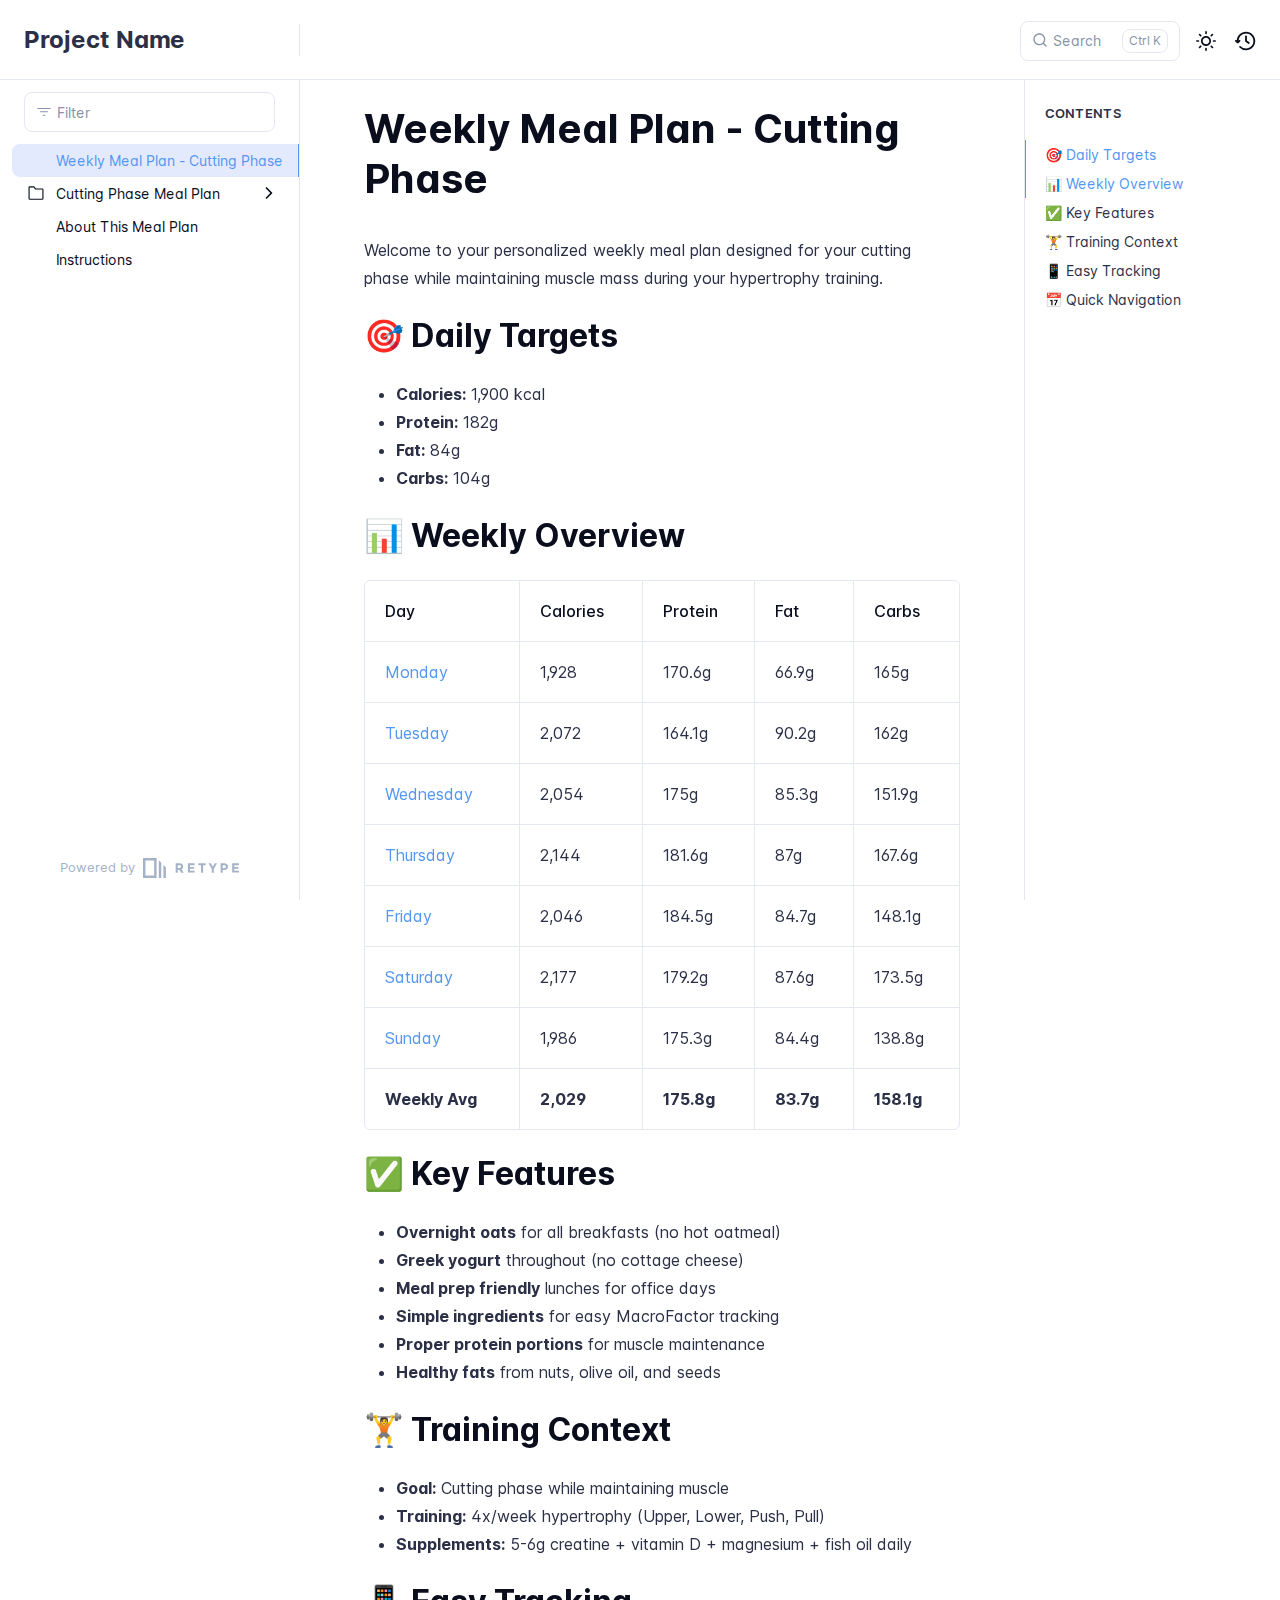
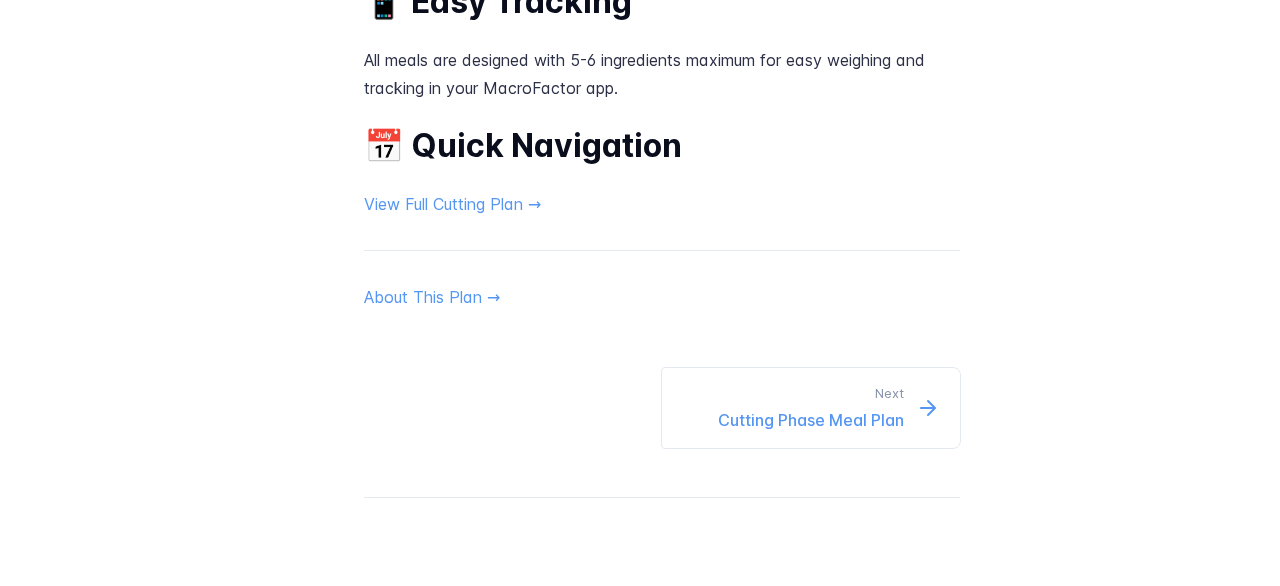
<file: index.html>
<!DOCTYPE html>
<html lang="en" class="h-full">
<head>
    <meta charset="UTF-8">
    <meta name="viewport" content="width=device-width,initial-scale=1">
    <meta name="turbo-cache-control" content="no-cache" data-turbo-track="reload" data-track-token="3.11.0.805043494006">

    <!-- See retype.com -->
    <meta name="generator" content="Retype 3.11.0">

    <!-- Primary Meta Tags -->
    <title>Weekly Meal Plan - Cutting Phase</title>
    <meta name="title" content="Weekly Meal Plan - Cutting Phase">
    <meta name="description" content="Welcome to your personalized weekly meal plan designed for your cutting phase while maintaining muscle mass during your hypertrophy training.">

    <!-- Canonical -->
    <link rel="canonical" href="/">

    <!-- Open Graph / Facebook -->
    <meta property="og:type" content="website">
    <meta property="og:url" content="/">
    <meta property="og:title" content="Weekly Meal Plan - Cutting Phase">
    <meta property="og:description" content="Welcome to your personalized weekly meal plan designed for your cutting phase while maintaining muscle mass during your hypertrophy training.">

    <!-- Twitter -->
    <meta property="twitter:card" content="summary_large_image">
    <meta property="twitter:url" content="/">
    <meta property="twitter:title" content="Weekly Meal Plan - Cutting Phase">
    <meta property="twitter:description" content="Welcome to your personalized weekly meal plan designed for your cutting phase while maintaining muscle mass during your hypertrophy training.">

    <script data-cfasync="false">(function(){var cl=document.documentElement.classList,ls=localStorage.getItem("retype_scheme"),hd=cl.contains("dark"),hl=cl.contains("light"),wm=window.matchMedia&&window.matchMedia("(prefers-color-scheme: dark)").matches;if(ls==="dark"||(!ls&&wm&&!hd&&!hl)){cl.remove("light");cl.add("dark")}else if(ls==="light"||(!ls&&!wm&&!hd&&!hl)){cl.remove("dark");cl.add("light")}})();</script>

    <link href="resources/css/retype.css?v=3.11.0.805043494006" rel="stylesheet">

    <script data-cfasync="false" src="resources/js/config.js?v=3.11.0.805043494006" data-turbo-eval="false" defer></script>
    <script data-cfasync="false" src="resources/js/retype.js?v=3.11.0" data-turbo-eval="false" defer></script>
    <script id="lunr-js" data-cfasync="false" src="resources/js/lunr.js?v=3.11.0.805043494006" data-turbo-eval="false" defer></script>
</head>
<body>
    <div id="retype-app" class="relative text-base antialiased text-base-text bg-base-bg font-body">
        <div class="absolute bottom-0 left-0" style="top: 5rem; right: 50%"></div>
    
        <header id="retype-header" class="sticky top-0 z-30 flex w-full h-16 bg-header-bg border-b border-header-border md:h-20">
            <div class="container relative flex items-center justify-between pr-6 grow md:justify-start">
                <!-- Mobile menu button skeleton -->
                <button v-cloak class="skeleton retype-mobile-menu-button flex items-center justify-center shrink-0 overflow-hidden dark:text-white focus:outline-none rounded-full w-10 h-10 ml-3.5 md:hidden"><svg xmlns="http://www.w3.org/2000/svg" class="mb-px shrink-0" width="24" height="24" viewBox="0 0 24 24" role="presentation" style="margin-bottom: 0px;"><g fill="currentColor"><path d="M2 4h20v2H2zM2 11h20v2H2zM2 18h20v2H2z"></path></g></svg></button>
                <div v-cloak id="retype-sidebar-left-toggle-button"></div>
        
                <!-- Logo -->
                <div class="flex items-center justify-between h-full py-2 md:w-75">
                    <div class="flex items-center px-2 md:px-6">
                        <a id="retype-branding-logo" href="" class="flex items-center leading-snug text-2xl">
                            <span class="dark:text-white font-bold line-clamp-1 md:line-clamp-2">Project Name</span>
                        </a>
                    </div>
        
                    <span class="hidden h-8 border-r md:inline-block border-base-border"></span>
                </div>
        
                <div class="flex justify-between md:grow">
                    <!-- Top Nav -->
                    <nav id="retype-header-nav" class="hidden md:flex">
                        <ul class="flex flex-col mb-4 md:pl-16 md:mb-0 md:flex-row md:items-center">
                            
                        </ul>
                    </nav>
        
                    <!-- Header Right Skeleton -->
                    <div v-cloak class="flex justify-end grow skeleton">
        
                        <!-- Search input mock -->
                        <div class="relative hidden w-40 lg:block lg:max-w-sm lg:ml-auto">
                            <div class="absolute flex items-center justify-center h-full pl-3 dark:text-dark-300">
                                <svg xmlns="http://www.w3.org/2000/svg" class="icon-base" width="16" height="16" viewBox="0 0 24 24" aria-labelledby="icon" role="presentation" style="margin-bottom: 1px;"><g fill="currentColor" ><path d="M21.71 20.29l-3.68-3.68A8.963 8.963 0 0020 11c0-4.96-4.04-9-9-9s-9 4.04-9 9 4.04 9 9 9c2.12 0 4.07-.74 5.61-1.97l3.68 3.68c.2.19.45.29.71.29s.51-.1.71-.29c.39-.39.39-1.03 0-1.42zM4 11c0-3.86 3.14-7 7-7s7 3.14 7 7c0 1.92-.78 3.66-2.04 4.93-.01.01-.02.01-.02.01-.01.01-.01.01-.01.02A6.98 6.98 0 0111 18c-3.86 0-7-3.14-7-7z" ></path></g></svg>
                            </div>
                            <input class="w-full h-10 placeholder-search-placeholder transition-colors duration-200 ease-in bg-search-bg border border-transparent rounded md:text-sm hover:border-search-border-hover focus:outline-none focus:border-search-border-focus" style="padding: 0.625rem 0.75rem 0.625rem 2rem" type="text" placeholder="Search">
                        </div>
        
                        <!-- Mobile search button -->
                        <div class="flex items-center justify-center w-10 h-10 lg:hidden">
                            <svg xmlns="http://www.w3.org/2000/svg" class="shrink-0 icon-base" width="20" height="20" viewBox="0 0 24 24" aria-labelledby="icon" role="presentation" style="margin-bottom: 0px;"><g fill="currentColor" ><path d="M21.71 20.29l-3.68-3.68A8.963 8.963 0 0020 11c0-4.96-4.04-9-9-9s-9 4.04-9 9 4.04 9 9 9c2.12 0 4.07-.74 5.61-1.97l3.68 3.68c.2.19.45.29.71.29s.51-.1.71-.29c.39-.39.39-1.03 0-1.42zM4 11c0-3.86 3.14-7 7-7s7 3.14 7 7c0 1.92-.78 3.66-2.04 4.93-.01.01-.02.01-.02.01-.01.01-.01.01-.01.02A6.98 6.98 0 0111 18c-3.86 0-7-3.14-7-7z" ></path></g></svg>
                        </div>
        
                        <!-- Dark mode switch placeholder -->
                        <div class="w-10 h-10 lg:ml-2"></div>
        
                        <!-- History button -->
                        <div class="flex items-center justify-center w-10 h-10" style="margin-right: -0.625rem;">
                            <svg xmlns="http://www.w3.org/2000/svg" class="shrink-0 icon-base" width="22" height="22" viewBox="0 0 24 24" aria-labelledby="icon" role="presentation" style="margin-bottom: 0px;"><g fill="currentColor" ><g ><path d="M12.01 6.01c-.55 0-1 .45-1 1V12a1 1 0 00.4.8l3 2.22a.985.985 0 001.39-.2.996.996 0 00-.21-1.4l-2.6-1.92V7.01c.02-.55-.43-1-.98-1z"></path><path d="M12.01 1.91c-5.33 0-9.69 4.16-10.05 9.4l-.29-.26a.997.997 0 10-1.34 1.48l1.97 1.79c.19.17.43.26.67.26s.48-.09.67-.26l1.97-1.79a.997.997 0 10-1.34-1.48l-.31.28c.34-4.14 3.82-7.41 8.05-7.41 4.46 0 8.08 3.63 8.08 8.09s-3.63 8.08-8.08 8.08c-2.18 0-4.22-.85-5.75-2.4a.996.996 0 10-1.42 1.4 10.02 10.02 0 007.17 2.99c5.56 0 10.08-4.52 10.08-10.08.01-5.56-4.52-10.09-10.08-10.09z"></path></g></g></svg>
                        </div>
                    </div>
        
                    <div v-cloak class="flex justify-end grow">
                        <div id="retype-mobile-search-button"></div>
                        <doc-search-desktop></doc-search-desktop>
        
                        <doc-theme-switch class="lg:ml-2"></doc-theme-switch>
                        <doc-history></doc-history>
                    </div>
                </div>
            </div>
        </header>
    
    
        <div id="retype-container" class="container relative flex bg-white">
            <!-- Sidebar Skeleton -->
            <div v-cloak class="fixed flex flex-col shrink-0 duration-300 ease-in-out bg-sidebar-left-bg border-sidebar-left-border sidebar top-20 w-75 border-r h-screen md:sticky transition-transform skeleton">
            
                <div class="flex items-center h-16 px-6">
                    <input class="w-full h-8 px-3 py-2 transition-colors duration-200 ease-linear bg-filter-bg border border-filter-border rounded shadow-none text-sm focus:outline-none focus:border-filter-border-focus" type="text" placeholder="Filter">
                </div>
            
                <div class="pl-6 mt-1 mb-4">
                    <div class="w-32 h-3 mb-4 bg-skeleton-bg rounded-full loading"></div>
                    <div class="w-48 h-3 mb-4 bg-skeleton-bg rounded-full loading"></div>
                    <div class="w-40 h-3 mb-4 bg-skeleton-bg rounded-full loading"></div>
                    <div class="w-32 h-3 mb-4 bg-skeleton-bg rounded-full loading"></div>
                    <div class="w-48 h-3 mb-4 bg-skeleton-bg rounded-full loading"></div>
                    <div class="w-40 h-3 mb-4 bg-skeleton-bg rounded-full loading"></div>
                </div>
            
                <div class="shrink-0 mt-auto bg-transparent dark:border-base-border">
                    <a class="flex items-center justify-center flex-nowrap h-16 text-gray-350 dark:text-dark-400 hover:text-gray-600 dark:hover:text-dark-300 transition-colors duration-150 ease-in docs-powered-by" target="_blank" href="https://retype.com/" rel="noopener">
                        <span class="text-xs whitespace-nowrap">Powered by</span>
                        <svg xmlns="http://www.w3.org/2000/svg" class="ml-2" fill="currentColor" width="96" height="20" overflow="visible"><path d="M0 0v20h13.59V0H0zm11.15 17.54H2.44V2.46h8.71v15.08zM15.8 20h2.44V4.67L15.8 2.22zM20.45 6.89V20h2.44V9.34z"/><g><path d="M40.16 8.44c0 1.49-.59 2.45-1.75 2.88l2.34 3.32h-2.53l-2.04-2.96h-1.43v2.96h-2.06V5.36h3.5c1.43 0 2.46.24 3.07.73s.9 1.27.9 2.35zm-2.48 1.1c.26-.23.38-.59.38-1.09 0-.5-.13-.84-.4-1.03s-.73-.28-1.39-.28h-1.54v2.75h1.5c.72 0 1.2-.12 1.45-.35zM51.56 5.36V7.2h-4.59v1.91h4.13v1.76h-4.13v1.92h4.74v1.83h-6.79V5.36h6.64zM60.09 7.15v7.48h-2.06V7.15h-2.61V5.36h7.28v1.79h-2.61zM70.81 14.64h-2.06v-3.66l-3.19-5.61h2.23l1.99 3.45 1.99-3.45H74l-3.19 5.61v3.66zM83.99 6.19c.65.55.97 1.4.97 2.55s-.33 1.98-1 2.51-1.68.8-3.04.8h-1.23v2.59h-2.06V5.36h3.26c1.42 0 2.45.28 3.1.83zm-1.51 3.65c.25-.28.37-.69.37-1.22s-.16-.92-.48-1.14c-.32-.23-.82-.34-1.5-.34H79.7v3.12h1.38c.68 0 1.15-.14 1.4-.42zM95.85 5.36V7.2h-4.59v1.91h4.13v1.76h-4.13v1.92H96v1.83h-6.79V5.36h6.64z"/></g></svg>
                    </a>
                </div>
            </div>
            
            <!-- Sidebar component -->
            <doc-sidebar v-cloak>
                <template #sidebar-footer>
                    <div class="shrink-0 mt-auto border-t md:bg-transparent md:border-none dark:border-base-border">
            
                        <a class="flex items-center justify-center flex-nowrap h-16 text-gray-350 dark:text-dark-400 hover:text-gray-600 dark:hover:text-dark-300 transition-colors duration-150 ease-in docs-powered-by" target="_blank" href="https://retype.com/" rel="noopener">
                            <span class="text-xs whitespace-nowrap">Powered by</span>
                            <svg xmlns="http://www.w3.org/2000/svg" class="ml-2" fill="currentColor" width="96" height="20" overflow="visible"><path d="M0 0v20h13.59V0H0zm11.15 17.54H2.44V2.46h8.71v15.08zM15.8 20h2.44V4.67L15.8 2.22zM20.45 6.89V20h2.44V9.34z"/><g><path d="M40.16 8.44c0 1.49-.59 2.45-1.75 2.88l2.34 3.32h-2.53l-2.04-2.96h-1.43v2.96h-2.06V5.36h3.5c1.43 0 2.46.24 3.07.73s.9 1.27.9 2.35zm-2.48 1.1c.26-.23.38-.59.38-1.09 0-.5-.13-.84-.4-1.03s-.73-.28-1.39-.28h-1.54v2.75h1.5c.72 0 1.2-.12 1.45-.35zM51.56 5.36V7.2h-4.59v1.91h4.13v1.76h-4.13v1.92h4.74v1.83h-6.79V5.36h6.64zM60.09 7.15v7.48h-2.06V7.15h-2.61V5.36h7.28v1.79h-2.61zM70.81 14.64h-2.06v-3.66l-3.19-5.61h2.23l1.99 3.45 1.99-3.45H74l-3.19 5.61v3.66zM83.99 6.19c.65.55.97 1.4.97 2.55s-.33 1.98-1 2.51-1.68.8-3.04.8h-1.23v2.59h-2.06V5.36h3.26c1.42 0 2.45.28 3.1.83zm-1.51 3.65c.25-.28.37-.69.37-1.22s-.16-.92-.48-1.14c-.32-.23-.82-.34-1.5-.34H79.7v3.12h1.38c.68 0 1.15-.14 1.4-.42zM95.85 5.36V7.2h-4.59v1.91h4.13v1.76h-4.13v1.92H96v1.83h-6.79V5.36h6.64z"/></g></svg>
                        </a>
                    </div>
                </template>
            </doc-sidebar>
    
            <div class="grow min-w-0 bg-body-bg">
                <!-- Render "toolbar" template here on api pages --><!-- Render page content -->
                <div class="flex">
                    <div id="retype-main" class="min-w-0 p-4 grow md:px-16">
                        <main class="relative pb-12 lg:pt-2">
                            <div class="retype-markdown" id="retype-content">
                                <!-- Rendered if sidebar right is enabled -->
                                <div id="retype-sidebar-right-toggle"></div>
                                <!-- Page content  -->
<doc-anchor-target id="weekly-meal-plan---cutting-phase" class="break-words">
    <h1>
        <doc-anchor-trigger class="header-anchor-trigger" to="#weekly-meal-plan---cutting-phase">#</doc-anchor-trigger>
        <span>Weekly Meal Plan - Cutting Phase</span>
    </h1>
</doc-anchor-target>
<p>Welcome to your personalized weekly meal plan designed for your cutting phase while maintaining muscle mass during your hypertrophy training.</p>
<doc-anchor-target id="-daily-targets">
    <h2>
        <doc-anchor-trigger class="header-anchor-trigger" to="#-daily-targets">#</doc-anchor-trigger>
        <span><span class="docs-emoji">&#x1F3AF;</span> Daily Targets</span>
    </h2>
</doc-anchor-target>
<ul>
<li><strong>Calories:</strong> 1,900 kcal</li>
<li><strong>Protein:</strong> 182g</li>
<li><strong>Fat:</strong> 84g</li>
<li><strong>Carbs:</strong> 104g</li>
</ul>
<doc-anchor-target id="-weekly-overview">
    <h2>
        <doc-anchor-trigger class="header-anchor-trigger" to="#-weekly-overview">#</doc-anchor-trigger>
        <span><span class="docs-emoji">&#x1F4CA;</span> Weekly Overview</span>
    </h2>
</doc-anchor-target>
<div class="table-wrapper scrollbar overflow-hidden">
<table class="comfortable">
<thead>
<tr>
<th>Day</th>
<th>Calories</th>
<th>Protein</th>
<th>Fat</th>
<th>Carbs</th>
</tr>
</thead>
<tbody>
<tr>
<td><a href="cutting/monday/">Monday</a></td>
<td>1,928</td>
<td>170.6g</td>
<td>66.9g</td>
<td>165g</td>
</tr>
<tr>
<td><a href="cutting/tuesday/">Tuesday</a></td>
<td>2,072</td>
<td>164.1g</td>
<td>90.2g</td>
<td>162g</td>
</tr>
<tr>
<td><a href="cutting/wednesday/">Wednesday</a></td>
<td>2,054</td>
<td>175g</td>
<td>85.3g</td>
<td>151.9g</td>
</tr>
<tr>
<td><a href="cutting/thursday/">Thursday</a></td>
<td>2,144</td>
<td>181.6g</td>
<td>87g</td>
<td>167.6g</td>
</tr>
<tr>
<td><a href="cutting/friday/">Friday</a></td>
<td>2,046</td>
<td>184.5g</td>
<td>84.7g</td>
<td>148.1g</td>
</tr>
<tr>
<td><a href="cutting/saturday/">Saturday</a></td>
<td>2,177</td>
<td>179.2g</td>
<td>87.6g</td>
<td>173.5g</td>
</tr>
<tr>
<td><a href="cutting/sunday/">Sunday</a></td>
<td>1,986</td>
<td>175.3g</td>
<td>84.4g</td>
<td>138.8g</td>
</tr>
<tr>
<td><strong>Weekly Avg</strong></td>
<td><strong>2,029</strong></td>
<td><strong>175.8g</strong></td>
<td><strong>83.7g</strong></td>
<td><strong>158.1g</strong></td>
</tr>
</tbody>
</table>
</div>
<doc-anchor-target id="-key-features">
    <h2>
        <doc-anchor-trigger class="header-anchor-trigger" to="#-key-features">#</doc-anchor-trigger>
        <span><span class="docs-emoji">&#x2705;</span> Key Features</span>
    </h2>
</doc-anchor-target>
<ul>
<li><strong>Overnight oats</strong> for all breakfasts (no hot oatmeal)</li>
<li><strong>Greek yogurt</strong> throughout (no cottage cheese)</li>
<li><strong>Meal prep friendly</strong> lunches for office days</li>
<li><strong>Simple ingredients</strong> for easy MacroFactor tracking</li>
<li><strong>Proper protein portions</strong> for muscle maintenance</li>
<li><strong>Healthy fats</strong> from nuts, olive oil, and seeds</li>
</ul>
<doc-anchor-target id="-training-context">
    <h2>
        <doc-anchor-trigger class="header-anchor-trigger" to="#-training-context">#</doc-anchor-trigger>
        <span><span class="docs-emoji">&#x1F3CB;&#xFE0F;</span> Training Context</span>
    </h2>
</doc-anchor-target>
<ul>
<li><strong>Goal:</strong> Cutting phase while maintaining muscle</li>
<li><strong>Training:</strong> 4x/week hypertrophy (Upper, Lower, Push, Pull)</li>
<li><strong>Supplements:</strong> 5-6g creatine + vitamin D + magnesium + fish oil daily</li>
</ul>
<doc-anchor-target id="-easy-tracking">
    <h2>
        <doc-anchor-trigger class="header-anchor-trigger" to="#-easy-tracking">#</doc-anchor-trigger>
        <span><span class="docs-emoji">&#x1F4F1;</span> Easy Tracking</span>
    </h2>
</doc-anchor-target>
<p>All meals are designed with 5-6 ingredients maximum for easy weighing and tracking in your MacroFactor app.</p>
<doc-anchor-target id="-quick-navigation">
    <h2>
        <doc-anchor-trigger class="header-anchor-trigger" to="#-quick-navigation">#</doc-anchor-trigger>
        <span><span class="docs-emoji">&#x1F4C5;</span> Quick Navigation</span>
    </h2>
</doc-anchor-target>
<p><strong><a href="cutting/">View Full Cutting Plan →</a></strong></p>
<hr>
<p><strong><a href="about/">About This Plan →</a></strong></p>

                                
                                <!-- Required only on API pages -->
                                <doc-toolbar-member-filter-no-results></doc-toolbar-member-filter-no-results>
                            </div>
                            <footer id="retype-content-footer" class="clear-both">
                            
                                <nav id="retype-nextprev" class="print:hidden flex mt-14">
                                    <div class="w-1/2">
                                    </div>
                            
                                    <div class="w-1/2">
                                        <a class="px-5 py-4 -mx-px h-full flex items-center justify-end break-normal font-medium text-body-link border border-base-border hover:border-base-border-hover rounded-l rounded-r-lg transition-colors duration-150 relative hover:z-5" href="cutting/">
                                            <span>
                                                <span class="block text-xs font-normal text-right text-base-text-muted">Next</span>
                                                <span class="block mt-1">Cutting Phase Meal Plan</span>
                                            </span>
                                            <svg xmlns="http://www.w3.org/2000/svg" class="ml-3" width="24" height="24" viewBox="0 0 24 24" fill="currentColor" overflow="visible"><path d="M19.92 12.38a1 1 0 00-.22-1.09l-7-7a.996.996 0 10-1.41 1.41l5.3 5.3H5c-.55 0-1 .45-1 1s.45 1 1 1h11.59l-5.29 5.29a.996.996 0 000 1.41c.19.2.44.3.7.3s.51-.1.71-.29l7-7c.09-.09.16-.21.21-.33z" /><path fill="none" d="M0 0h24v24H0z" /></svg>
                                        </a>
                                    </div>
                                </nav>
                            </footer>
                        </main>
                
                        <div id="retype-page-footer" class="print:border-none border-t border-base-border pt-6 mb-8">
                            <footer class="flex flex-wrap items-center justify-between print:justify-center">
                                <div id="retype-footer-links" class="print:hidden">
                                    <ul class="flex flex-wrap items-center text-sm">
                                    </ul>
                                </div>
                                <div id="retype-copyright" class="print:justify-center py-2 text-footer-text font-footer-link-weight text-sm leading-relaxed"></div>
                            </footer>
                        </div>
                    </div>
                
                    <!-- Rendered if sidebar right is enabled -->
                    <!-- Sidebar right skeleton-->
                    <div v-cloak class="fixed top-0 bottom-0 right-0 translate-x-full bg-sidebar-right-bg border-sidebar-right-border lg:sticky lg:border-l lg:shrink-0 lg:pt-6 lg:transform-none sm:w-1/2 lg:w-64 lg:z-0 md:w-104 sidebar-right skeleton">
                        <div class="pl-5">
                            <div class="w-32 h-3 mb-4 bg-skeleton-bg rounded-full loading"></div>
                            <div class="w-48 h-3 mb-4 bg-skeleton-bg rounded-full loading"></div>
                            <div class="w-40 h-3 mb-4 bg-skeleton-bg rounded-full loading"></div>
                        </div>
                    </div>
                
                    <!-- User should be able to hide sidebar right -->
                    <doc-sidebar-right v-cloak></doc-sidebar-right>
                </div>

            </div>
        </div>
    
        <doc-search-mobile></doc-search-mobile>
        <doc-back-to-top></doc-back-to-top>
    </div>


    <div id="retype-overlay-target"></div>

    <script data-cfasync="false">window.__DOCS__ = { "title": "Weekly Meal Plan - Cutting Phase", isRoot: true, level: 0, icon: "file", hasPrism: false, hasMermaid: false, hasMath: false, tocDepth: 23 }</script>
</body>
</html>
</file>
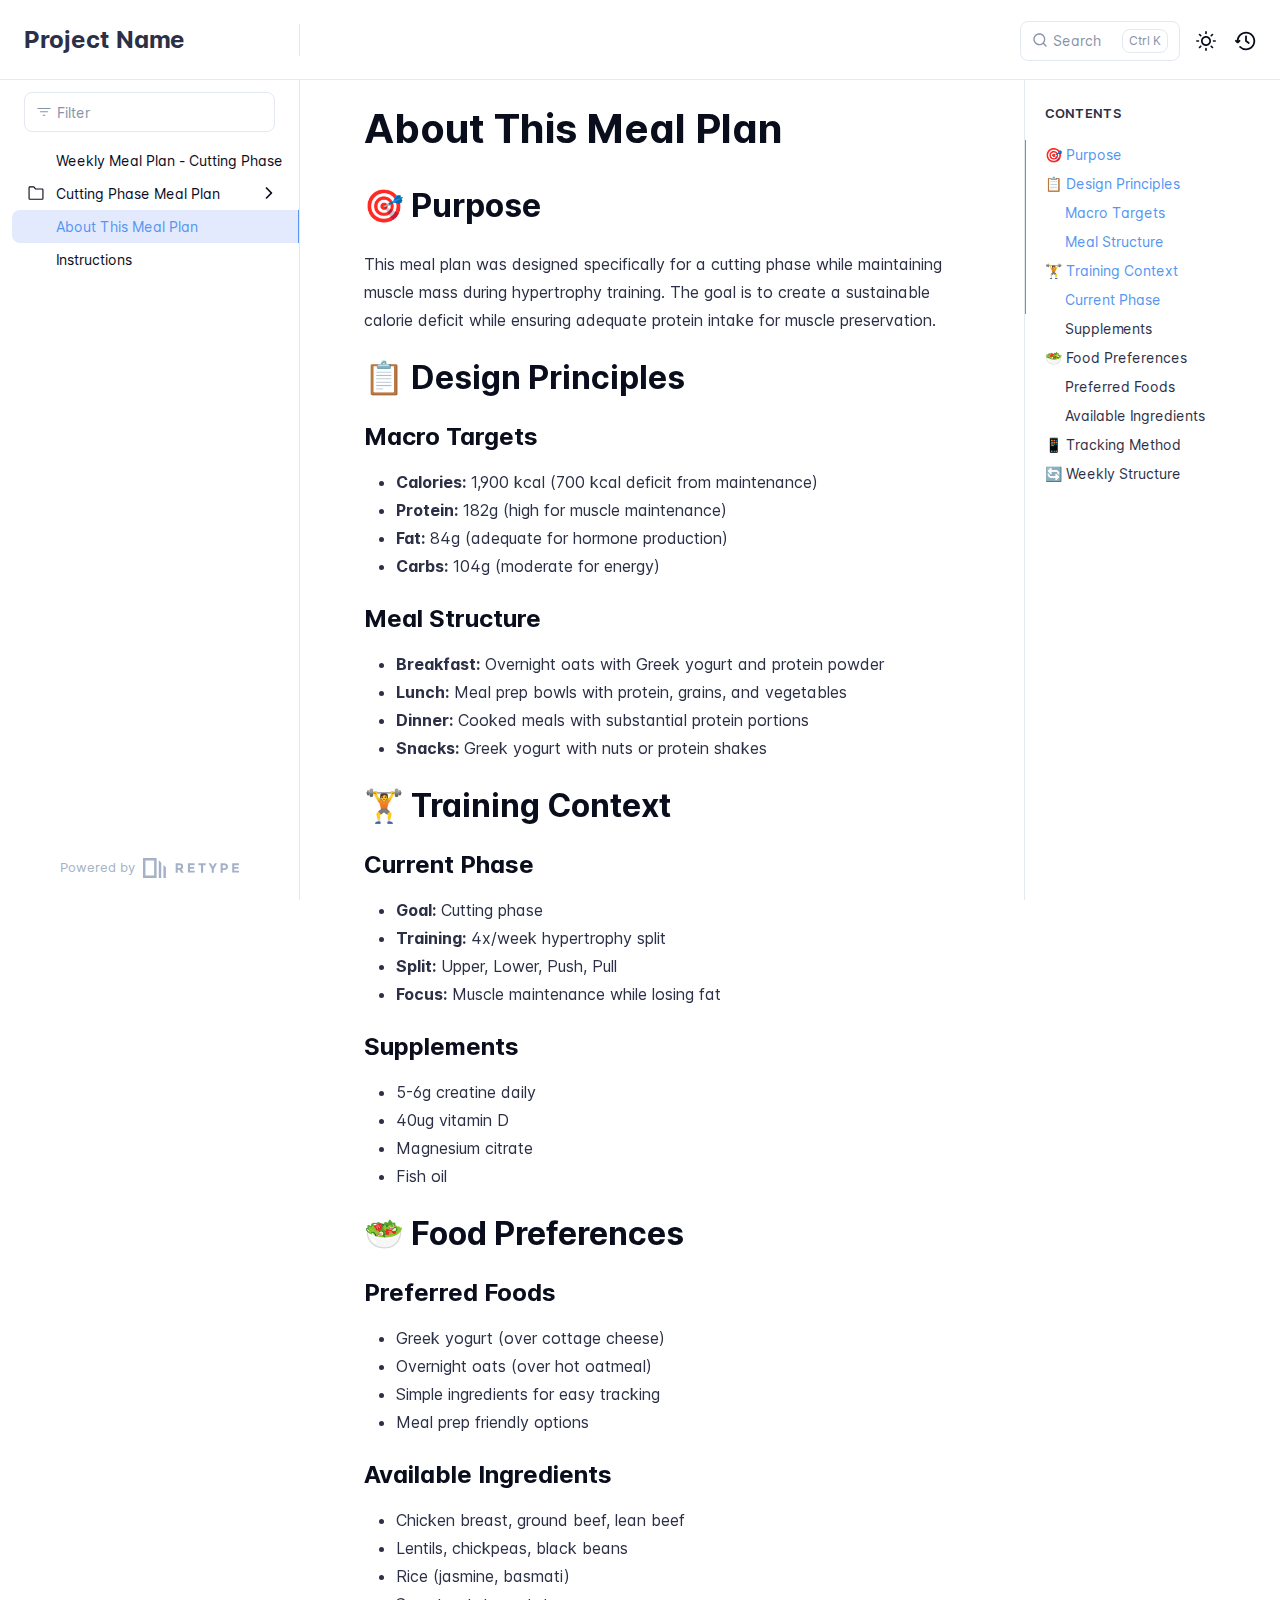
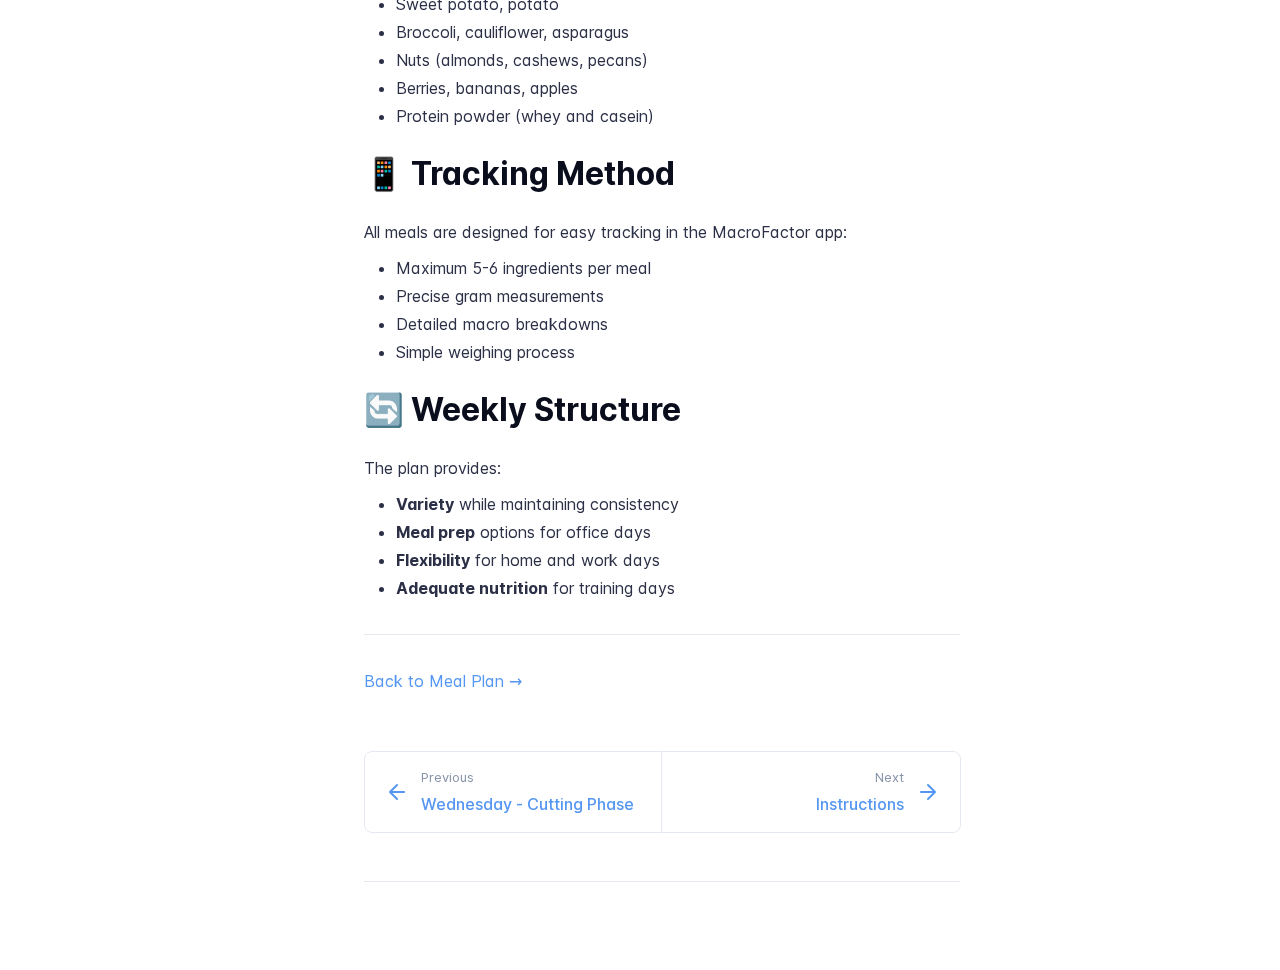
<file: about/index.html>
<!DOCTYPE html>
<html lang="en" class="h-full">
<head>
    <meta charset="UTF-8">
    <meta name="viewport" content="width=device-width,initial-scale=1">
    <meta name="turbo-cache-control" content="no-cache" data-turbo-track="reload" data-track-token="3.11.0.805043494006">

    <!-- See retype.com -->
    <meta name="generator" content="Retype 3.11.0">

    <!-- Primary Meta Tags -->
    <title>About This Meal Plan</title>
    <meta name="title" content="About This Meal Plan">
    <meta name="description" content="This meal plan was designed specifically for a cutting phase while maintaining muscle mass during hypertrophy training.">

    <!-- Canonical -->
    <link rel="canonical" href="/about/">

    <!-- Open Graph / Facebook -->
    <meta property="og:type" content="website">
    <meta property="og:url" content="/about/">
    <meta property="og:title" content="About This Meal Plan">
    <meta property="og:description" content="This meal plan was designed specifically for a cutting phase while maintaining muscle mass during hypertrophy training.">

    <!-- Twitter -->
    <meta property="twitter:card" content="summary_large_image">
    <meta property="twitter:url" content="/about/">
    <meta property="twitter:title" content="About This Meal Plan">
    <meta property="twitter:description" content="This meal plan was designed specifically for a cutting phase while maintaining muscle mass during hypertrophy training.">

    <script data-cfasync="false">(function(){var cl=document.documentElement.classList,ls=localStorage.getItem("retype_scheme"),hd=cl.contains("dark"),hl=cl.contains("light"),wm=window.matchMedia&&window.matchMedia("(prefers-color-scheme: dark)").matches;if(ls==="dark"||(!ls&&wm&&!hd&&!hl)){cl.remove("light");cl.add("dark")}else if(ls==="light"||(!ls&&!wm&&!hd&&!hl)){cl.remove("dark");cl.add("light")}})();</script>

    <link href="../resources/css/retype.css?v=3.11.0.805043494006" rel="stylesheet">

    <script data-cfasync="false" src="../resources/js/config.js?v=3.11.0.805043494006" data-turbo-eval="false" defer></script>
    <script data-cfasync="false" src="../resources/js/retype.js?v=3.11.0" data-turbo-eval="false" defer></script>
    <script id="lunr-js" data-cfasync="false" src="../resources/js/lunr.js?v=3.11.0.805043494006" data-turbo-eval="false" defer></script>
</head>
<body>
    <div id="retype-app" class="relative text-base antialiased text-base-text bg-base-bg font-body">
        <div class="absolute bottom-0 left-0" style="top: 5rem; right: 50%"></div>
    
        <header id="retype-header" class="sticky top-0 z-30 flex w-full h-16 bg-header-bg border-b border-header-border md:h-20">
            <div class="container relative flex items-center justify-between pr-6 grow md:justify-start">
                <!-- Mobile menu button skeleton -->
                <button v-cloak class="skeleton retype-mobile-menu-button flex items-center justify-center shrink-0 overflow-hidden dark:text-white focus:outline-none rounded-full w-10 h-10 ml-3.5 md:hidden"><svg xmlns="http://www.w3.org/2000/svg" class="mb-px shrink-0" width="24" height="24" viewBox="0 0 24 24" role="presentation" style="margin-bottom: 0px;"><g fill="currentColor"><path d="M2 4h20v2H2zM2 11h20v2H2zM2 18h20v2H2z"></path></g></svg></button>
                <div v-cloak id="retype-sidebar-left-toggle-button"></div>
        
                <!-- Logo -->
                <div class="flex items-center justify-between h-full py-2 md:w-75">
                    <div class="flex items-center px-2 md:px-6">
                        <a id="retype-branding-logo" href="../" class="flex items-center leading-snug text-2xl">
                            <span class="dark:text-white font-bold line-clamp-1 md:line-clamp-2">Project Name</span>
                        </a>
                    </div>
        
                    <span class="hidden h-8 border-r md:inline-block border-base-border"></span>
                </div>
        
                <div class="flex justify-between md:grow">
                    <!-- Top Nav -->
                    <nav id="retype-header-nav" class="hidden md:flex">
                        <ul class="flex flex-col mb-4 md:pl-16 md:mb-0 md:flex-row md:items-center">
                            
                        </ul>
                    </nav>
        
                    <!-- Header Right Skeleton -->
                    <div v-cloak class="flex justify-end grow skeleton">
        
                        <!-- Search input mock -->
                        <div class="relative hidden w-40 lg:block lg:max-w-sm lg:ml-auto">
                            <div class="absolute flex items-center justify-center h-full pl-3 dark:text-dark-300">
                                <svg xmlns="http://www.w3.org/2000/svg" class="icon-base" width="16" height="16" viewBox="0 0 24 24" aria-labelledby="icon" role="presentation" style="margin-bottom: 1px;"><g fill="currentColor" ><path d="M21.71 20.29l-3.68-3.68A8.963 8.963 0 0020 11c0-4.96-4.04-9-9-9s-9 4.04-9 9 4.04 9 9 9c2.12 0 4.07-.74 5.61-1.97l3.68 3.68c.2.19.45.29.71.29s.51-.1.71-.29c.39-.39.39-1.03 0-1.42zM4 11c0-3.86 3.14-7 7-7s7 3.14 7 7c0 1.92-.78 3.66-2.04 4.93-.01.01-.02.01-.02.01-.01.01-.01.01-.01.02A6.98 6.98 0 0111 18c-3.86 0-7-3.14-7-7z" ></path></g></svg>
                            </div>
                            <input class="w-full h-10 placeholder-search-placeholder transition-colors duration-200 ease-in bg-search-bg border border-transparent rounded md:text-sm hover:border-search-border-hover focus:outline-none focus:border-search-border-focus" style="padding: 0.625rem 0.75rem 0.625rem 2rem" type="text" placeholder="Search">
                        </div>
        
                        <!-- Mobile search button -->
                        <div class="flex items-center justify-center w-10 h-10 lg:hidden">
                            <svg xmlns="http://www.w3.org/2000/svg" class="shrink-0 icon-base" width="20" height="20" viewBox="0 0 24 24" aria-labelledby="icon" role="presentation" style="margin-bottom: 0px;"><g fill="currentColor" ><path d="M21.71 20.29l-3.68-3.68A8.963 8.963 0 0020 11c0-4.96-4.04-9-9-9s-9 4.04-9 9 4.04 9 9 9c2.12 0 4.07-.74 5.61-1.97l3.68 3.68c.2.19.45.29.71.29s.51-.1.71-.29c.39-.39.39-1.03 0-1.42zM4 11c0-3.86 3.14-7 7-7s7 3.14 7 7c0 1.92-.78 3.66-2.04 4.93-.01.01-.02.01-.02.01-.01.01-.01.01-.01.02A6.98 6.98 0 0111 18c-3.86 0-7-3.14-7-7z" ></path></g></svg>
                        </div>
        
                        <!-- Dark mode switch placeholder -->
                        <div class="w-10 h-10 lg:ml-2"></div>
        
                        <!-- History button -->
                        <div class="flex items-center justify-center w-10 h-10" style="margin-right: -0.625rem;">
                            <svg xmlns="http://www.w3.org/2000/svg" class="shrink-0 icon-base" width="22" height="22" viewBox="0 0 24 24" aria-labelledby="icon" role="presentation" style="margin-bottom: 0px;"><g fill="currentColor" ><g ><path d="M12.01 6.01c-.55 0-1 .45-1 1V12a1 1 0 00.4.8l3 2.22a.985.985 0 001.39-.2.996.996 0 00-.21-1.4l-2.6-1.92V7.01c.02-.55-.43-1-.98-1z"></path><path d="M12.01 1.91c-5.33 0-9.69 4.16-10.05 9.4l-.29-.26a.997.997 0 10-1.34 1.48l1.97 1.79c.19.17.43.26.67.26s.48-.09.67-.26l1.97-1.79a.997.997 0 10-1.34-1.48l-.31.28c.34-4.14 3.82-7.41 8.05-7.41 4.46 0 8.08 3.63 8.08 8.09s-3.63 8.08-8.08 8.08c-2.18 0-4.22-.85-5.75-2.4a.996.996 0 10-1.42 1.4 10.02 10.02 0 007.17 2.99c5.56 0 10.08-4.52 10.08-10.08.01-5.56-4.52-10.09-10.08-10.09z"></path></g></g></svg>
                        </div>
                    </div>
        
                    <div v-cloak class="flex justify-end grow">
                        <div id="retype-mobile-search-button"></div>
                        <doc-search-desktop></doc-search-desktop>
        
                        <doc-theme-switch class="lg:ml-2"></doc-theme-switch>
                        <doc-history></doc-history>
                    </div>
                </div>
            </div>
        </header>
    
    
        <div id="retype-container" class="container relative flex bg-white">
            <!-- Sidebar Skeleton -->
            <div v-cloak class="fixed flex flex-col shrink-0 duration-300 ease-in-out bg-sidebar-left-bg border-sidebar-left-border sidebar top-20 w-75 border-r h-screen md:sticky transition-transform skeleton">
            
                <div class="flex items-center h-16 px-6">
                    <input class="w-full h-8 px-3 py-2 transition-colors duration-200 ease-linear bg-filter-bg border border-filter-border rounded shadow-none text-sm focus:outline-none focus:border-filter-border-focus" type="text" placeholder="Filter">
                </div>
            
                <div class="pl-6 mt-1 mb-4">
                    <div class="w-32 h-3 mb-4 bg-skeleton-bg rounded-full loading"></div>
                    <div class="w-48 h-3 mb-4 bg-skeleton-bg rounded-full loading"></div>
                    <div class="w-40 h-3 mb-4 bg-skeleton-bg rounded-full loading"></div>
                    <div class="w-32 h-3 mb-4 bg-skeleton-bg rounded-full loading"></div>
                    <div class="w-48 h-3 mb-4 bg-skeleton-bg rounded-full loading"></div>
                    <div class="w-40 h-3 mb-4 bg-skeleton-bg rounded-full loading"></div>
                </div>
            
                <div class="shrink-0 mt-auto bg-transparent dark:border-base-border">
                    <a class="flex items-center justify-center flex-nowrap h-16 text-gray-350 dark:text-dark-400 hover:text-gray-600 dark:hover:text-dark-300 transition-colors duration-150 ease-in docs-powered-by" target="_blank" href="https://retype.com/" rel="noopener">
                        <span class="text-xs whitespace-nowrap">Powered by</span>
                        <svg xmlns="http://www.w3.org/2000/svg" class="ml-2" fill="currentColor" width="96" height="20" overflow="visible"><path d="M0 0v20h13.59V0H0zm11.15 17.54H2.44V2.46h8.71v15.08zM15.8 20h2.44V4.67L15.8 2.22zM20.45 6.89V20h2.44V9.34z"/><g><path d="M40.16 8.44c0 1.49-.59 2.45-1.75 2.88l2.34 3.32h-2.53l-2.04-2.96h-1.43v2.96h-2.06V5.36h3.5c1.43 0 2.46.24 3.07.73s.9 1.27.9 2.35zm-2.48 1.1c.26-.23.38-.59.38-1.09 0-.5-.13-.84-.4-1.03s-.73-.28-1.39-.28h-1.54v2.75h1.5c.72 0 1.2-.12 1.45-.35zM51.56 5.36V7.2h-4.59v1.91h4.13v1.76h-4.13v1.92h4.74v1.83h-6.79V5.36h6.64zM60.09 7.15v7.48h-2.06V7.15h-2.61V5.36h7.28v1.79h-2.61zM70.81 14.64h-2.06v-3.66l-3.19-5.61h2.23l1.99 3.45 1.99-3.45H74l-3.19 5.61v3.66zM83.99 6.19c.65.55.97 1.4.97 2.55s-.33 1.98-1 2.51-1.68.8-3.04.8h-1.23v2.59h-2.06V5.36h3.26c1.42 0 2.45.28 3.1.83zm-1.51 3.65c.25-.28.37-.69.37-1.22s-.16-.92-.48-1.14c-.32-.23-.82-.34-1.5-.34H79.7v3.12h1.38c.68 0 1.15-.14 1.4-.42zM95.85 5.36V7.2h-4.59v1.91h4.13v1.76h-4.13v1.92H96v1.83h-6.79V5.36h6.64z"/></g></svg>
                    </a>
                </div>
            </div>
            
            <!-- Sidebar component -->
            <doc-sidebar v-cloak>
                <template #sidebar-footer>
                    <div class="shrink-0 mt-auto border-t md:bg-transparent md:border-none dark:border-base-border">
            
                        <a class="flex items-center justify-center flex-nowrap h-16 text-gray-350 dark:text-dark-400 hover:text-gray-600 dark:hover:text-dark-300 transition-colors duration-150 ease-in docs-powered-by" target="_blank" href="https://retype.com/" rel="noopener">
                            <span class="text-xs whitespace-nowrap">Powered by</span>
                            <svg xmlns="http://www.w3.org/2000/svg" class="ml-2" fill="currentColor" width="96" height="20" overflow="visible"><path d="M0 0v20h13.59V0H0zm11.15 17.54H2.44V2.46h8.71v15.08zM15.8 20h2.44V4.67L15.8 2.22zM20.45 6.89V20h2.44V9.34z"/><g><path d="M40.16 8.44c0 1.49-.59 2.45-1.75 2.88l2.34 3.32h-2.53l-2.04-2.96h-1.43v2.96h-2.06V5.36h3.5c1.43 0 2.46.24 3.07.73s.9 1.27.9 2.35zm-2.48 1.1c.26-.23.38-.59.38-1.09 0-.5-.13-.84-.4-1.03s-.73-.28-1.39-.28h-1.54v2.75h1.5c.72 0 1.2-.12 1.45-.35zM51.56 5.36V7.2h-4.59v1.91h4.13v1.76h-4.13v1.92h4.74v1.83h-6.79V5.36h6.64zM60.09 7.15v7.48h-2.06V7.15h-2.61V5.36h7.28v1.79h-2.61zM70.81 14.64h-2.06v-3.66l-3.19-5.61h2.23l1.99 3.45 1.99-3.45H74l-3.19 5.61v3.66zM83.99 6.19c.65.55.97 1.4.97 2.55s-.33 1.98-1 2.51-1.68.8-3.04.8h-1.23v2.59h-2.06V5.36h3.26c1.42 0 2.45.28 3.1.83zm-1.51 3.65c.25-.28.37-.69.37-1.22s-.16-.92-.48-1.14c-.32-.23-.82-.34-1.5-.34H79.7v3.12h1.38c.68 0 1.15-.14 1.4-.42zM95.85 5.36V7.2h-4.59v1.91h4.13v1.76h-4.13v1.92H96v1.83h-6.79V5.36h6.64z"/></g></svg>
                        </a>
                    </div>
                </template>
            </doc-sidebar>
    
            <div class="grow min-w-0 bg-body-bg">
                <!-- Render "toolbar" template here on api pages --><!-- Render page content -->
                <div class="flex">
                    <div id="retype-main" class="min-w-0 p-4 grow md:px-16">
                        <main class="relative pb-12 lg:pt-2">
                            <div class="retype-markdown" id="retype-content">
                                <!-- Rendered if sidebar right is enabled -->
                                <div id="retype-sidebar-right-toggle"></div>
                                <!-- Page content  -->
<doc-anchor-target id="about-this-meal-plan" class="break-words">
    <h1>
        <doc-anchor-trigger class="header-anchor-trigger" to="#about-this-meal-plan">#</doc-anchor-trigger>
        <span>About This Meal Plan</span>
    </h1>
</doc-anchor-target>
<doc-anchor-target id="-purpose">
    <h2>
        <doc-anchor-trigger class="header-anchor-trigger" to="#-purpose">#</doc-anchor-trigger>
        <span><span class="docs-emoji">&#x1F3AF;</span> Purpose</span>
    </h2>
</doc-anchor-target>
<p>This meal plan was designed specifically for a cutting phase while maintaining muscle mass during hypertrophy training. The goal is to create a sustainable calorie deficit while ensuring adequate protein intake for muscle preservation.</p>
<doc-anchor-target id="-design-principles">
    <h2>
        <doc-anchor-trigger class="header-anchor-trigger" to="#-design-principles">#</doc-anchor-trigger>
        <span><span class="docs-emoji">&#x1F4CB;</span> Design Principles</span>
    </h2>
</doc-anchor-target>
<doc-anchor-target id="macro-targets">
    <h3>
        <doc-anchor-trigger class="header-anchor-trigger" to="#macro-targets">#</doc-anchor-trigger>
        <span>Macro Targets</span>
    </h3>
</doc-anchor-target>
<ul>
<li><strong>Calories:</strong> 1,900 kcal (700 kcal deficit from maintenance)</li>
<li><strong>Protein:</strong> 182g (high for muscle maintenance)</li>
<li><strong>Fat:</strong> 84g (adequate for hormone production)</li>
<li><strong>Carbs:</strong> 104g (moderate for energy)</li>
</ul>
<doc-anchor-target id="meal-structure">
    <h3>
        <doc-anchor-trigger class="header-anchor-trigger" to="#meal-structure">#</doc-anchor-trigger>
        <span>Meal Structure</span>
    </h3>
</doc-anchor-target>
<ul>
<li><strong>Breakfast:</strong> Overnight oats with Greek yogurt and protein powder</li>
<li><strong>Lunch:</strong> Meal prep bowls with protein, grains, and vegetables</li>
<li><strong>Dinner:</strong> Cooked meals with substantial protein portions</li>
<li><strong>Snacks:</strong> Greek yogurt with nuts or protein shakes</li>
</ul>
<doc-anchor-target id="-training-context">
    <h2>
        <doc-anchor-trigger class="header-anchor-trigger" to="#-training-context">#</doc-anchor-trigger>
        <span><span class="docs-emoji">&#x1F3CB;&#xFE0F;</span> Training Context</span>
    </h2>
</doc-anchor-target>
<doc-anchor-target id="current-phase">
    <h3>
        <doc-anchor-trigger class="header-anchor-trigger" to="#current-phase">#</doc-anchor-trigger>
        <span>Current Phase</span>
    </h3>
</doc-anchor-target>
<ul>
<li><strong>Goal:</strong> Cutting phase</li>
<li><strong>Training:</strong> 4x/week hypertrophy split</li>
<li><strong>Split:</strong> Upper, Lower, Push, Pull</li>
<li><strong>Focus:</strong> Muscle maintenance while losing fat</li>
</ul>
<doc-anchor-target id="supplements">
    <h3>
        <doc-anchor-trigger class="header-anchor-trigger" to="#supplements">#</doc-anchor-trigger>
        <span>Supplements</span>
    </h3>
</doc-anchor-target>
<ul>
<li>5-6g creatine daily</li>
<li>40ug vitamin D</li>
<li>Magnesium citrate</li>
<li>Fish oil</li>
</ul>
<doc-anchor-target id="-food-preferences">
    <h2>
        <doc-anchor-trigger class="header-anchor-trigger" to="#-food-preferences">#</doc-anchor-trigger>
        <span><span class="docs-emoji">&#x1F957;</span> Food Preferences</span>
    </h2>
</doc-anchor-target>
<doc-anchor-target id="preferred-foods">
    <h3>
        <doc-anchor-trigger class="header-anchor-trigger" to="#preferred-foods">#</doc-anchor-trigger>
        <span>Preferred Foods</span>
    </h3>
</doc-anchor-target>
<ul>
<li>Greek yogurt (over cottage cheese)</li>
<li>Overnight oats (over hot oatmeal)</li>
<li>Simple ingredients for easy tracking</li>
<li>Meal prep friendly options</li>
</ul>
<doc-anchor-target id="available-ingredients">
    <h3>
        <doc-anchor-trigger class="header-anchor-trigger" to="#available-ingredients">#</doc-anchor-trigger>
        <span>Available Ingredients</span>
    </h3>
</doc-anchor-target>
<ul>
<li>Chicken breast, ground beef, lean beef</li>
<li>Lentils, chickpeas, black beans</li>
<li>Rice (jasmine, basmati)</li>
<li>Sweet potato, potato</li>
<li>Broccoli, cauliflower, asparagus</li>
<li>Nuts (almonds, cashews, pecans)</li>
<li>Berries, bananas, apples</li>
<li>Protein powder (whey and casein)</li>
</ul>
<doc-anchor-target id="-tracking-method">
    <h2>
        <doc-anchor-trigger class="header-anchor-trigger" to="#-tracking-method">#</doc-anchor-trigger>
        <span><span class="docs-emoji">&#x1F4F1;</span> Tracking Method</span>
    </h2>
</doc-anchor-target>
<p>All meals are designed for easy tracking in the MacroFactor app:</p>
<ul>
<li>Maximum 5-6 ingredients per meal</li>
<li>Precise gram measurements</li>
<li>Detailed macro breakdowns</li>
<li>Simple weighing process</li>
</ul>
<doc-anchor-target id="-weekly-structure">
    <h2>
        <doc-anchor-trigger class="header-anchor-trigger" to="#-weekly-structure">#</doc-anchor-trigger>
        <span><span class="docs-emoji">&#x1F504;</span> Weekly Structure</span>
    </h2>
</doc-anchor-target>
<p>The plan provides:</p>
<ul>
<li><strong>Variety</strong> while maintaining consistency</li>
<li><strong>Meal prep</strong> options for office days</li>
<li><strong>Flexibility</strong> for home and work days</li>
<li><strong>Adequate nutrition</strong> for training days</li>
</ul>
<hr>
<p><strong><a href="/meal-plan">Back to Meal Plan →</a></strong></p>

                                
                                <!-- Required only on API pages -->
                                <doc-toolbar-member-filter-no-results></doc-toolbar-member-filter-no-results>
                            </div>
                            <footer id="retype-content-footer" class="clear-both">
                            
                                <nav id="retype-nextprev" class="print:hidden flex mt-14">
                                    <div class="w-1/2">
                                        <a class="px-5 py-4 h-full flex items-center break-normal font-medium text-body-link border border-base-border hover:border-base-border-hover rounded-l-lg transition-colors duration-150 relative hover:z-5" href="../cutting/wednesday/">
                                            <svg xmlns="http://www.w3.org/2000/svg" class="mr-3" width="24" height="24" viewBox="0 0 24 24" fill="currentColor" overflow="visible"><path d="M19 11H7.41l5.29-5.29a.996.996 0 10-1.41-1.41l-7 7a1 1 0 000 1.42l7 7a1.024 1.024 0 001.42-.01.996.996 0 000-1.41L7.41 13H19c.55 0 1-.45 1-1s-.45-1-1-1z" /><path fill="none" d="M0 0h24v24H0z" /></svg>
                                            <span>
                                                <span class="block text-xs font-normal text-base-text-muted">Previous</span>
                                                <span class="block mt-1">Wednesday - Cutting Phase</span>
                                            </span>
                                        </a>
                                    </div>
                            
                                    <div class="w-1/2">
                                        <a class="px-5 py-4 -mx-px h-full flex items-center justify-end break-normal font-medium text-body-link border border-base-border hover:border-base-border-hover rounded-r-lg transition-colors duration-150 relative hover:z-5" href="../instructions/">
                                            <span>
                                                <span class="block text-xs font-normal text-right text-base-text-muted">Next</span>
                                                <span class="block mt-1">Instructions</span>
                                            </span>
                                            <svg xmlns="http://www.w3.org/2000/svg" class="ml-3" width="24" height="24" viewBox="0 0 24 24" fill="currentColor" overflow="visible"><path d="M19.92 12.38a1 1 0 00-.22-1.09l-7-7a.996.996 0 10-1.41 1.41l5.3 5.3H5c-.55 0-1 .45-1 1s.45 1 1 1h11.59l-5.29 5.29a.996.996 0 000 1.41c.19.2.44.3.7.3s.51-.1.71-.29l7-7c.09-.09.16-.21.21-.33z" /><path fill="none" d="M0 0h24v24H0z" /></svg>
                                        </a>
                                    </div>
                                </nav>
                            </footer>
                        </main>
                
                        <div id="retype-page-footer" class="print:border-none border-t border-base-border pt-6 mb-8">
                            <footer class="flex flex-wrap items-center justify-between print:justify-center">
                                <div id="retype-footer-links" class="print:hidden">
                                    <ul class="flex flex-wrap items-center text-sm">
                                    </ul>
                                </div>
                                <div id="retype-copyright" class="print:justify-center py-2 text-footer-text font-footer-link-weight text-sm leading-relaxed"></div>
                            </footer>
                        </div>
                    </div>
                
                    <!-- Rendered if sidebar right is enabled -->
                    <!-- Sidebar right skeleton-->
                    <div v-cloak class="fixed top-0 bottom-0 right-0 translate-x-full bg-sidebar-right-bg border-sidebar-right-border lg:sticky lg:border-l lg:shrink-0 lg:pt-6 lg:transform-none sm:w-1/2 lg:w-64 lg:z-0 md:w-104 sidebar-right skeleton">
                        <div class="pl-5">
                            <div class="w-32 h-3 mb-4 bg-skeleton-bg rounded-full loading"></div>
                            <div class="w-48 h-3 mb-4 bg-skeleton-bg rounded-full loading"></div>
                            <div class="w-40 h-3 mb-4 bg-skeleton-bg rounded-full loading"></div>
                        </div>
                    </div>
                
                    <!-- User should be able to hide sidebar right -->
                    <doc-sidebar-right v-cloak></doc-sidebar-right>
                </div>

            </div>
        </div>
    
        <doc-search-mobile></doc-search-mobile>
        <doc-back-to-top></doc-back-to-top>
    </div>


    <div id="retype-overlay-target"></div>

    <script data-cfasync="false">window.__DOCS__ = { "title": "About This Meal Plan", level: 1, icon: "file", hasPrism: false, hasMermaid: false, hasMath: false, tocDepth: 23 }</script>
</body>
</html>
</file>
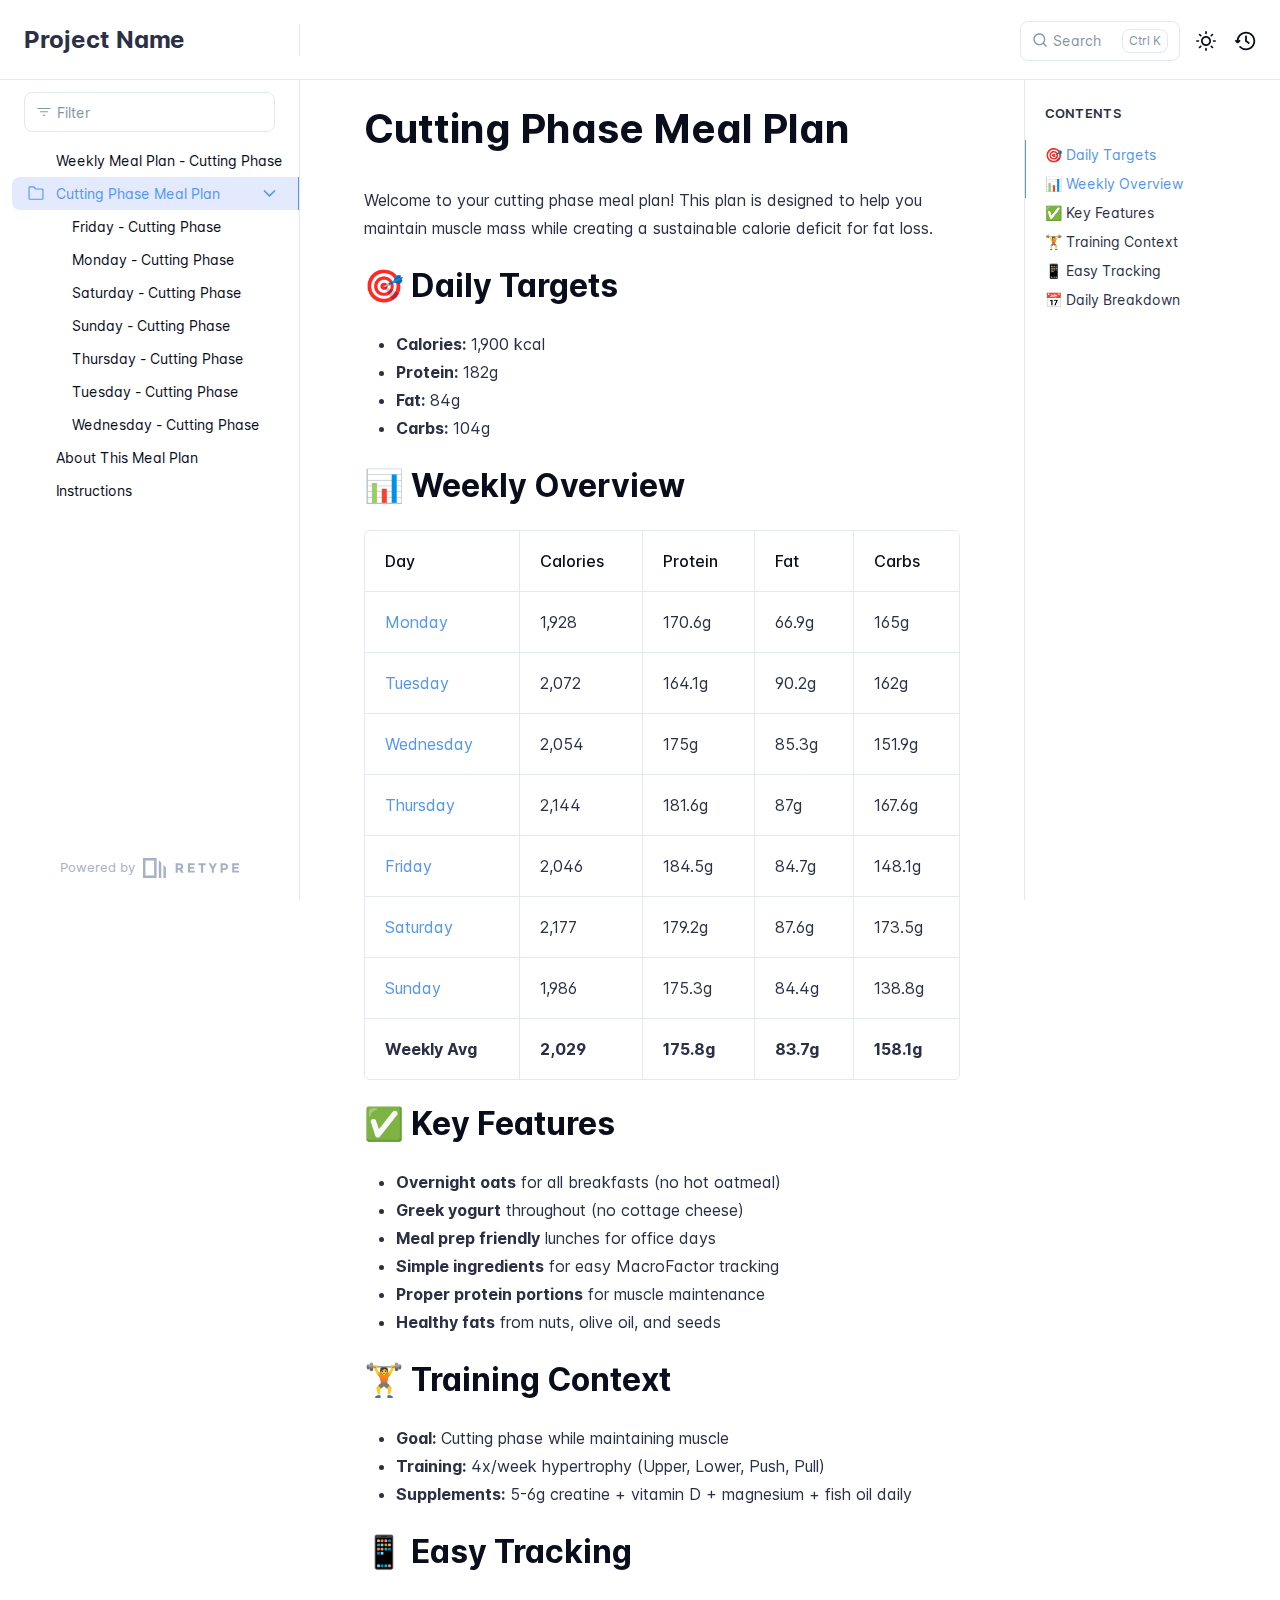
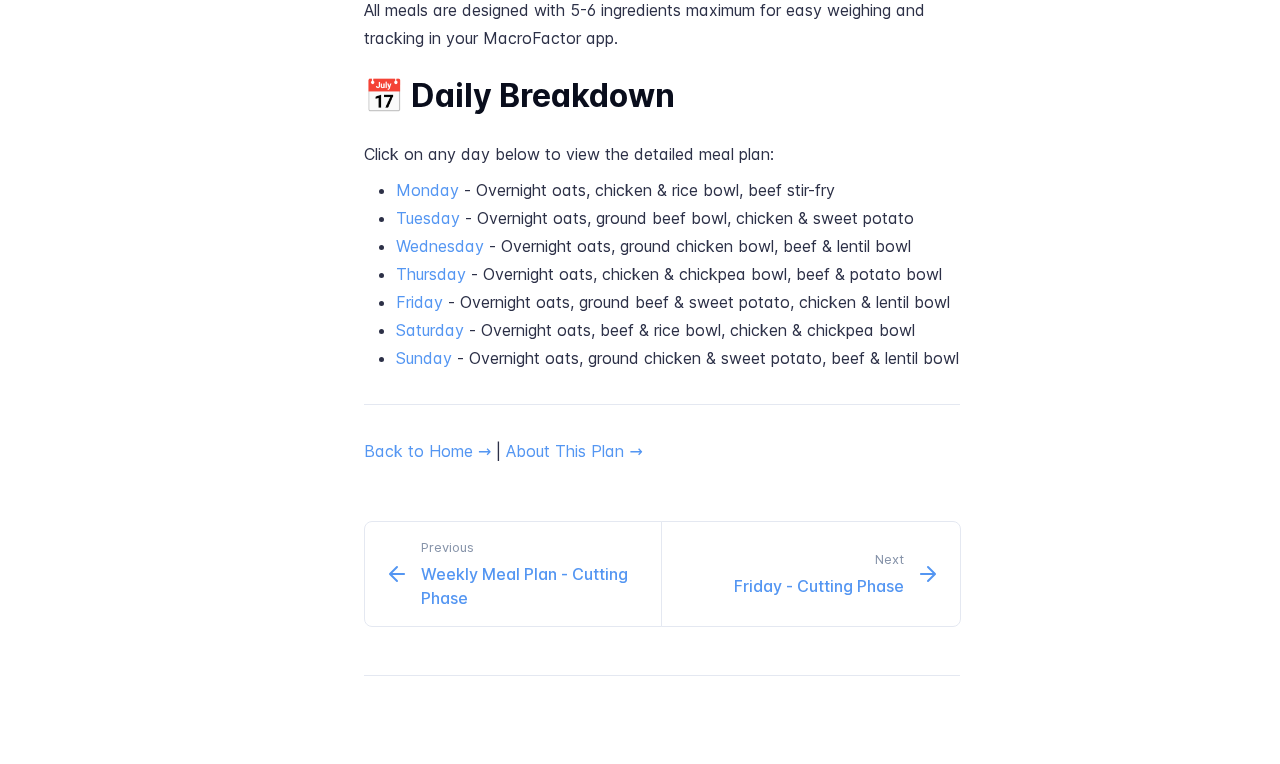
<file: cutting/index.html>
<!DOCTYPE html>
<html lang="en" class="h-full">
<head>
    <meta charset="UTF-8">
    <meta name="viewport" content="width=device-width,initial-scale=1">
    <meta name="turbo-cache-control" content="no-cache" data-turbo-track="reload" data-track-token="3.11.0.805043494006">

    <!-- See retype.com -->
    <meta name="generator" content="Retype 3.11.0">

    <!-- Primary Meta Tags -->
    <title>Cutting Phase Meal Plan</title>
    <meta name="title" content="Cutting Phase Meal Plan">
    <meta name="description" content="Welcome to your cutting phase meal plan! This plan is designed to help you maintain muscle mass while creating a sustainable calorie deficit for fat...">

    <!-- Canonical -->
    <link rel="canonical" href="/cutting/">

    <!-- Open Graph / Facebook -->
    <meta property="og:type" content="website">
    <meta property="og:url" content="/cutting/">
    <meta property="og:title" content="Cutting Phase Meal Plan">
    <meta property="og:description" content="Welcome to your cutting phase meal plan! This plan is designed to help you maintain muscle mass while creating a sustainable calorie deficit for fat...">

    <!-- Twitter -->
    <meta property="twitter:card" content="summary_large_image">
    <meta property="twitter:url" content="/cutting/">
    <meta property="twitter:title" content="Cutting Phase Meal Plan">
    <meta property="twitter:description" content="Welcome to your cutting phase meal plan! This plan is designed to help you maintain muscle mass while creating a sustainable calorie deficit for fat...">

    <script data-cfasync="false">(function(){var cl=document.documentElement.classList,ls=localStorage.getItem("retype_scheme"),hd=cl.contains("dark"),hl=cl.contains("light"),wm=window.matchMedia&&window.matchMedia("(prefers-color-scheme: dark)").matches;if(ls==="dark"||(!ls&&wm&&!hd&&!hl)){cl.remove("light");cl.add("dark")}else if(ls==="light"||(!ls&&!wm&&!hd&&!hl)){cl.remove("dark");cl.add("light")}})();</script>

    <link href="../resources/css/retype.css?v=3.11.0.805043494006" rel="stylesheet">

    <script data-cfasync="false" src="../resources/js/config.js?v=3.11.0.805043494006" data-turbo-eval="false" defer></script>
    <script data-cfasync="false" src="../resources/js/retype.js?v=3.11.0" data-turbo-eval="false" defer></script>
    <script id="lunr-js" data-cfasync="false" src="../resources/js/lunr.js?v=3.11.0.805043494006" data-turbo-eval="false" defer></script>
</head>
<body>
    <div id="retype-app" class="relative text-base antialiased text-base-text bg-base-bg font-body">
        <div class="absolute bottom-0 left-0" style="top: 5rem; right: 50%"></div>
    
        <header id="retype-header" class="sticky top-0 z-30 flex w-full h-16 bg-header-bg border-b border-header-border md:h-20">
            <div class="container relative flex items-center justify-between pr-6 grow md:justify-start">
                <!-- Mobile menu button skeleton -->
                <button v-cloak class="skeleton retype-mobile-menu-button flex items-center justify-center shrink-0 overflow-hidden dark:text-white focus:outline-none rounded-full w-10 h-10 ml-3.5 md:hidden"><svg xmlns="http://www.w3.org/2000/svg" class="mb-px shrink-0" width="24" height="24" viewBox="0 0 24 24" role="presentation" style="margin-bottom: 0px;"><g fill="currentColor"><path d="M2 4h20v2H2zM2 11h20v2H2zM2 18h20v2H2z"></path></g></svg></button>
                <div v-cloak id="retype-sidebar-left-toggle-button"></div>
        
                <!-- Logo -->
                <div class="flex items-center justify-between h-full py-2 md:w-75">
                    <div class="flex items-center px-2 md:px-6">
                        <a id="retype-branding-logo" href="../" class="flex items-center leading-snug text-2xl">
                            <span class="dark:text-white font-bold line-clamp-1 md:line-clamp-2">Project Name</span>
                        </a>
                    </div>
        
                    <span class="hidden h-8 border-r md:inline-block border-base-border"></span>
                </div>
        
                <div class="flex justify-between md:grow">
                    <!-- Top Nav -->
                    <nav id="retype-header-nav" class="hidden md:flex">
                        <ul class="flex flex-col mb-4 md:pl-16 md:mb-0 md:flex-row md:items-center">
                            
                        </ul>
                    </nav>
        
                    <!-- Header Right Skeleton -->
                    <div v-cloak class="flex justify-end grow skeleton">
        
                        <!-- Search input mock -->
                        <div class="relative hidden w-40 lg:block lg:max-w-sm lg:ml-auto">
                            <div class="absolute flex items-center justify-center h-full pl-3 dark:text-dark-300">
                                <svg xmlns="http://www.w3.org/2000/svg" class="icon-base" width="16" height="16" viewBox="0 0 24 24" aria-labelledby="icon" role="presentation" style="margin-bottom: 1px;"><g fill="currentColor" ><path d="M21.71 20.29l-3.68-3.68A8.963 8.963 0 0020 11c0-4.96-4.04-9-9-9s-9 4.04-9 9 4.04 9 9 9c2.12 0 4.07-.74 5.61-1.97l3.68 3.68c.2.19.45.29.71.29s.51-.1.71-.29c.39-.39.39-1.03 0-1.42zM4 11c0-3.86 3.14-7 7-7s7 3.14 7 7c0 1.92-.78 3.66-2.04 4.93-.01.01-.02.01-.02.01-.01.01-.01.01-.01.02A6.98 6.98 0 0111 18c-3.86 0-7-3.14-7-7z" ></path></g></svg>
                            </div>
                            <input class="w-full h-10 placeholder-search-placeholder transition-colors duration-200 ease-in bg-search-bg border border-transparent rounded md:text-sm hover:border-search-border-hover focus:outline-none focus:border-search-border-focus" style="padding: 0.625rem 0.75rem 0.625rem 2rem" type="text" placeholder="Search">
                        </div>
        
                        <!-- Mobile search button -->
                        <div class="flex items-center justify-center w-10 h-10 lg:hidden">
                            <svg xmlns="http://www.w3.org/2000/svg" class="shrink-0 icon-base" width="20" height="20" viewBox="0 0 24 24" aria-labelledby="icon" role="presentation" style="margin-bottom: 0px;"><g fill="currentColor" ><path d="M21.71 20.29l-3.68-3.68A8.963 8.963 0 0020 11c0-4.96-4.04-9-9-9s-9 4.04-9 9 4.04 9 9 9c2.12 0 4.07-.74 5.61-1.97l3.68 3.68c.2.19.45.29.71.29s.51-.1.71-.29c.39-.39.39-1.03 0-1.42zM4 11c0-3.86 3.14-7 7-7s7 3.14 7 7c0 1.92-.78 3.66-2.04 4.93-.01.01-.02.01-.02.01-.01.01-.01.01-.01.02A6.98 6.98 0 0111 18c-3.86 0-7-3.14-7-7z" ></path></g></svg>
                        </div>
        
                        <!-- Dark mode switch placeholder -->
                        <div class="w-10 h-10 lg:ml-2"></div>
        
                        <!-- History button -->
                        <div class="flex items-center justify-center w-10 h-10" style="margin-right: -0.625rem;">
                            <svg xmlns="http://www.w3.org/2000/svg" class="shrink-0 icon-base" width="22" height="22" viewBox="0 0 24 24" aria-labelledby="icon" role="presentation" style="margin-bottom: 0px;"><g fill="currentColor" ><g ><path d="M12.01 6.01c-.55 0-1 .45-1 1V12a1 1 0 00.4.8l3 2.22a.985.985 0 001.39-.2.996.996 0 00-.21-1.4l-2.6-1.92V7.01c.02-.55-.43-1-.98-1z"></path><path d="M12.01 1.91c-5.33 0-9.69 4.16-10.05 9.4l-.29-.26a.997.997 0 10-1.34 1.48l1.97 1.79c.19.17.43.26.67.26s.48-.09.67-.26l1.97-1.79a.997.997 0 10-1.34-1.48l-.31.28c.34-4.14 3.82-7.41 8.05-7.41 4.46 0 8.08 3.63 8.08 8.09s-3.63 8.08-8.08 8.08c-2.18 0-4.22-.85-5.75-2.4a.996.996 0 10-1.42 1.4 10.02 10.02 0 007.17 2.99c5.56 0 10.08-4.52 10.08-10.08.01-5.56-4.52-10.09-10.08-10.09z"></path></g></g></svg>
                        </div>
                    </div>
        
                    <div v-cloak class="flex justify-end grow">
                        <div id="retype-mobile-search-button"></div>
                        <doc-search-desktop></doc-search-desktop>
        
                        <doc-theme-switch class="lg:ml-2"></doc-theme-switch>
                        <doc-history></doc-history>
                    </div>
                </div>
            </div>
        </header>
    
    
        <div id="retype-container" class="container relative flex bg-white">
            <!-- Sidebar Skeleton -->
            <div v-cloak class="fixed flex flex-col shrink-0 duration-300 ease-in-out bg-sidebar-left-bg border-sidebar-left-border sidebar top-20 w-75 border-r h-screen md:sticky transition-transform skeleton">
            
                <div class="flex items-center h-16 px-6">
                    <input class="w-full h-8 px-3 py-2 transition-colors duration-200 ease-linear bg-filter-bg border border-filter-border rounded shadow-none text-sm focus:outline-none focus:border-filter-border-focus" type="text" placeholder="Filter">
                </div>
            
                <div class="pl-6 mt-1 mb-4">
                    <div class="w-32 h-3 mb-4 bg-skeleton-bg rounded-full loading"></div>
                    <div class="w-48 h-3 mb-4 bg-skeleton-bg rounded-full loading"></div>
                    <div class="w-40 h-3 mb-4 bg-skeleton-bg rounded-full loading"></div>
                    <div class="w-32 h-3 mb-4 bg-skeleton-bg rounded-full loading"></div>
                    <div class="w-48 h-3 mb-4 bg-skeleton-bg rounded-full loading"></div>
                    <div class="w-40 h-3 mb-4 bg-skeleton-bg rounded-full loading"></div>
                </div>
            
                <div class="shrink-0 mt-auto bg-transparent dark:border-base-border">
                    <a class="flex items-center justify-center flex-nowrap h-16 text-gray-350 dark:text-dark-400 hover:text-gray-600 dark:hover:text-dark-300 transition-colors duration-150 ease-in docs-powered-by" target="_blank" href="https://retype.com/" rel="noopener">
                        <span class="text-xs whitespace-nowrap">Powered by</span>
                        <svg xmlns="http://www.w3.org/2000/svg" class="ml-2" fill="currentColor" width="96" height="20" overflow="visible"><path d="M0 0v20h13.59V0H0zm11.15 17.54H2.44V2.46h8.71v15.08zM15.8 20h2.44V4.67L15.8 2.22zM20.45 6.89V20h2.44V9.34z"/><g><path d="M40.16 8.44c0 1.49-.59 2.45-1.75 2.88l2.34 3.32h-2.53l-2.04-2.96h-1.43v2.96h-2.06V5.36h3.5c1.43 0 2.46.24 3.07.73s.9 1.27.9 2.35zm-2.48 1.1c.26-.23.38-.59.38-1.09 0-.5-.13-.84-.4-1.03s-.73-.28-1.39-.28h-1.54v2.75h1.5c.72 0 1.2-.12 1.45-.35zM51.56 5.36V7.2h-4.59v1.91h4.13v1.76h-4.13v1.92h4.74v1.83h-6.79V5.36h6.64zM60.09 7.15v7.48h-2.06V7.15h-2.61V5.36h7.28v1.79h-2.61zM70.81 14.64h-2.06v-3.66l-3.19-5.61h2.23l1.99 3.45 1.99-3.45H74l-3.19 5.61v3.66zM83.99 6.19c.65.55.97 1.4.97 2.55s-.33 1.98-1 2.51-1.68.8-3.04.8h-1.23v2.59h-2.06V5.36h3.26c1.42 0 2.45.28 3.1.83zm-1.51 3.65c.25-.28.37-.69.37-1.22s-.16-.92-.48-1.14c-.32-.23-.82-.34-1.5-.34H79.7v3.12h1.38c.68 0 1.15-.14 1.4-.42zM95.85 5.36V7.2h-4.59v1.91h4.13v1.76h-4.13v1.92H96v1.83h-6.79V5.36h6.64z"/></g></svg>
                    </a>
                </div>
            </div>
            
            <!-- Sidebar component -->
            <doc-sidebar v-cloak>
                <template #sidebar-footer>
                    <div class="shrink-0 mt-auto border-t md:bg-transparent md:border-none dark:border-base-border">
            
                        <a class="flex items-center justify-center flex-nowrap h-16 text-gray-350 dark:text-dark-400 hover:text-gray-600 dark:hover:text-dark-300 transition-colors duration-150 ease-in docs-powered-by" target="_blank" href="https://retype.com/" rel="noopener">
                            <span class="text-xs whitespace-nowrap">Powered by</span>
                            <svg xmlns="http://www.w3.org/2000/svg" class="ml-2" fill="currentColor" width="96" height="20" overflow="visible"><path d="M0 0v20h13.59V0H0zm11.15 17.54H2.44V2.46h8.71v15.08zM15.8 20h2.44V4.67L15.8 2.22zM20.45 6.89V20h2.44V9.34z"/><g><path d="M40.16 8.44c0 1.49-.59 2.45-1.75 2.88l2.34 3.32h-2.53l-2.04-2.96h-1.43v2.96h-2.06V5.36h3.5c1.43 0 2.46.24 3.07.73s.9 1.27.9 2.35zm-2.48 1.1c.26-.23.38-.59.38-1.09 0-.5-.13-.84-.4-1.03s-.73-.28-1.39-.28h-1.54v2.75h1.5c.72 0 1.2-.12 1.45-.35zM51.56 5.36V7.2h-4.59v1.91h4.13v1.76h-4.13v1.92h4.74v1.83h-6.79V5.36h6.64zM60.09 7.15v7.48h-2.06V7.15h-2.61V5.36h7.28v1.79h-2.61zM70.81 14.64h-2.06v-3.66l-3.19-5.61h2.23l1.99 3.45 1.99-3.45H74l-3.19 5.61v3.66zM83.99 6.19c.65.55.97 1.4.97 2.55s-.33 1.98-1 2.51-1.68.8-3.04.8h-1.23v2.59h-2.06V5.36h3.26c1.42 0 2.45.28 3.1.83zm-1.51 3.65c.25-.28.37-.69.37-1.22s-.16-.92-.48-1.14c-.32-.23-.82-.34-1.5-.34H79.7v3.12h1.38c.68 0 1.15-.14 1.4-.42zM95.85 5.36V7.2h-4.59v1.91h4.13v1.76h-4.13v1.92H96v1.83h-6.79V5.36h6.64z"/></g></svg>
                        </a>
                    </div>
                </template>
            </doc-sidebar>
    
            <div class="grow min-w-0 bg-body-bg">
                <!-- Render "toolbar" template here on api pages --><!-- Render page content -->
                <div class="flex">
                    <div id="retype-main" class="min-w-0 p-4 grow md:px-16">
                        <main class="relative pb-12 lg:pt-2">
                            <div class="retype-markdown" id="retype-content">
                                <!-- Rendered if sidebar right is enabled -->
                                <div id="retype-sidebar-right-toggle"></div>
                                <!-- Page content  -->
<doc-anchor-target id="cutting-phase-meal-plan" class="break-words">
    <h1>
        <doc-anchor-trigger class="header-anchor-trigger" to="#cutting-phase-meal-plan">#</doc-anchor-trigger>
        <span>Cutting Phase Meal Plan</span>
    </h1>
</doc-anchor-target>
<p>Welcome to your cutting phase meal plan! This plan is designed to help you maintain muscle mass while creating a sustainable calorie deficit for fat loss.</p>
<doc-anchor-target id="-daily-targets">
    <h2>
        <doc-anchor-trigger class="header-anchor-trigger" to="#-daily-targets">#</doc-anchor-trigger>
        <span><span class="docs-emoji">&#x1F3AF;</span> Daily Targets</span>
    </h2>
</doc-anchor-target>
<ul>
<li><strong>Calories:</strong> 1,900 kcal</li>
<li><strong>Protein:</strong> 182g</li>
<li><strong>Fat:</strong> 84g</li>
<li><strong>Carbs:</strong> 104g</li>
</ul>
<doc-anchor-target id="-weekly-overview">
    <h2>
        <doc-anchor-trigger class="header-anchor-trigger" to="#-weekly-overview">#</doc-anchor-trigger>
        <span><span class="docs-emoji">&#x1F4CA;</span> Weekly Overview</span>
    </h2>
</doc-anchor-target>
<div class="table-wrapper scrollbar overflow-hidden">
<table class="comfortable">
<thead>
<tr>
<th>Day</th>
<th>Calories</th>
<th>Protein</th>
<th>Fat</th>
<th>Carbs</th>
</tr>
</thead>
<tbody>
<tr>
<td><a href="monday/">Monday</a></td>
<td>1,928</td>
<td>170.6g</td>
<td>66.9g</td>
<td>165g</td>
</tr>
<tr>
<td><a href="tuesday/">Tuesday</a></td>
<td>2,072</td>
<td>164.1g</td>
<td>90.2g</td>
<td>162g</td>
</tr>
<tr>
<td><a href="wednesday/">Wednesday</a></td>
<td>2,054</td>
<td>175g</td>
<td>85.3g</td>
<td>151.9g</td>
</tr>
<tr>
<td><a href="thursday/">Thursday</a></td>
<td>2,144</td>
<td>181.6g</td>
<td>87g</td>
<td>167.6g</td>
</tr>
<tr>
<td><a href="friday/">Friday</a></td>
<td>2,046</td>
<td>184.5g</td>
<td>84.7g</td>
<td>148.1g</td>
</tr>
<tr>
<td><a href="saturday/">Saturday</a></td>
<td>2,177</td>
<td>179.2g</td>
<td>87.6g</td>
<td>173.5g</td>
</tr>
<tr>
<td><a href="sunday/">Sunday</a></td>
<td>1,986</td>
<td>175.3g</td>
<td>84.4g</td>
<td>138.8g</td>
</tr>
<tr>
<td><strong>Weekly Avg</strong></td>
<td><strong>2,029</strong></td>
<td><strong>175.8g</strong></td>
<td><strong>83.7g</strong></td>
<td><strong>158.1g</strong></td>
</tr>
</tbody>
</table>
</div>
<doc-anchor-target id="-key-features">
    <h2>
        <doc-anchor-trigger class="header-anchor-trigger" to="#-key-features">#</doc-anchor-trigger>
        <span><span class="docs-emoji">&#x2705;</span> Key Features</span>
    </h2>
</doc-anchor-target>
<ul>
<li><strong>Overnight oats</strong> for all breakfasts (no hot oatmeal)</li>
<li><strong>Greek yogurt</strong> throughout (no cottage cheese)</li>
<li><strong>Meal prep friendly</strong> lunches for office days</li>
<li><strong>Simple ingredients</strong> for easy MacroFactor tracking</li>
<li><strong>Proper protein portions</strong> for muscle maintenance</li>
<li><strong>Healthy fats</strong> from nuts, olive oil, and seeds</li>
</ul>
<doc-anchor-target id="-training-context">
    <h2>
        <doc-anchor-trigger class="header-anchor-trigger" to="#-training-context">#</doc-anchor-trigger>
        <span><span class="docs-emoji">&#x1F3CB;&#xFE0F;</span> Training Context</span>
    </h2>
</doc-anchor-target>
<ul>
<li><strong>Goal:</strong> Cutting phase while maintaining muscle</li>
<li><strong>Training:</strong> 4x/week hypertrophy (Upper, Lower, Push, Pull)</li>
<li><strong>Supplements:</strong> 5-6g creatine + vitamin D + magnesium + fish oil daily</li>
</ul>
<doc-anchor-target id="-easy-tracking">
    <h2>
        <doc-anchor-trigger class="header-anchor-trigger" to="#-easy-tracking">#</doc-anchor-trigger>
        <span><span class="docs-emoji">&#x1F4F1;</span> Easy Tracking</span>
    </h2>
</doc-anchor-target>
<p>All meals are designed with 5-6 ingredients maximum for easy weighing and tracking in your MacroFactor app.</p>
<doc-anchor-target id="-daily-breakdown">
    <h2>
        <doc-anchor-trigger class="header-anchor-trigger" to="#-daily-breakdown">#</doc-anchor-trigger>
        <span><span class="docs-emoji">&#x1F4C5;</span> Daily Breakdown</span>
    </h2>
</doc-anchor-target>
<p>Click on any day below to view the detailed meal plan:</p>
<ul>
<li><strong><a href="monday/">Monday</a></strong> - Overnight oats, chicken &amp; rice bowl, beef stir-fry</li>
<li><strong><a href="tuesday/">Tuesday</a></strong> - Overnight oats, ground beef bowl, chicken &amp; sweet potato</li>
<li><strong><a href="wednesday/">Wednesday</a></strong> - Overnight oats, ground chicken bowl, beef &amp; lentil bowl</li>
<li><strong><a href="thursday/">Thursday</a></strong> - Overnight oats, chicken &amp; chickpea bowl, beef &amp; potato bowl</li>
<li><strong><a href="friday/">Friday</a></strong> - Overnight oats, ground beef &amp; sweet potato, chicken &amp; lentil bowl</li>
<li><strong><a href="saturday/">Saturday</a></strong> - Overnight oats, beef &amp; rice bowl, chicken &amp; chickpea bowl</li>
<li><strong><a href="sunday/">Sunday</a></strong> - Overnight oats, ground chicken &amp; sweet potato, beef &amp; lentil bowl</li>
</ul>
<hr>
<p><strong><a href="../">Back to Home →</a></strong> | <strong><a href="../about/">About This Plan →</a></strong></p>

                                
                                <!-- Required only on API pages -->
                                <doc-toolbar-member-filter-no-results></doc-toolbar-member-filter-no-results>
                            </div>
                            <footer id="retype-content-footer" class="clear-both">
                            
                                <nav id="retype-nextprev" class="print:hidden flex mt-14">
                                    <div class="w-1/2">
                                        <a class="px-5 py-4 h-full flex items-center break-normal font-medium text-body-link border border-base-border hover:border-base-border-hover rounded-l-lg transition-colors duration-150 relative hover:z-5" href="../">
                                            <svg xmlns="http://www.w3.org/2000/svg" class="mr-3" width="24" height="24" viewBox="0 0 24 24" fill="currentColor" overflow="visible"><path d="M19 11H7.41l5.29-5.29a.996.996 0 10-1.41-1.41l-7 7a1 1 0 000 1.42l7 7a1.024 1.024 0 001.42-.01.996.996 0 000-1.41L7.41 13H19c.55 0 1-.45 1-1s-.45-1-1-1z" /><path fill="none" d="M0 0h24v24H0z" /></svg>
                                            <span>
                                                <span class="block text-xs font-normal text-base-text-muted">Previous</span>
                                                <span class="block mt-1">Weekly Meal Plan - Cutting Phase</span>
                                            </span>
                                        </a>
                                    </div>
                            
                                    <div class="w-1/2">
                                        <a class="px-5 py-4 -mx-px h-full flex items-center justify-end break-normal font-medium text-body-link border border-base-border hover:border-base-border-hover rounded-r-lg transition-colors duration-150 relative hover:z-5" href="../cutting/friday/">
                                            <span>
                                                <span class="block text-xs font-normal text-right text-base-text-muted">Next</span>
                                                <span class="block mt-1">Friday - Cutting Phase</span>
                                            </span>
                                            <svg xmlns="http://www.w3.org/2000/svg" class="ml-3" width="24" height="24" viewBox="0 0 24 24" fill="currentColor" overflow="visible"><path d="M19.92 12.38a1 1 0 00-.22-1.09l-7-7a.996.996 0 10-1.41 1.41l5.3 5.3H5c-.55 0-1 .45-1 1s.45 1 1 1h11.59l-5.29 5.29a.996.996 0 000 1.41c.19.2.44.3.7.3s.51-.1.71-.29l7-7c.09-.09.16-.21.21-.33z" /><path fill="none" d="M0 0h24v24H0z" /></svg>
                                        </a>
                                    </div>
                                </nav>
                            </footer>
                        </main>
                
                        <div id="retype-page-footer" class="print:border-none border-t border-base-border pt-6 mb-8">
                            <footer class="flex flex-wrap items-center justify-between print:justify-center">
                                <div id="retype-footer-links" class="print:hidden">
                                    <ul class="flex flex-wrap items-center text-sm">
                                    </ul>
                                </div>
                                <div id="retype-copyright" class="print:justify-center py-2 text-footer-text font-footer-link-weight text-sm leading-relaxed"></div>
                            </footer>
                        </div>
                    </div>
                
                    <!-- Rendered if sidebar right is enabled -->
                    <!-- Sidebar right skeleton-->
                    <div v-cloak class="fixed top-0 bottom-0 right-0 translate-x-full bg-sidebar-right-bg border-sidebar-right-border lg:sticky lg:border-l lg:shrink-0 lg:pt-6 lg:transform-none sm:w-1/2 lg:w-64 lg:z-0 md:w-104 sidebar-right skeleton">
                        <div class="pl-5">
                            <div class="w-32 h-3 mb-4 bg-skeleton-bg rounded-full loading"></div>
                            <div class="w-48 h-3 mb-4 bg-skeleton-bg rounded-full loading"></div>
                            <div class="w-40 h-3 mb-4 bg-skeleton-bg rounded-full loading"></div>
                        </div>
                    </div>
                
                    <!-- User should be able to hide sidebar right -->
                    <doc-sidebar-right v-cloak></doc-sidebar-right>
                </div>

            </div>
        </div>
    
        <doc-search-mobile></doc-search-mobile>
        <doc-back-to-top></doc-back-to-top>
    </div>


    <div id="retype-overlay-target"></div>

    <script data-cfasync="false">window.__DOCS__ = { "title": "Cutting Phase Meal Plan", level: 1, icon: "file", hasPrism: false, hasMermaid: false, hasMath: false, tocDepth: 23 }</script>
</body>
</html>
</file>
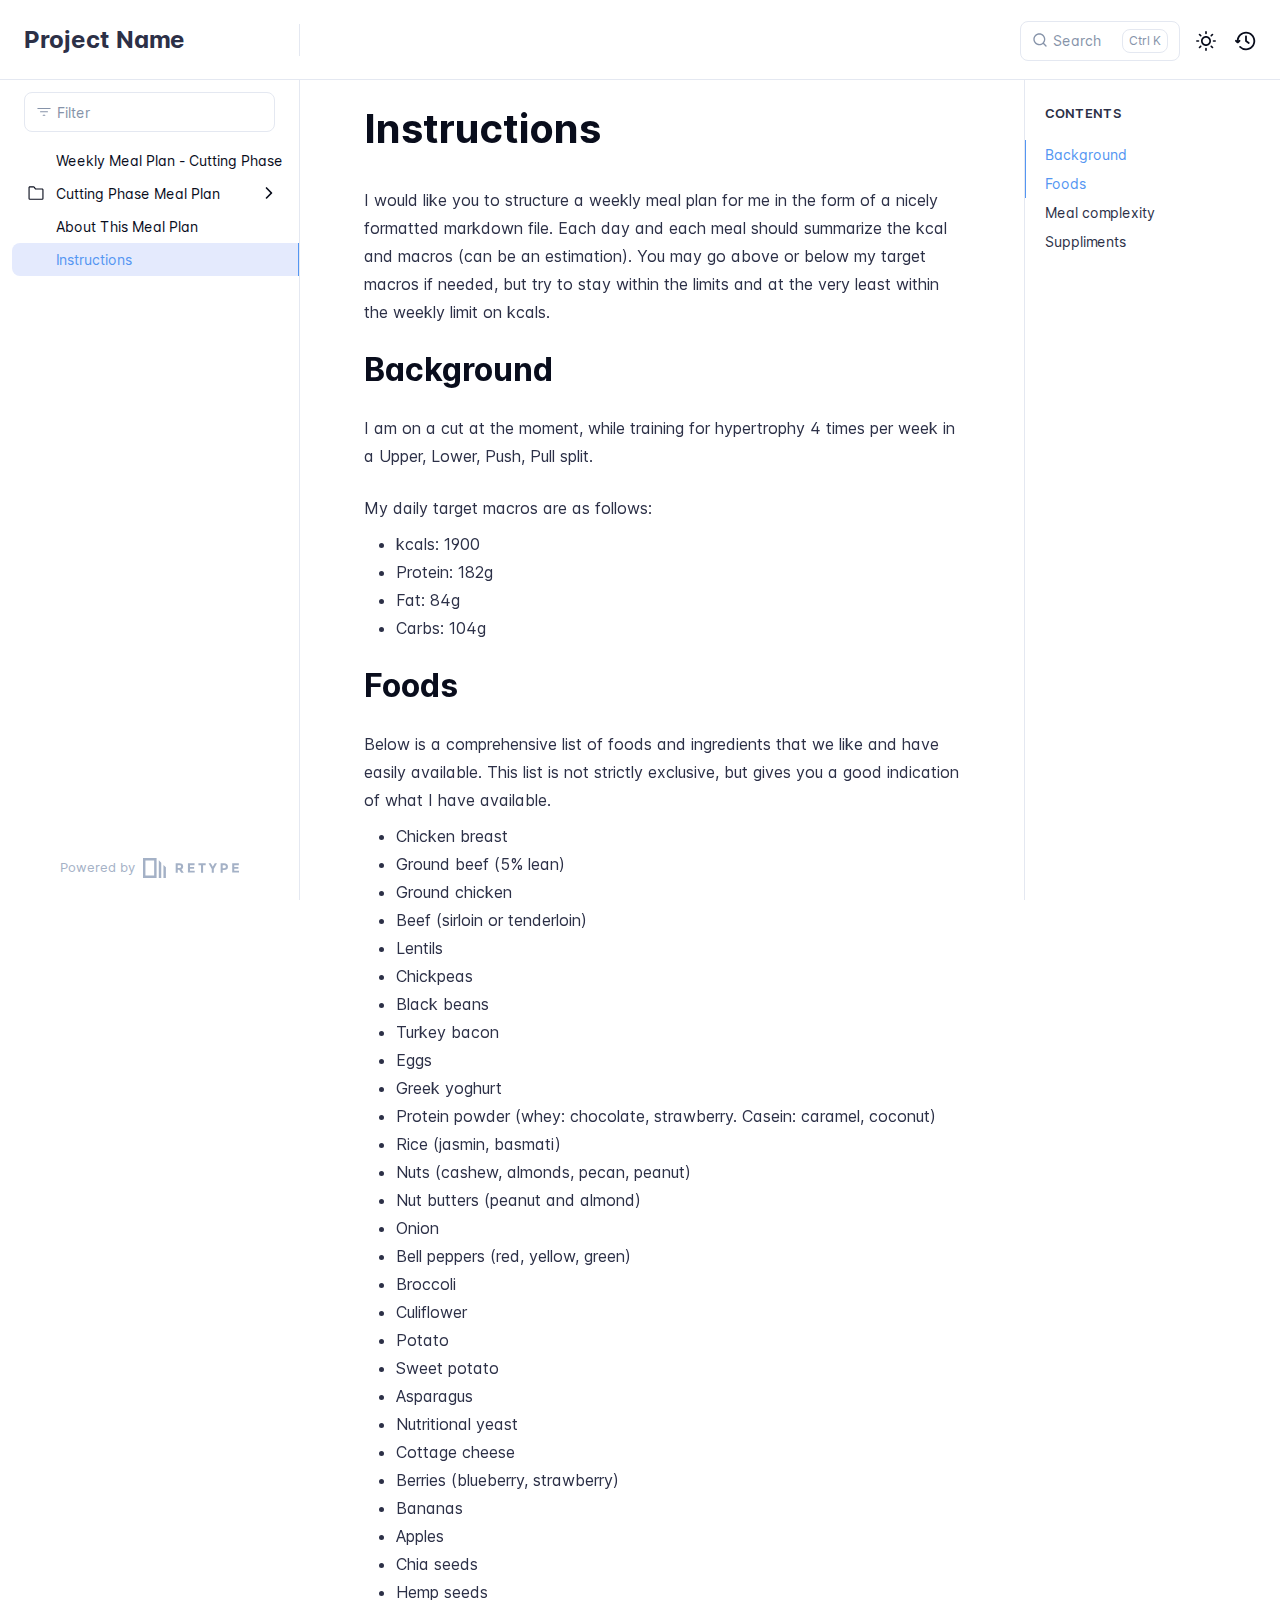
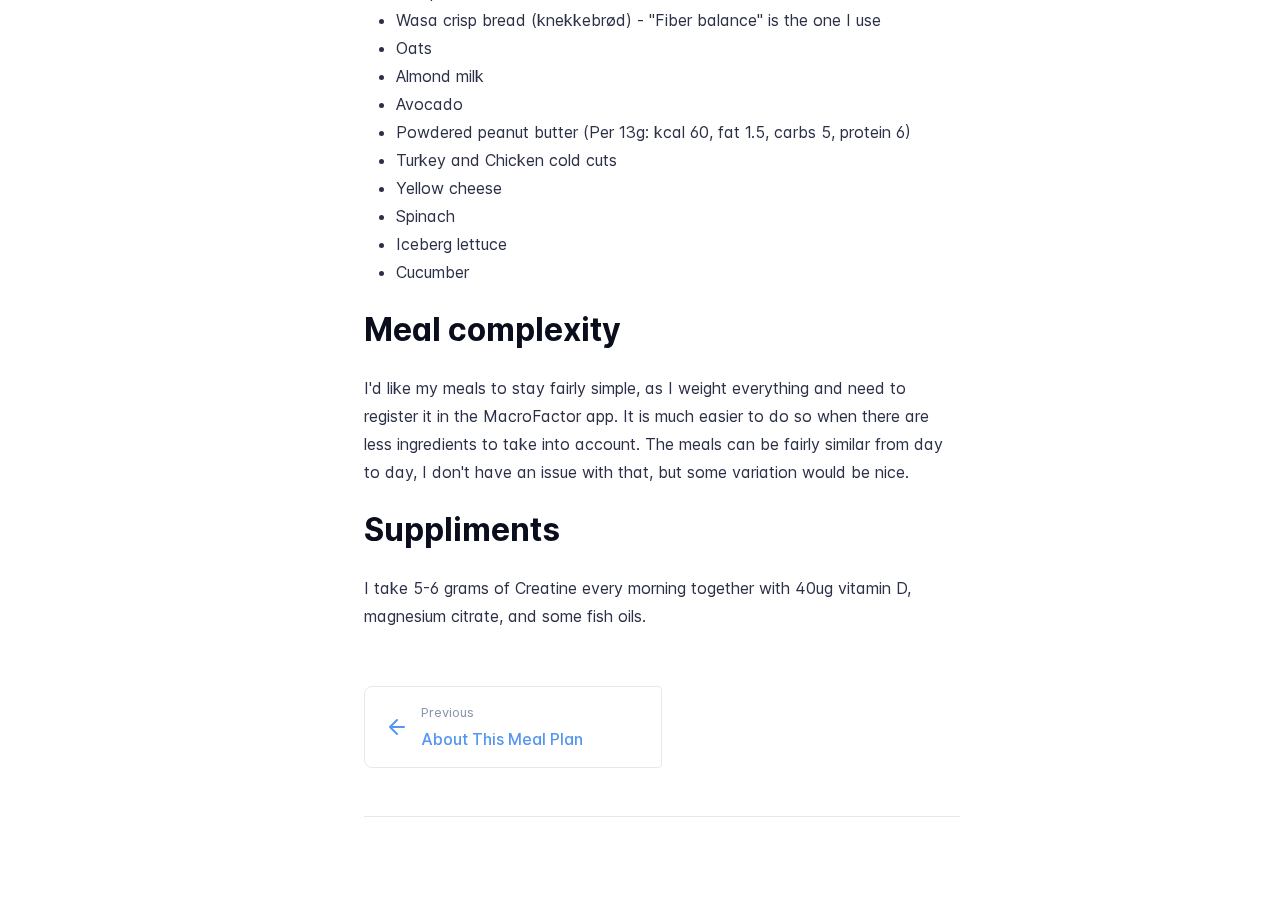
<file: instructions/index.html>
<!DOCTYPE html>
<html lang="en" class="h-full">
<head>
    <meta charset="UTF-8">
    <meta name="viewport" content="width=device-width,initial-scale=1">
    <meta name="turbo-cache-control" content="no-cache" data-turbo-track="reload" data-track-token="3.11.0.805043494006">

    <!-- See retype.com -->
    <meta name="generator" content="Retype 3.11.0">

    <!-- Primary Meta Tags -->
    <title>Instructions</title>
    <meta name="title" content="Instructions">
    <meta name="description" content="I would like you to structure a weekly meal plan for me in the form of a nicely formatted markdown file.">

    <!-- Canonical -->
    <link rel="canonical" href="/instructions/">

    <!-- Open Graph / Facebook -->
    <meta property="og:type" content="website">
    <meta property="og:url" content="/instructions/">
    <meta property="og:title" content="Instructions">
    <meta property="og:description" content="I would like you to structure a weekly meal plan for me in the form of a nicely formatted markdown file.">

    <!-- Twitter -->
    <meta property="twitter:card" content="summary_large_image">
    <meta property="twitter:url" content="/instructions/">
    <meta property="twitter:title" content="Instructions">
    <meta property="twitter:description" content="I would like you to structure a weekly meal plan for me in the form of a nicely formatted markdown file.">

    <script data-cfasync="false">(function(){var cl=document.documentElement.classList,ls=localStorage.getItem("retype_scheme"),hd=cl.contains("dark"),hl=cl.contains("light"),wm=window.matchMedia&&window.matchMedia("(prefers-color-scheme: dark)").matches;if(ls==="dark"||(!ls&&wm&&!hd&&!hl)){cl.remove("light");cl.add("dark")}else if(ls==="light"||(!ls&&!wm&&!hd&&!hl)){cl.remove("dark");cl.add("light")}})();</script>

    <link href="../resources/css/retype.css?v=3.11.0.805043494006" rel="stylesheet">

    <script data-cfasync="false" src="../resources/js/config.js?v=3.11.0.805043494006" data-turbo-eval="false" defer></script>
    <script data-cfasync="false" src="../resources/js/retype.js?v=3.11.0" data-turbo-eval="false" defer></script>
    <script id="lunr-js" data-cfasync="false" src="../resources/js/lunr.js?v=3.11.0.805043494006" data-turbo-eval="false" defer></script>
</head>
<body>
    <div id="retype-app" class="relative text-base antialiased text-base-text bg-base-bg font-body">
        <div class="absolute bottom-0 left-0" style="top: 5rem; right: 50%"></div>
    
        <header id="retype-header" class="sticky top-0 z-30 flex w-full h-16 bg-header-bg border-b border-header-border md:h-20">
            <div class="container relative flex items-center justify-between pr-6 grow md:justify-start">
                <!-- Mobile menu button skeleton -->
                <button v-cloak class="skeleton retype-mobile-menu-button flex items-center justify-center shrink-0 overflow-hidden dark:text-white focus:outline-none rounded-full w-10 h-10 ml-3.5 md:hidden"><svg xmlns="http://www.w3.org/2000/svg" class="mb-px shrink-0" width="24" height="24" viewBox="0 0 24 24" role="presentation" style="margin-bottom: 0px;"><g fill="currentColor"><path d="M2 4h20v2H2zM2 11h20v2H2zM2 18h20v2H2z"></path></g></svg></button>
                <div v-cloak id="retype-sidebar-left-toggle-button"></div>
        
                <!-- Logo -->
                <div class="flex items-center justify-between h-full py-2 md:w-75">
                    <div class="flex items-center px-2 md:px-6">
                        <a id="retype-branding-logo" href="../" class="flex items-center leading-snug text-2xl">
                            <span class="dark:text-white font-bold line-clamp-1 md:line-clamp-2">Project Name</span>
                        </a>
                    </div>
        
                    <span class="hidden h-8 border-r md:inline-block border-base-border"></span>
                </div>
        
                <div class="flex justify-between md:grow">
                    <!-- Top Nav -->
                    <nav id="retype-header-nav" class="hidden md:flex">
                        <ul class="flex flex-col mb-4 md:pl-16 md:mb-0 md:flex-row md:items-center">
                            
                        </ul>
                    </nav>
        
                    <!-- Header Right Skeleton -->
                    <div v-cloak class="flex justify-end grow skeleton">
        
                        <!-- Search input mock -->
                        <div class="relative hidden w-40 lg:block lg:max-w-sm lg:ml-auto">
                            <div class="absolute flex items-center justify-center h-full pl-3 dark:text-dark-300">
                                <svg xmlns="http://www.w3.org/2000/svg" class="icon-base" width="16" height="16" viewBox="0 0 24 24" aria-labelledby="icon" role="presentation" style="margin-bottom: 1px;"><g fill="currentColor" ><path d="M21.71 20.29l-3.68-3.68A8.963 8.963 0 0020 11c0-4.96-4.04-9-9-9s-9 4.04-9 9 4.04 9 9 9c2.12 0 4.07-.74 5.61-1.97l3.68 3.68c.2.19.45.29.71.29s.51-.1.71-.29c.39-.39.39-1.03 0-1.42zM4 11c0-3.86 3.14-7 7-7s7 3.14 7 7c0 1.92-.78 3.66-2.04 4.93-.01.01-.02.01-.02.01-.01.01-.01.01-.01.02A6.98 6.98 0 0111 18c-3.86 0-7-3.14-7-7z" ></path></g></svg>
                            </div>
                            <input class="w-full h-10 placeholder-search-placeholder transition-colors duration-200 ease-in bg-search-bg border border-transparent rounded md:text-sm hover:border-search-border-hover focus:outline-none focus:border-search-border-focus" style="padding: 0.625rem 0.75rem 0.625rem 2rem" type="text" placeholder="Search">
                        </div>
        
                        <!-- Mobile search button -->
                        <div class="flex items-center justify-center w-10 h-10 lg:hidden">
                            <svg xmlns="http://www.w3.org/2000/svg" class="shrink-0 icon-base" width="20" height="20" viewBox="0 0 24 24" aria-labelledby="icon" role="presentation" style="margin-bottom: 0px;"><g fill="currentColor" ><path d="M21.71 20.29l-3.68-3.68A8.963 8.963 0 0020 11c0-4.96-4.04-9-9-9s-9 4.04-9 9 4.04 9 9 9c2.12 0 4.07-.74 5.61-1.97l3.68 3.68c.2.19.45.29.71.29s.51-.1.71-.29c.39-.39.39-1.03 0-1.42zM4 11c0-3.86 3.14-7 7-7s7 3.14 7 7c0 1.92-.78 3.66-2.04 4.93-.01.01-.02.01-.02.01-.01.01-.01.01-.01.02A6.98 6.98 0 0111 18c-3.86 0-7-3.14-7-7z" ></path></g></svg>
                        </div>
        
                        <!-- Dark mode switch placeholder -->
                        <div class="w-10 h-10 lg:ml-2"></div>
        
                        <!-- History button -->
                        <div class="flex items-center justify-center w-10 h-10" style="margin-right: -0.625rem;">
                            <svg xmlns="http://www.w3.org/2000/svg" class="shrink-0 icon-base" width="22" height="22" viewBox="0 0 24 24" aria-labelledby="icon" role="presentation" style="margin-bottom: 0px;"><g fill="currentColor" ><g ><path d="M12.01 6.01c-.55 0-1 .45-1 1V12a1 1 0 00.4.8l3 2.22a.985.985 0 001.39-.2.996.996 0 00-.21-1.4l-2.6-1.92V7.01c.02-.55-.43-1-.98-1z"></path><path d="M12.01 1.91c-5.33 0-9.69 4.16-10.05 9.4l-.29-.26a.997.997 0 10-1.34 1.48l1.97 1.79c.19.17.43.26.67.26s.48-.09.67-.26l1.97-1.79a.997.997 0 10-1.34-1.48l-.31.28c.34-4.14 3.82-7.41 8.05-7.41 4.46 0 8.08 3.63 8.08 8.09s-3.63 8.08-8.08 8.08c-2.18 0-4.22-.85-5.75-2.4a.996.996 0 10-1.42 1.4 10.02 10.02 0 007.17 2.99c5.56 0 10.08-4.52 10.08-10.08.01-5.56-4.52-10.09-10.08-10.09z"></path></g></g></svg>
                        </div>
                    </div>
        
                    <div v-cloak class="flex justify-end grow">
                        <div id="retype-mobile-search-button"></div>
                        <doc-search-desktop></doc-search-desktop>
        
                        <doc-theme-switch class="lg:ml-2"></doc-theme-switch>
                        <doc-history></doc-history>
                    </div>
                </div>
            </div>
        </header>
    
    
        <div id="retype-container" class="container relative flex bg-white">
            <!-- Sidebar Skeleton -->
            <div v-cloak class="fixed flex flex-col shrink-0 duration-300 ease-in-out bg-sidebar-left-bg border-sidebar-left-border sidebar top-20 w-75 border-r h-screen md:sticky transition-transform skeleton">
            
                <div class="flex items-center h-16 px-6">
                    <input class="w-full h-8 px-3 py-2 transition-colors duration-200 ease-linear bg-filter-bg border border-filter-border rounded shadow-none text-sm focus:outline-none focus:border-filter-border-focus" type="text" placeholder="Filter">
                </div>
            
                <div class="pl-6 mt-1 mb-4">
                    <div class="w-32 h-3 mb-4 bg-skeleton-bg rounded-full loading"></div>
                    <div class="w-48 h-3 mb-4 bg-skeleton-bg rounded-full loading"></div>
                    <div class="w-40 h-3 mb-4 bg-skeleton-bg rounded-full loading"></div>
                    <div class="w-32 h-3 mb-4 bg-skeleton-bg rounded-full loading"></div>
                    <div class="w-48 h-3 mb-4 bg-skeleton-bg rounded-full loading"></div>
                    <div class="w-40 h-3 mb-4 bg-skeleton-bg rounded-full loading"></div>
                </div>
            
                <div class="shrink-0 mt-auto bg-transparent dark:border-base-border">
                    <a class="flex items-center justify-center flex-nowrap h-16 text-gray-350 dark:text-dark-400 hover:text-gray-600 dark:hover:text-dark-300 transition-colors duration-150 ease-in docs-powered-by" target="_blank" href="https://retype.com/" rel="noopener">
                        <span class="text-xs whitespace-nowrap">Powered by</span>
                        <svg xmlns="http://www.w3.org/2000/svg" class="ml-2" fill="currentColor" width="96" height="20" overflow="visible"><path d="M0 0v20h13.59V0H0zm11.15 17.54H2.44V2.46h8.71v15.08zM15.8 20h2.44V4.67L15.8 2.22zM20.45 6.89V20h2.44V9.34z"/><g><path d="M40.16 8.44c0 1.49-.59 2.45-1.75 2.88l2.34 3.32h-2.53l-2.04-2.96h-1.43v2.96h-2.06V5.36h3.5c1.43 0 2.46.24 3.07.73s.9 1.27.9 2.35zm-2.48 1.1c.26-.23.38-.59.38-1.09 0-.5-.13-.84-.4-1.03s-.73-.28-1.39-.28h-1.54v2.75h1.5c.72 0 1.2-.12 1.45-.35zM51.56 5.36V7.2h-4.59v1.91h4.13v1.76h-4.13v1.92h4.74v1.83h-6.79V5.36h6.64zM60.09 7.15v7.48h-2.06V7.15h-2.61V5.36h7.28v1.79h-2.61zM70.81 14.64h-2.06v-3.66l-3.19-5.61h2.23l1.99 3.45 1.99-3.45H74l-3.19 5.61v3.66zM83.99 6.19c.65.55.97 1.4.97 2.55s-.33 1.98-1 2.51-1.68.8-3.04.8h-1.23v2.59h-2.06V5.36h3.26c1.42 0 2.45.28 3.1.83zm-1.51 3.65c.25-.28.37-.69.37-1.22s-.16-.92-.48-1.14c-.32-.23-.82-.34-1.5-.34H79.7v3.12h1.38c.68 0 1.15-.14 1.4-.42zM95.85 5.36V7.2h-4.59v1.91h4.13v1.76h-4.13v1.92H96v1.83h-6.79V5.36h6.64z"/></g></svg>
                    </a>
                </div>
            </div>
            
            <!-- Sidebar component -->
            <doc-sidebar v-cloak>
                <template #sidebar-footer>
                    <div class="shrink-0 mt-auto border-t md:bg-transparent md:border-none dark:border-base-border">
            
                        <a class="flex items-center justify-center flex-nowrap h-16 text-gray-350 dark:text-dark-400 hover:text-gray-600 dark:hover:text-dark-300 transition-colors duration-150 ease-in docs-powered-by" target="_blank" href="https://retype.com/" rel="noopener">
                            <span class="text-xs whitespace-nowrap">Powered by</span>
                            <svg xmlns="http://www.w3.org/2000/svg" class="ml-2" fill="currentColor" width="96" height="20" overflow="visible"><path d="M0 0v20h13.59V0H0zm11.15 17.54H2.44V2.46h8.71v15.08zM15.8 20h2.44V4.67L15.8 2.22zM20.45 6.89V20h2.44V9.34z"/><g><path d="M40.16 8.44c0 1.49-.59 2.45-1.75 2.88l2.34 3.32h-2.53l-2.04-2.96h-1.43v2.96h-2.06V5.36h3.5c1.43 0 2.46.24 3.07.73s.9 1.27.9 2.35zm-2.48 1.1c.26-.23.38-.59.38-1.09 0-.5-.13-.84-.4-1.03s-.73-.28-1.39-.28h-1.54v2.75h1.5c.72 0 1.2-.12 1.45-.35zM51.56 5.36V7.2h-4.59v1.91h4.13v1.76h-4.13v1.92h4.74v1.83h-6.79V5.36h6.64zM60.09 7.15v7.48h-2.06V7.15h-2.61V5.36h7.28v1.79h-2.61zM70.81 14.64h-2.06v-3.66l-3.19-5.61h2.23l1.99 3.45 1.99-3.45H74l-3.19 5.61v3.66zM83.99 6.19c.65.55.97 1.4.97 2.55s-.33 1.98-1 2.51-1.68.8-3.04.8h-1.23v2.59h-2.06V5.36h3.26c1.42 0 2.45.28 3.1.83zm-1.51 3.65c.25-.28.37-.69.37-1.22s-.16-.92-.48-1.14c-.32-.23-.82-.34-1.5-.34H79.7v3.12h1.38c.68 0 1.15-.14 1.4-.42zM95.85 5.36V7.2h-4.59v1.91h4.13v1.76h-4.13v1.92H96v1.83h-6.79V5.36h6.64z"/></g></svg>
                        </a>
                    </div>
                </template>
            </doc-sidebar>
    
            <div class="grow min-w-0 bg-body-bg">
                <!-- Render "toolbar" template here on api pages --><!-- Render page content -->
                <div class="flex">
                    <div id="retype-main" class="min-w-0 p-4 grow md:px-16">
                        <main class="relative pb-12 lg:pt-2">
                            <div class="retype-markdown" id="retype-content">
                                <!-- Rendered if sidebar right is enabled -->
                                <div id="retype-sidebar-right-toggle"></div>
                                <!-- Page content  -->
<doc-anchor-target id="instructions" class="break-words">
    <h1>
        <doc-anchor-trigger class="header-anchor-trigger" to="#instructions">#</doc-anchor-trigger>
        <span>Instructions</span>
    </h1>
</doc-anchor-target>
<p>I would like you to structure a weekly meal plan for me in the form of a nicely formatted markdown file. Each day and each meal should summarize the kcal and macros (can be an estimation). You may go above or below my target macros if needed, but try to stay within the limits and at the very least within the weekly limit on kcals.</p>
<doc-anchor-target id="background">
    <h2>
        <doc-anchor-trigger class="header-anchor-trigger" to="#background">#</doc-anchor-trigger>
        <span>Background</span>
    </h2>
</doc-anchor-target>
<p>I am on a cut at the moment, while training for hypertrophy 4 times per week in a Upper, Lower, Push, Pull split.</p>
<p>My daily target macros are as follows:</p>
<ul>
<li>kcals: 1900</li>
<li>Protein: 182g</li>
<li>Fat: 84g</li>
<li>Carbs: 104g</li>
</ul>
<doc-anchor-target id="foods">
    <h2>
        <doc-anchor-trigger class="header-anchor-trigger" to="#foods">#</doc-anchor-trigger>
        <span>Foods</span>
    </h2>
</doc-anchor-target>
<p>Below is a comprehensive list of foods and ingredients that we like and have easily available. This list is not strictly exclusive, but gives you a good indication of what I have available.</p>
<ul>
<li>Chicken breast</li>
<li>Ground beef (5% lean)</li>
<li>Ground chicken</li>
<li>Beef (sirloin or tenderloin)</li>
<li>Lentils</li>
<li>Chickpeas</li>
<li>Black beans</li>
<li>Turkey bacon</li>
<li>Eggs</li>
<li>Greek yoghurt</li>
<li>Protein powder (whey: chocolate, strawberry. Casein: caramel, coconut)</li>
<li>Rice (jasmin, basmati)</li>
<li>Nuts (cashew, almonds, pecan, peanut)</li>
<li>Nut butters (peanut and almond)</li>
<li>Onion</li>
<li>Bell peppers (red, yellow, green)</li>
<li>Broccoli</li>
<li>Culiflower</li>
<li>Potato</li>
<li>Sweet potato</li>
<li>Asparagus</li>
<li>Nutritional yeast</li>
<li>Cottage cheese</li>
<li>Berries (blueberry, strawberry)</li>
<li>Bananas</li>
<li>Apples</li>
<li>Chia seeds</li>
<li>Hemp seeds</li>
<li>Wasa crisp bread (knekkebrød) - &quot;Fiber balance&quot; is the one I use</li>
<li>Oats</li>
<li>Almond milk</li>
<li>Avocado</li>
<li>Powdered peanut butter (Per 13g: kcal 60, fat 1.5, carbs 5, protein 6)</li>
<li>Turkey and Chicken cold cuts</li>
<li>Yellow cheese</li>
<li>Spinach</li>
<li>Iceberg lettuce</li>
<li>Cucumber</li>
</ul>
<doc-anchor-target id="meal-complexity">
    <h2>
        <doc-anchor-trigger class="header-anchor-trigger" to="#meal-complexity">#</doc-anchor-trigger>
        <span>Meal complexity</span>
    </h2>
</doc-anchor-target>
<p>I&#x27;d like my meals to stay fairly simple, as I weight everything and need to register it in the MacroFactor app. It is much easier to do so when there are less ingredients to take into account. The meals can be fairly similar from day to day, I don&#x27;t have an issue with that, but some variation would be nice.</p>
<doc-anchor-target id="suppliments">
    <h2>
        <doc-anchor-trigger class="header-anchor-trigger" to="#suppliments">#</doc-anchor-trigger>
        <span>Suppliments</span>
    </h2>
</doc-anchor-target>
<p>I take 5-6 grams of Creatine every morning together with 40ug vitamin D, magnesium citrate, and some fish oils.</p>

                                
                                <!-- Required only on API pages -->
                                <doc-toolbar-member-filter-no-results></doc-toolbar-member-filter-no-results>
                            </div>
                            <footer id="retype-content-footer" class="clear-both">
                            
                                <nav id="retype-nextprev" class="print:hidden flex mt-14">
                                    <div class="w-1/2">
                                        <a class="px-5 py-4 h-full flex items-center break-normal font-medium text-body-link border border-base-border hover:border-base-border-hover rounded-r rounded-l-lg transition-colors duration-150 relative hover:z-5" href="../about/">
                                            <svg xmlns="http://www.w3.org/2000/svg" class="mr-3" width="24" height="24" viewBox="0 0 24 24" fill="currentColor" overflow="visible"><path d="M19 11H7.41l5.29-5.29a.996.996 0 10-1.41-1.41l-7 7a1 1 0 000 1.42l7 7a1.024 1.024 0 001.42-.01.996.996 0 000-1.41L7.41 13H19c.55 0 1-.45 1-1s-.45-1-1-1z" /><path fill="none" d="M0 0h24v24H0z" /></svg>
                                            <span>
                                                <span class="block text-xs font-normal text-base-text-muted">Previous</span>
                                                <span class="block mt-1">About This Meal Plan</span>
                                            </span>
                                        </a>
                                    </div>
                            
                                    <div class="w-1/2">
                                    </div>
                                </nav>
                            </footer>
                        </main>
                
                        <div id="retype-page-footer" class="print:border-none border-t border-base-border pt-6 mb-8">
                            <footer class="flex flex-wrap items-center justify-between print:justify-center">
                                <div id="retype-footer-links" class="print:hidden">
                                    <ul class="flex flex-wrap items-center text-sm">
                                    </ul>
                                </div>
                                <div id="retype-copyright" class="print:justify-center py-2 text-footer-text font-footer-link-weight text-sm leading-relaxed"></div>
                            </footer>
                        </div>
                    </div>
                
                    <!-- Rendered if sidebar right is enabled -->
                    <!-- Sidebar right skeleton-->
                    <div v-cloak class="fixed top-0 bottom-0 right-0 translate-x-full bg-sidebar-right-bg border-sidebar-right-border lg:sticky lg:border-l lg:shrink-0 lg:pt-6 lg:transform-none sm:w-1/2 lg:w-64 lg:z-0 md:w-104 sidebar-right skeleton">
                        <div class="pl-5">
                            <div class="w-32 h-3 mb-4 bg-skeleton-bg rounded-full loading"></div>
                            <div class="w-48 h-3 mb-4 bg-skeleton-bg rounded-full loading"></div>
                            <div class="w-40 h-3 mb-4 bg-skeleton-bg rounded-full loading"></div>
                        </div>
                    </div>
                
                    <!-- User should be able to hide sidebar right -->
                    <doc-sidebar-right v-cloak></doc-sidebar-right>
                </div>

            </div>
        </div>
    
        <doc-search-mobile></doc-search-mobile>
        <doc-back-to-top></doc-back-to-top>
    </div>


    <div id="retype-overlay-target"></div>

    <script data-cfasync="false">window.__DOCS__ = { "title": "Instructions", level: 1, icon: "file", hasPrism: false, hasMermaid: false, hasMath: false, tocDepth: 23 }</script>
</body>
</html>
</file>
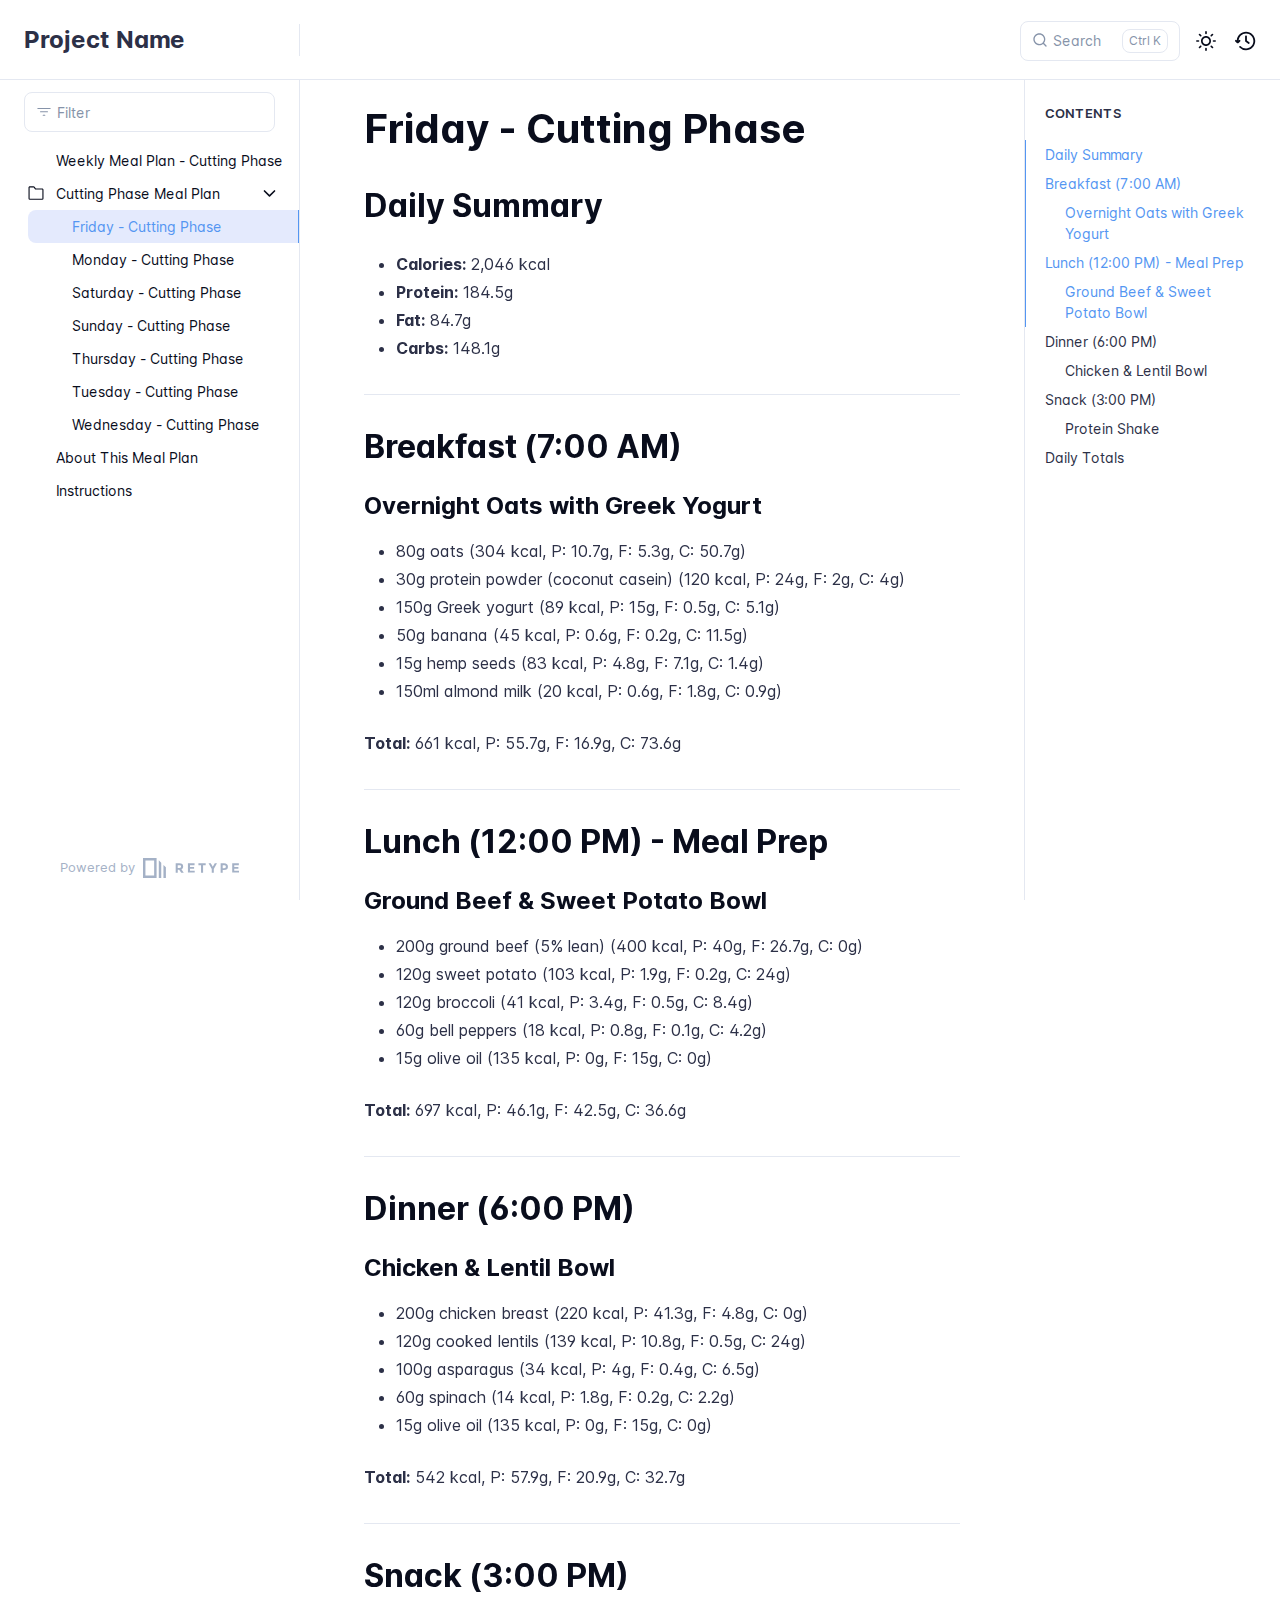
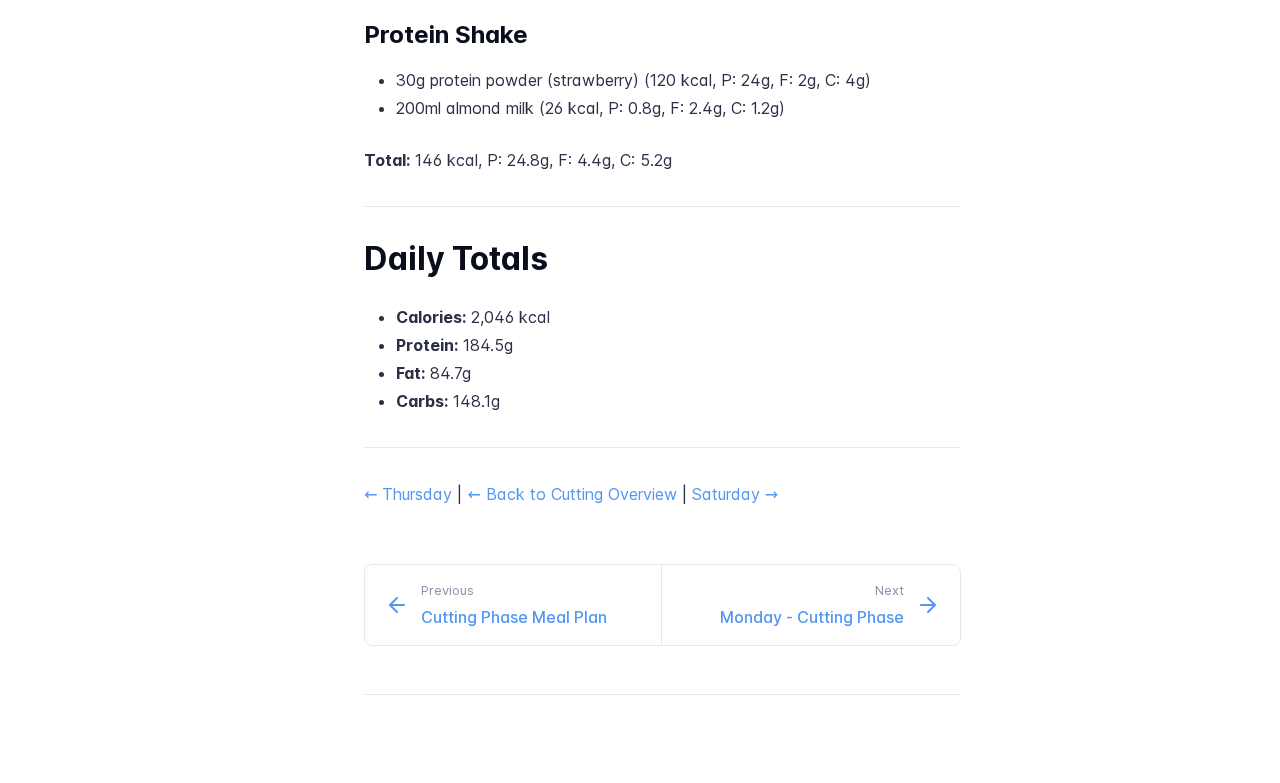
<file: cutting/friday/index.html>
<!DOCTYPE html>
<html lang="en" class="h-full">
<head>
    <meta charset="UTF-8">
    <meta name="viewport" content="width=device-width,initial-scale=1">
    <meta name="turbo-cache-control" content="no-cache" data-turbo-track="reload" data-track-token="3.11.0.805043494006">

    <!-- See retype.com -->
    <meta name="generator" content="Retype 3.11.0">

    <!-- Primary Meta Tags -->
    <title>Friday - Cutting Phase</title>
    <meta name="title" content="Friday - Cutting Phase">
    <meta name="description" content="Calories: 2,046 kcal">

    <!-- Canonical -->
    <link rel="canonical" href="/cutting/friday/">

    <!-- Open Graph / Facebook -->
    <meta property="og:type" content="website">
    <meta property="og:url" content="/cutting/friday/">
    <meta property="og:title" content="Friday - Cutting Phase">
    <meta property="og:description" content="Calories: 2,046 kcal">

    <!-- Twitter -->
    <meta property="twitter:card" content="summary_large_image">
    <meta property="twitter:url" content="/cutting/friday/">
    <meta property="twitter:title" content="Friday - Cutting Phase">
    <meta property="twitter:description" content="Calories: 2,046 kcal">

    <script data-cfasync="false">(function(){var cl=document.documentElement.classList,ls=localStorage.getItem("retype_scheme"),hd=cl.contains("dark"),hl=cl.contains("light"),wm=window.matchMedia&&window.matchMedia("(prefers-color-scheme: dark)").matches;if(ls==="dark"||(!ls&&wm&&!hd&&!hl)){cl.remove("light");cl.add("dark")}else if(ls==="light"||(!ls&&!wm&&!hd&&!hl)){cl.remove("dark");cl.add("light")}})();</script>

    <link href="../../resources/css/retype.css?v=3.11.0.805043494006" rel="stylesheet">

    <script data-cfasync="false" src="../../resources/js/config.js?v=3.11.0.805043494006" data-turbo-eval="false" defer></script>
    <script data-cfasync="false" src="../../resources/js/retype.js?v=3.11.0" data-turbo-eval="false" defer></script>
    <script id="lunr-js" data-cfasync="false" src="../../resources/js/lunr.js?v=3.11.0.805043494006" data-turbo-eval="false" defer></script>
</head>
<body>
    <div id="retype-app" class="relative text-base antialiased text-base-text bg-base-bg font-body">
        <div class="absolute bottom-0 left-0" style="top: 5rem; right: 50%"></div>
    
        <header id="retype-header" class="sticky top-0 z-30 flex w-full h-16 bg-header-bg border-b border-header-border md:h-20">
            <div class="container relative flex items-center justify-between pr-6 grow md:justify-start">
                <!-- Mobile menu button skeleton -->
                <button v-cloak class="skeleton retype-mobile-menu-button flex items-center justify-center shrink-0 overflow-hidden dark:text-white focus:outline-none rounded-full w-10 h-10 ml-3.5 md:hidden"><svg xmlns="http://www.w3.org/2000/svg" class="mb-px shrink-0" width="24" height="24" viewBox="0 0 24 24" role="presentation" style="margin-bottom: 0px;"><g fill="currentColor"><path d="M2 4h20v2H2zM2 11h20v2H2zM2 18h20v2H2z"></path></g></svg></button>
                <div v-cloak id="retype-sidebar-left-toggle-button"></div>
        
                <!-- Logo -->
                <div class="flex items-center justify-between h-full py-2 md:w-75">
                    <div class="flex items-center px-2 md:px-6">
                        <a id="retype-branding-logo" href="../../" class="flex items-center leading-snug text-2xl">
                            <span class="dark:text-white font-bold line-clamp-1 md:line-clamp-2">Project Name</span>
                        </a>
                    </div>
        
                    <span class="hidden h-8 border-r md:inline-block border-base-border"></span>
                </div>
        
                <div class="flex justify-between md:grow">
                    <!-- Top Nav -->
                    <nav id="retype-header-nav" class="hidden md:flex">
                        <ul class="flex flex-col mb-4 md:pl-16 md:mb-0 md:flex-row md:items-center">
                            
                        </ul>
                    </nav>
        
                    <!-- Header Right Skeleton -->
                    <div v-cloak class="flex justify-end grow skeleton">
        
                        <!-- Search input mock -->
                        <div class="relative hidden w-40 lg:block lg:max-w-sm lg:ml-auto">
                            <div class="absolute flex items-center justify-center h-full pl-3 dark:text-dark-300">
                                <svg xmlns="http://www.w3.org/2000/svg" class="icon-base" width="16" height="16" viewBox="0 0 24 24" aria-labelledby="icon" role="presentation" style="margin-bottom: 1px;"><g fill="currentColor" ><path d="M21.71 20.29l-3.68-3.68A8.963 8.963 0 0020 11c0-4.96-4.04-9-9-9s-9 4.04-9 9 4.04 9 9 9c2.12 0 4.07-.74 5.61-1.97l3.68 3.68c.2.19.45.29.71.29s.51-.1.71-.29c.39-.39.39-1.03 0-1.42zM4 11c0-3.86 3.14-7 7-7s7 3.14 7 7c0 1.92-.78 3.66-2.04 4.93-.01.01-.02.01-.02.01-.01.01-.01.01-.01.02A6.98 6.98 0 0111 18c-3.86 0-7-3.14-7-7z" ></path></g></svg>
                            </div>
                            <input class="w-full h-10 placeholder-search-placeholder transition-colors duration-200 ease-in bg-search-bg border border-transparent rounded md:text-sm hover:border-search-border-hover focus:outline-none focus:border-search-border-focus" style="padding: 0.625rem 0.75rem 0.625rem 2rem" type="text" placeholder="Search">
                        </div>
        
                        <!-- Mobile search button -->
                        <div class="flex items-center justify-center w-10 h-10 lg:hidden">
                            <svg xmlns="http://www.w3.org/2000/svg" class="shrink-0 icon-base" width="20" height="20" viewBox="0 0 24 24" aria-labelledby="icon" role="presentation" style="margin-bottom: 0px;"><g fill="currentColor" ><path d="M21.71 20.29l-3.68-3.68A8.963 8.963 0 0020 11c0-4.96-4.04-9-9-9s-9 4.04-9 9 4.04 9 9 9c2.12 0 4.07-.74 5.61-1.97l3.68 3.68c.2.19.45.29.71.29s.51-.1.71-.29c.39-.39.39-1.03 0-1.42zM4 11c0-3.86 3.14-7 7-7s7 3.14 7 7c0 1.92-.78 3.66-2.04 4.93-.01.01-.02.01-.02.01-.01.01-.01.01-.01.02A6.98 6.98 0 0111 18c-3.86 0-7-3.14-7-7z" ></path></g></svg>
                        </div>
        
                        <!-- Dark mode switch placeholder -->
                        <div class="w-10 h-10 lg:ml-2"></div>
        
                        <!-- History button -->
                        <div class="flex items-center justify-center w-10 h-10" style="margin-right: -0.625rem;">
                            <svg xmlns="http://www.w3.org/2000/svg" class="shrink-0 icon-base" width="22" height="22" viewBox="0 0 24 24" aria-labelledby="icon" role="presentation" style="margin-bottom: 0px;"><g fill="currentColor" ><g ><path d="M12.01 6.01c-.55 0-1 .45-1 1V12a1 1 0 00.4.8l3 2.22a.985.985 0 001.39-.2.996.996 0 00-.21-1.4l-2.6-1.92V7.01c.02-.55-.43-1-.98-1z"></path><path d="M12.01 1.91c-5.33 0-9.69 4.16-10.05 9.4l-.29-.26a.997.997 0 10-1.34 1.48l1.97 1.79c.19.17.43.26.67.26s.48-.09.67-.26l1.97-1.79a.997.997 0 10-1.34-1.48l-.31.28c.34-4.14 3.82-7.41 8.05-7.41 4.46 0 8.08 3.63 8.08 8.09s-3.63 8.08-8.08 8.08c-2.18 0-4.22-.85-5.75-2.4a.996.996 0 10-1.42 1.4 10.02 10.02 0 007.17 2.99c5.56 0 10.08-4.52 10.08-10.08.01-5.56-4.52-10.09-10.08-10.09z"></path></g></g></svg>
                        </div>
                    </div>
        
                    <div v-cloak class="flex justify-end grow">
                        <div id="retype-mobile-search-button"></div>
                        <doc-search-desktop></doc-search-desktop>
        
                        <doc-theme-switch class="lg:ml-2"></doc-theme-switch>
                        <doc-history></doc-history>
                    </div>
                </div>
            </div>
        </header>
    
    
        <div id="retype-container" class="container relative flex bg-white">
            <!-- Sidebar Skeleton -->
            <div v-cloak class="fixed flex flex-col shrink-0 duration-300 ease-in-out bg-sidebar-left-bg border-sidebar-left-border sidebar top-20 w-75 border-r h-screen md:sticky transition-transform skeleton">
            
                <div class="flex items-center h-16 px-6">
                    <input class="w-full h-8 px-3 py-2 transition-colors duration-200 ease-linear bg-filter-bg border border-filter-border rounded shadow-none text-sm focus:outline-none focus:border-filter-border-focus" type="text" placeholder="Filter">
                </div>
            
                <div class="pl-6 mt-1 mb-4">
                    <div class="w-32 h-3 mb-4 bg-skeleton-bg rounded-full loading"></div>
                    <div class="w-48 h-3 mb-4 bg-skeleton-bg rounded-full loading"></div>
                    <div class="w-40 h-3 mb-4 bg-skeleton-bg rounded-full loading"></div>
                    <div class="w-32 h-3 mb-4 bg-skeleton-bg rounded-full loading"></div>
                    <div class="w-48 h-3 mb-4 bg-skeleton-bg rounded-full loading"></div>
                    <div class="w-40 h-3 mb-4 bg-skeleton-bg rounded-full loading"></div>
                </div>
            
                <div class="shrink-0 mt-auto bg-transparent dark:border-base-border">
                    <a class="flex items-center justify-center flex-nowrap h-16 text-gray-350 dark:text-dark-400 hover:text-gray-600 dark:hover:text-dark-300 transition-colors duration-150 ease-in docs-powered-by" target="_blank" href="https://retype.com/" rel="noopener">
                        <span class="text-xs whitespace-nowrap">Powered by</span>
                        <svg xmlns="http://www.w3.org/2000/svg" class="ml-2" fill="currentColor" width="96" height="20" overflow="visible"><path d="M0 0v20h13.59V0H0zm11.15 17.54H2.44V2.46h8.71v15.08zM15.8 20h2.44V4.67L15.8 2.22zM20.45 6.89V20h2.44V9.34z"/><g><path d="M40.16 8.44c0 1.49-.59 2.45-1.75 2.88l2.34 3.32h-2.53l-2.04-2.96h-1.43v2.96h-2.06V5.36h3.5c1.43 0 2.46.24 3.07.73s.9 1.27.9 2.35zm-2.48 1.1c.26-.23.38-.59.38-1.09 0-.5-.13-.84-.4-1.03s-.73-.28-1.39-.28h-1.54v2.75h1.5c.72 0 1.2-.12 1.45-.35zM51.56 5.36V7.2h-4.59v1.91h4.13v1.76h-4.13v1.92h4.74v1.83h-6.79V5.36h6.64zM60.09 7.15v7.48h-2.06V7.15h-2.61V5.36h7.28v1.79h-2.61zM70.81 14.64h-2.06v-3.66l-3.19-5.61h2.23l1.99 3.45 1.99-3.45H74l-3.19 5.61v3.66zM83.99 6.19c.65.55.97 1.4.97 2.55s-.33 1.98-1 2.51-1.68.8-3.04.8h-1.23v2.59h-2.06V5.36h3.26c1.42 0 2.45.28 3.1.83zm-1.51 3.65c.25-.28.37-.69.37-1.22s-.16-.92-.48-1.14c-.32-.23-.82-.34-1.5-.34H79.7v3.12h1.38c.68 0 1.15-.14 1.4-.42zM95.85 5.36V7.2h-4.59v1.91h4.13v1.76h-4.13v1.92H96v1.83h-6.79V5.36h6.64z"/></g></svg>
                    </a>
                </div>
            </div>
            
            <!-- Sidebar component -->
            <doc-sidebar v-cloak>
                <template #sidebar-footer>
                    <div class="shrink-0 mt-auto border-t md:bg-transparent md:border-none dark:border-base-border">
            
                        <a class="flex items-center justify-center flex-nowrap h-16 text-gray-350 dark:text-dark-400 hover:text-gray-600 dark:hover:text-dark-300 transition-colors duration-150 ease-in docs-powered-by" target="_blank" href="https://retype.com/" rel="noopener">
                            <span class="text-xs whitespace-nowrap">Powered by</span>
                            <svg xmlns="http://www.w3.org/2000/svg" class="ml-2" fill="currentColor" width="96" height="20" overflow="visible"><path d="M0 0v20h13.59V0H0zm11.15 17.54H2.44V2.46h8.71v15.08zM15.8 20h2.44V4.67L15.8 2.22zM20.45 6.89V20h2.44V9.34z"/><g><path d="M40.16 8.44c0 1.49-.59 2.45-1.75 2.88l2.34 3.32h-2.53l-2.04-2.96h-1.43v2.96h-2.06V5.36h3.5c1.43 0 2.46.24 3.07.73s.9 1.27.9 2.35zm-2.48 1.1c.26-.23.38-.59.38-1.09 0-.5-.13-.84-.4-1.03s-.73-.28-1.39-.28h-1.54v2.75h1.5c.72 0 1.2-.12 1.45-.35zM51.56 5.36V7.2h-4.59v1.91h4.13v1.76h-4.13v1.92h4.74v1.83h-6.79V5.36h6.64zM60.09 7.15v7.48h-2.06V7.15h-2.61V5.36h7.28v1.79h-2.61zM70.81 14.64h-2.06v-3.66l-3.19-5.61h2.23l1.99 3.45 1.99-3.45H74l-3.19 5.61v3.66zM83.99 6.19c.65.55.97 1.4.97 2.55s-.33 1.98-1 2.51-1.68.8-3.04.8h-1.23v2.59h-2.06V5.36h3.26c1.42 0 2.45.28 3.1.83zm-1.51 3.65c.25-.28.37-.69.37-1.22s-.16-.92-.48-1.14c-.32-.23-.82-.34-1.5-.34H79.7v3.12h1.38c.68 0 1.15-.14 1.4-.42zM95.85 5.36V7.2h-4.59v1.91h4.13v1.76h-4.13v1.92H96v1.83h-6.79V5.36h6.64z"/></g></svg>
                        </a>
                    </div>
                </template>
            </doc-sidebar>
    
            <div class="grow min-w-0 bg-body-bg">
                <!-- Render "toolbar" template here on api pages --><!-- Render page content -->
                <div class="flex">
                    <div id="retype-main" class="min-w-0 p-4 grow md:px-16">
                        <main class="relative pb-12 lg:pt-2">
                            <div class="retype-markdown" id="retype-content">
                                <!-- Rendered if sidebar right is enabled -->
                                <div id="retype-sidebar-right-toggle"></div>
                                <!-- Page content  -->
<doc-anchor-target id="friday---cutting-phase" class="break-words">
    <h1>
        <doc-anchor-trigger class="header-anchor-trigger" to="#friday---cutting-phase">#</doc-anchor-trigger>
        <span>Friday - Cutting Phase</span>
    </h1>
</doc-anchor-target>
<doc-anchor-target id="daily-summary">
    <h2>
        <doc-anchor-trigger class="header-anchor-trigger" to="#daily-summary">#</doc-anchor-trigger>
        <span>Daily Summary</span>
    </h2>
</doc-anchor-target>
<ul>
<li><strong>Calories:</strong> 2,046 kcal</li>
<li><strong>Protein:</strong> 184.5g</li>
<li><strong>Fat:</strong> 84.7g</li>
<li><strong>Carbs:</strong> 148.1g</li>
</ul>
<hr>
<doc-anchor-target id="breakfast-700-am">
    <h2>
        <doc-anchor-trigger class="header-anchor-trigger" to="#breakfast-700-am">#</doc-anchor-trigger>
        <span>Breakfast (7:00 AM)</span>
    </h2>
</doc-anchor-target>
<doc-anchor-target id="overnight-oats-with-greek-yogurt">
    <h3>
        <doc-anchor-trigger class="header-anchor-trigger" to="#overnight-oats-with-greek-yogurt">#</doc-anchor-trigger>
        <span>Overnight Oats with Greek Yogurt</span>
    </h3>
</doc-anchor-target>
<ul>
<li>80g oats (304 kcal, P: 10.7g, F: 5.3g, C: 50.7g)</li>
<li>30g protein powder (coconut casein) (120 kcal, P: 24g, F: 2g, C: 4g)</li>
<li>150g Greek yogurt (89 kcal, P: 15g, F: 0.5g, C: 5.1g)</li>
<li>50g banana (45 kcal, P: 0.6g, F: 0.2g, C: 11.5g)</li>
<li>15g hemp seeds (83 kcal, P: 4.8g, F: 7.1g, C: 1.4g)</li>
<li>150ml almond milk (20 kcal, P: 0.6g, F: 1.8g, C: 0.9g)</li>
</ul>
<p><strong>Total:</strong> 661 kcal, P: 55.7g, F: 16.9g, C: 73.6g</p>
<hr>
<doc-anchor-target id="lunch-1200-pm---meal-prep">
    <h2>
        <doc-anchor-trigger class="header-anchor-trigger" to="#lunch-1200-pm---meal-prep">#</doc-anchor-trigger>
        <span>Lunch (12:00 PM) - Meal Prep</span>
    </h2>
</doc-anchor-target>
<doc-anchor-target id="ground-beef--sweet-potato-bowl">
    <h3>
        <doc-anchor-trigger class="header-anchor-trigger" to="#ground-beef--sweet-potato-bowl">#</doc-anchor-trigger>
        <span>Ground Beef &amp; Sweet Potato Bowl</span>
    </h3>
</doc-anchor-target>
<ul>
<li>200g ground beef (5% lean) (400 kcal, P: 40g, F: 26.7g, C: 0g)</li>
<li>120g sweet potato (103 kcal, P: 1.9g, F: 0.2g, C: 24g)</li>
<li>120g broccoli (41 kcal, P: 3.4g, F: 0.5g, C: 8.4g)</li>
<li>60g bell peppers (18 kcal, P: 0.8g, F: 0.1g, C: 4.2g)</li>
<li>15g olive oil (135 kcal, P: 0g, F: 15g, C: 0g)</li>
</ul>
<p><strong>Total:</strong> 697 kcal, P: 46.1g, F: 42.5g, C: 36.6g</p>
<hr>
<doc-anchor-target id="dinner-600-pm">
    <h2>
        <doc-anchor-trigger class="header-anchor-trigger" to="#dinner-600-pm">#</doc-anchor-trigger>
        <span>Dinner (6:00 PM)</span>
    </h2>
</doc-anchor-target>
<doc-anchor-target id="chicken--lentil-bowl">
    <h3>
        <doc-anchor-trigger class="header-anchor-trigger" to="#chicken--lentil-bowl">#</doc-anchor-trigger>
        <span>Chicken &amp; Lentil Bowl</span>
    </h3>
</doc-anchor-target>
<ul>
<li>200g chicken breast (220 kcal, P: 41.3g, F: 4.8g, C: 0g)</li>
<li>120g cooked lentils (139 kcal, P: 10.8g, F: 0.5g, C: 24g)</li>
<li>100g asparagus (34 kcal, P: 4g, F: 0.4g, C: 6.5g)</li>
<li>60g spinach (14 kcal, P: 1.8g, F: 0.2g, C: 2.2g)</li>
<li>15g olive oil (135 kcal, P: 0g, F: 15g, C: 0g)</li>
</ul>
<p><strong>Total:</strong> 542 kcal, P: 57.9g, F: 20.9g, C: 32.7g</p>
<hr>
<doc-anchor-target id="snack-300-pm">
    <h2>
        <doc-anchor-trigger class="header-anchor-trigger" to="#snack-300-pm">#</doc-anchor-trigger>
        <span>Snack (3:00 PM)</span>
    </h2>
</doc-anchor-target>
<doc-anchor-target id="protein-shake">
    <h3>
        <doc-anchor-trigger class="header-anchor-trigger" to="#protein-shake">#</doc-anchor-trigger>
        <span>Protein Shake</span>
    </h3>
</doc-anchor-target>
<ul>
<li>30g protein powder (strawberry) (120 kcal, P: 24g, F: 2g, C: 4g)</li>
<li>200ml almond milk (26 kcal, P: 0.8g, F: 2.4g, C: 1.2g)</li>
</ul>
<p><strong>Total:</strong> 146 kcal, P: 24.8g, F: 4.4g, C: 5.2g</p>
<hr>
<doc-anchor-target id="daily-totals">
    <h2>
        <doc-anchor-trigger class="header-anchor-trigger" to="#daily-totals">#</doc-anchor-trigger>
        <span>Daily Totals</span>
    </h2>
</doc-anchor-target>
<ul>
<li><strong>Calories:</strong> 2,046 kcal</li>
<li><strong>Protein:</strong> 184.5g</li>
<li><strong>Fat:</strong> 84.7g</li>
<li><strong>Carbs:</strong> 148.1g</li>
</ul>
<hr>
<p><strong><a href="../thursday/">← Thursday</a></strong> | <strong><a href="../">← Back to Cutting Overview</a></strong> | <strong><a href="../saturday/">Saturday →</a></strong></p>

                                
                                <!-- Required only on API pages -->
                                <doc-toolbar-member-filter-no-results></doc-toolbar-member-filter-no-results>
                            </div>
                            <footer id="retype-content-footer" class="clear-both">
                            
                                <nav id="retype-nextprev" class="print:hidden flex mt-14">
                                    <div class="w-1/2">
                                        <a class="px-5 py-4 h-full flex items-center break-normal font-medium text-body-link border border-base-border hover:border-base-border-hover rounded-l-lg transition-colors duration-150 relative hover:z-5" href="../../cutting/">
                                            <svg xmlns="http://www.w3.org/2000/svg" class="mr-3" width="24" height="24" viewBox="0 0 24 24" fill="currentColor" overflow="visible"><path d="M19 11H7.41l5.29-5.29a.996.996 0 10-1.41-1.41l-7 7a1 1 0 000 1.42l7 7a1.024 1.024 0 001.42-.01.996.996 0 000-1.41L7.41 13H19c.55 0 1-.45 1-1s-.45-1-1-1z" /><path fill="none" d="M0 0h24v24H0z" /></svg>
                                            <span>
                                                <span class="block text-xs font-normal text-base-text-muted">Previous</span>
                                                <span class="block mt-1">Cutting Phase Meal Plan</span>
                                            </span>
                                        </a>
                                    </div>
                            
                                    <div class="w-1/2">
                                        <a class="px-5 py-4 -mx-px h-full flex items-center justify-end break-normal font-medium text-body-link border border-base-border hover:border-base-border-hover rounded-r-lg transition-colors duration-150 relative hover:z-5" href="../../cutting/monday/">
                                            <span>
                                                <span class="block text-xs font-normal text-right text-base-text-muted">Next</span>
                                                <span class="block mt-1">Monday - Cutting Phase</span>
                                            </span>
                                            <svg xmlns="http://www.w3.org/2000/svg" class="ml-3" width="24" height="24" viewBox="0 0 24 24" fill="currentColor" overflow="visible"><path d="M19.92 12.38a1 1 0 00-.22-1.09l-7-7a.996.996 0 10-1.41 1.41l5.3 5.3H5c-.55 0-1 .45-1 1s.45 1 1 1h11.59l-5.29 5.29a.996.996 0 000 1.41c.19.2.44.3.7.3s.51-.1.71-.29l7-7c.09-.09.16-.21.21-.33z" /><path fill="none" d="M0 0h24v24H0z" /></svg>
                                        </a>
                                    </div>
                                </nav>
                            </footer>
                        </main>
                
                        <div id="retype-page-footer" class="print:border-none border-t border-base-border pt-6 mb-8">
                            <footer class="flex flex-wrap items-center justify-between print:justify-center">
                                <div id="retype-footer-links" class="print:hidden">
                                    <ul class="flex flex-wrap items-center text-sm">
                                    </ul>
                                </div>
                                <div id="retype-copyright" class="print:justify-center py-2 text-footer-text font-footer-link-weight text-sm leading-relaxed"></div>
                            </footer>
                        </div>
                    </div>
                
                    <!-- Rendered if sidebar right is enabled -->
                    <!-- Sidebar right skeleton-->
                    <div v-cloak class="fixed top-0 bottom-0 right-0 translate-x-full bg-sidebar-right-bg border-sidebar-right-border lg:sticky lg:border-l lg:shrink-0 lg:pt-6 lg:transform-none sm:w-1/2 lg:w-64 lg:z-0 md:w-104 sidebar-right skeleton">
                        <div class="pl-5">
                            <div class="w-32 h-3 mb-4 bg-skeleton-bg rounded-full loading"></div>
                            <div class="w-48 h-3 mb-4 bg-skeleton-bg rounded-full loading"></div>
                            <div class="w-40 h-3 mb-4 bg-skeleton-bg rounded-full loading"></div>
                        </div>
                    </div>
                
                    <!-- User should be able to hide sidebar right -->
                    <doc-sidebar-right v-cloak></doc-sidebar-right>
                </div>

            </div>
        </div>
    
        <doc-search-mobile></doc-search-mobile>
        <doc-back-to-top></doc-back-to-top>
    </div>


    <div id="retype-overlay-target"></div>

    <script data-cfasync="false">window.__DOCS__ = { "title": "Friday - Cutting Phase", level: 2, icon: "file", hasPrism: false, hasMermaid: false, hasMath: false, tocDepth: 23 }</script>
</body>
</html>
</file>
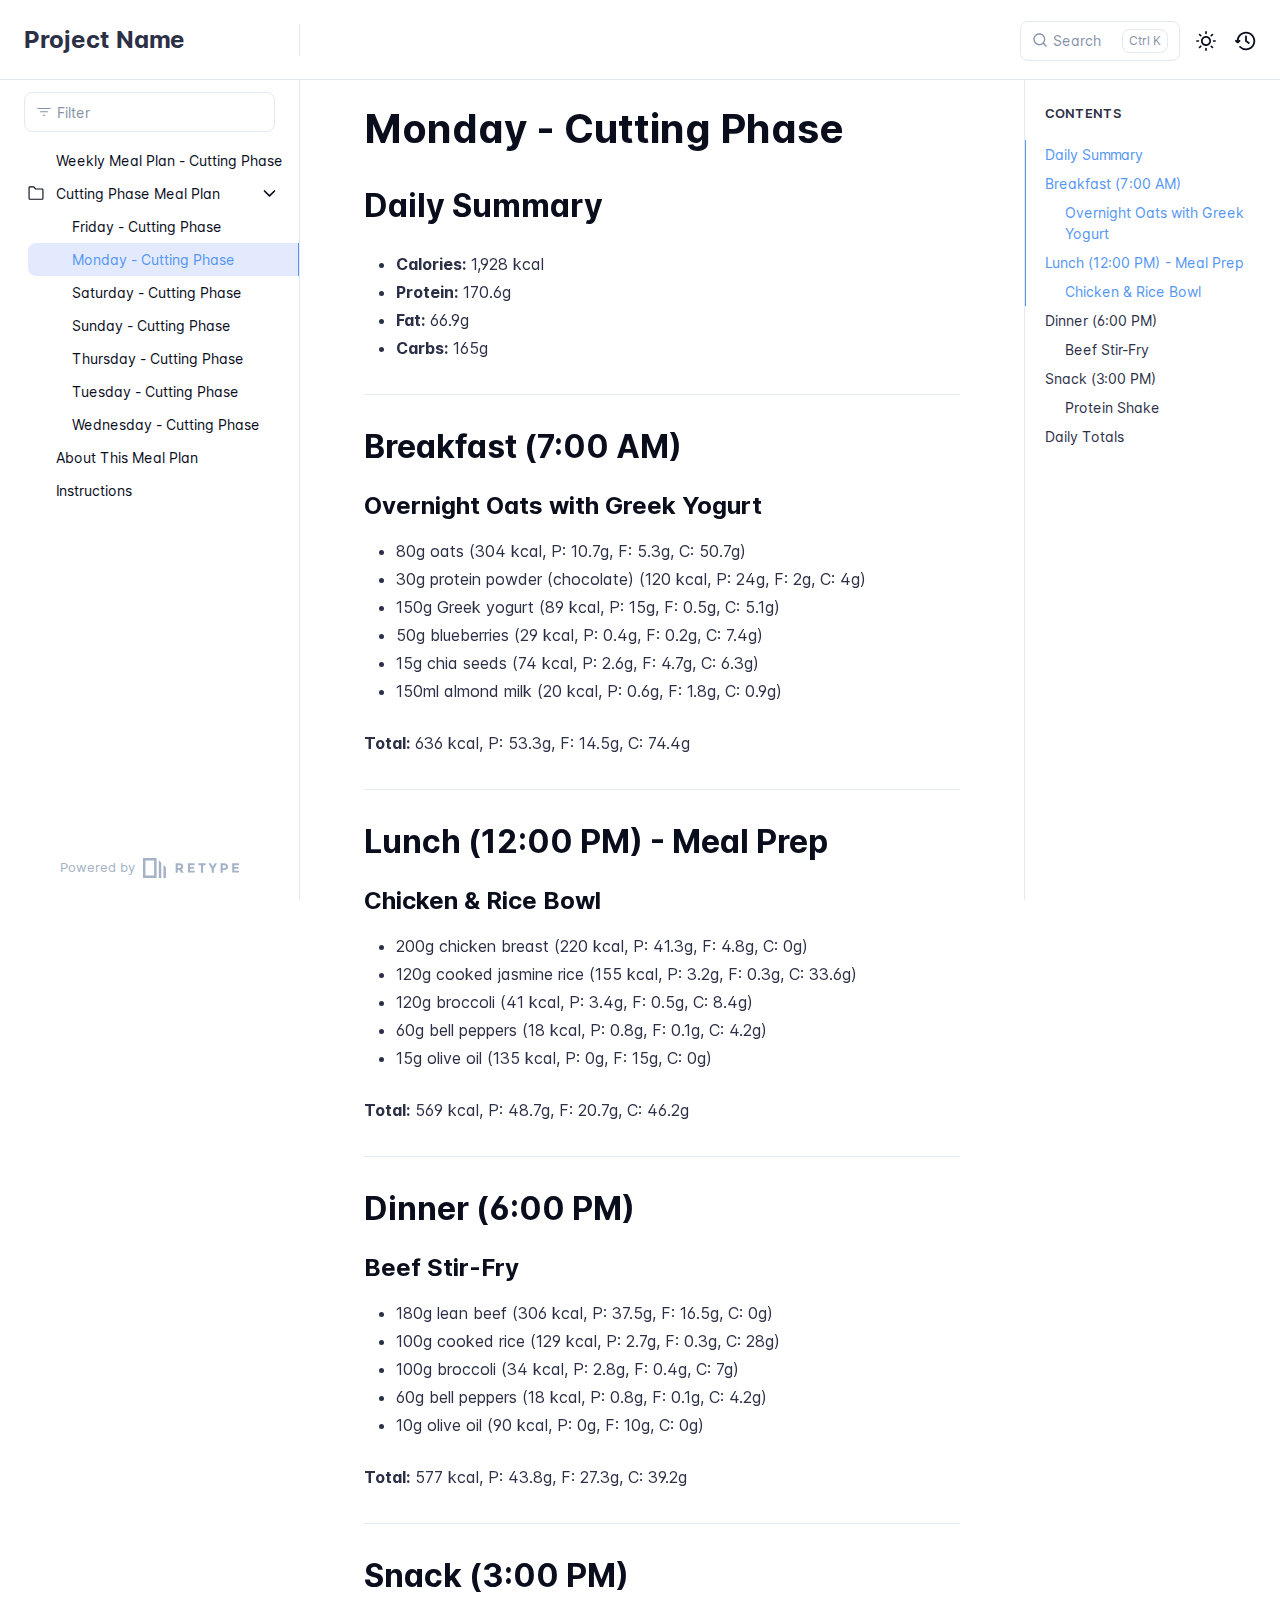
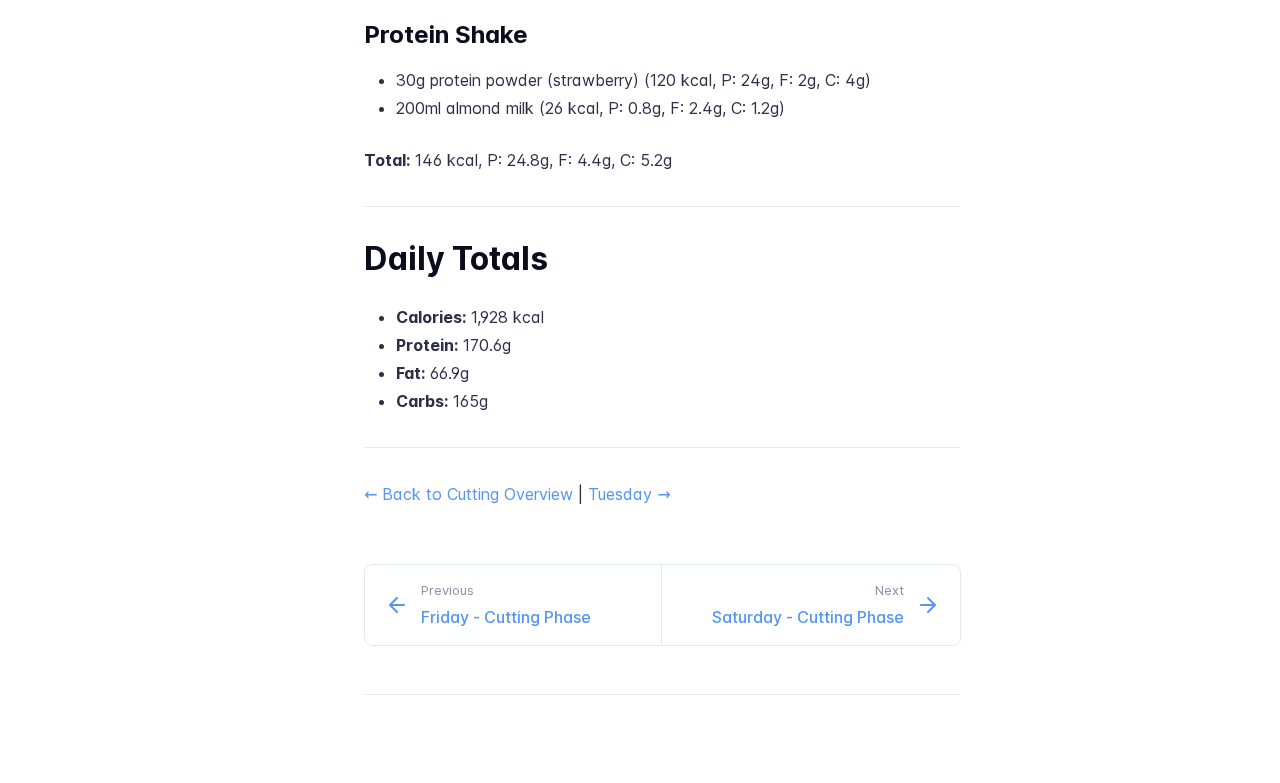
<file: cutting/monday/index.html>
<!DOCTYPE html>
<html lang="en" class="h-full">
<head>
    <meta charset="UTF-8">
    <meta name="viewport" content="width=device-width,initial-scale=1">
    <meta name="turbo-cache-control" content="no-cache" data-turbo-track="reload" data-track-token="3.11.0.805043494006">

    <!-- See retype.com -->
    <meta name="generator" content="Retype 3.11.0">

    <!-- Primary Meta Tags -->
    <title>Monday - Cutting Phase</title>
    <meta name="title" content="Monday - Cutting Phase">
    <meta name="description" content="Calories: 1,928 kcal">

    <!-- Canonical -->
    <link rel="canonical" href="/cutting/monday/">

    <!-- Open Graph / Facebook -->
    <meta property="og:type" content="website">
    <meta property="og:url" content="/cutting/monday/">
    <meta property="og:title" content="Monday - Cutting Phase">
    <meta property="og:description" content="Calories: 1,928 kcal">

    <!-- Twitter -->
    <meta property="twitter:card" content="summary_large_image">
    <meta property="twitter:url" content="/cutting/monday/">
    <meta property="twitter:title" content="Monday - Cutting Phase">
    <meta property="twitter:description" content="Calories: 1,928 kcal">

    <script data-cfasync="false">(function(){var cl=document.documentElement.classList,ls=localStorage.getItem("retype_scheme"),hd=cl.contains("dark"),hl=cl.contains("light"),wm=window.matchMedia&&window.matchMedia("(prefers-color-scheme: dark)").matches;if(ls==="dark"||(!ls&&wm&&!hd&&!hl)){cl.remove("light");cl.add("dark")}else if(ls==="light"||(!ls&&!wm&&!hd&&!hl)){cl.remove("dark");cl.add("light")}})();</script>

    <link href="../../resources/css/retype.css?v=3.11.0.805043494006" rel="stylesheet">

    <script data-cfasync="false" src="../../resources/js/config.js?v=3.11.0.805043494006" data-turbo-eval="false" defer></script>
    <script data-cfasync="false" src="../../resources/js/retype.js?v=3.11.0" data-turbo-eval="false" defer></script>
    <script id="lunr-js" data-cfasync="false" src="../../resources/js/lunr.js?v=3.11.0.805043494006" data-turbo-eval="false" defer></script>
</head>
<body>
    <div id="retype-app" class="relative text-base antialiased text-base-text bg-base-bg font-body">
        <div class="absolute bottom-0 left-0" style="top: 5rem; right: 50%"></div>
    
        <header id="retype-header" class="sticky top-0 z-30 flex w-full h-16 bg-header-bg border-b border-header-border md:h-20">
            <div class="container relative flex items-center justify-between pr-6 grow md:justify-start">
                <!-- Mobile menu button skeleton -->
                <button v-cloak class="skeleton retype-mobile-menu-button flex items-center justify-center shrink-0 overflow-hidden dark:text-white focus:outline-none rounded-full w-10 h-10 ml-3.5 md:hidden"><svg xmlns="http://www.w3.org/2000/svg" class="mb-px shrink-0" width="24" height="24" viewBox="0 0 24 24" role="presentation" style="margin-bottom: 0px;"><g fill="currentColor"><path d="M2 4h20v2H2zM2 11h20v2H2zM2 18h20v2H2z"></path></g></svg></button>
                <div v-cloak id="retype-sidebar-left-toggle-button"></div>
        
                <!-- Logo -->
                <div class="flex items-center justify-between h-full py-2 md:w-75">
                    <div class="flex items-center px-2 md:px-6">
                        <a id="retype-branding-logo" href="../../" class="flex items-center leading-snug text-2xl">
                            <span class="dark:text-white font-bold line-clamp-1 md:line-clamp-2">Project Name</span>
                        </a>
                    </div>
        
                    <span class="hidden h-8 border-r md:inline-block border-base-border"></span>
                </div>
        
                <div class="flex justify-between md:grow">
                    <!-- Top Nav -->
                    <nav id="retype-header-nav" class="hidden md:flex">
                        <ul class="flex flex-col mb-4 md:pl-16 md:mb-0 md:flex-row md:items-center">
                            
                        </ul>
                    </nav>
        
                    <!-- Header Right Skeleton -->
                    <div v-cloak class="flex justify-end grow skeleton">
        
                        <!-- Search input mock -->
                        <div class="relative hidden w-40 lg:block lg:max-w-sm lg:ml-auto">
                            <div class="absolute flex items-center justify-center h-full pl-3 dark:text-dark-300">
                                <svg xmlns="http://www.w3.org/2000/svg" class="icon-base" width="16" height="16" viewBox="0 0 24 24" aria-labelledby="icon" role="presentation" style="margin-bottom: 1px;"><g fill="currentColor" ><path d="M21.71 20.29l-3.68-3.68A8.963 8.963 0 0020 11c0-4.96-4.04-9-9-9s-9 4.04-9 9 4.04 9 9 9c2.12 0 4.07-.74 5.61-1.97l3.68 3.68c.2.19.45.29.71.29s.51-.1.71-.29c.39-.39.39-1.03 0-1.42zM4 11c0-3.86 3.14-7 7-7s7 3.14 7 7c0 1.92-.78 3.66-2.04 4.93-.01.01-.02.01-.02.01-.01.01-.01.01-.01.02A6.98 6.98 0 0111 18c-3.86 0-7-3.14-7-7z" ></path></g></svg>
                            </div>
                            <input class="w-full h-10 placeholder-search-placeholder transition-colors duration-200 ease-in bg-search-bg border border-transparent rounded md:text-sm hover:border-search-border-hover focus:outline-none focus:border-search-border-focus" style="padding: 0.625rem 0.75rem 0.625rem 2rem" type="text" placeholder="Search">
                        </div>
        
                        <!-- Mobile search button -->
                        <div class="flex items-center justify-center w-10 h-10 lg:hidden">
                            <svg xmlns="http://www.w3.org/2000/svg" class="shrink-0 icon-base" width="20" height="20" viewBox="0 0 24 24" aria-labelledby="icon" role="presentation" style="margin-bottom: 0px;"><g fill="currentColor" ><path d="M21.71 20.29l-3.68-3.68A8.963 8.963 0 0020 11c0-4.96-4.04-9-9-9s-9 4.04-9 9 4.04 9 9 9c2.12 0 4.07-.74 5.61-1.97l3.68 3.68c.2.19.45.29.71.29s.51-.1.71-.29c.39-.39.39-1.03 0-1.42zM4 11c0-3.86 3.14-7 7-7s7 3.14 7 7c0 1.92-.78 3.66-2.04 4.93-.01.01-.02.01-.02.01-.01.01-.01.01-.01.02A6.98 6.98 0 0111 18c-3.86 0-7-3.14-7-7z" ></path></g></svg>
                        </div>
        
                        <!-- Dark mode switch placeholder -->
                        <div class="w-10 h-10 lg:ml-2"></div>
        
                        <!-- History button -->
                        <div class="flex items-center justify-center w-10 h-10" style="margin-right: -0.625rem;">
                            <svg xmlns="http://www.w3.org/2000/svg" class="shrink-0 icon-base" width="22" height="22" viewBox="0 0 24 24" aria-labelledby="icon" role="presentation" style="margin-bottom: 0px;"><g fill="currentColor" ><g ><path d="M12.01 6.01c-.55 0-1 .45-1 1V12a1 1 0 00.4.8l3 2.22a.985.985 0 001.39-.2.996.996 0 00-.21-1.4l-2.6-1.92V7.01c.02-.55-.43-1-.98-1z"></path><path d="M12.01 1.91c-5.33 0-9.69 4.16-10.05 9.4l-.29-.26a.997.997 0 10-1.34 1.48l1.97 1.79c.19.17.43.26.67.26s.48-.09.67-.26l1.97-1.79a.997.997 0 10-1.34-1.48l-.31.28c.34-4.14 3.82-7.41 8.05-7.41 4.46 0 8.08 3.63 8.08 8.09s-3.63 8.08-8.08 8.08c-2.18 0-4.22-.85-5.75-2.4a.996.996 0 10-1.42 1.4 10.02 10.02 0 007.17 2.99c5.56 0 10.08-4.52 10.08-10.08.01-5.56-4.52-10.09-10.08-10.09z"></path></g></g></svg>
                        </div>
                    </div>
        
                    <div v-cloak class="flex justify-end grow">
                        <div id="retype-mobile-search-button"></div>
                        <doc-search-desktop></doc-search-desktop>
        
                        <doc-theme-switch class="lg:ml-2"></doc-theme-switch>
                        <doc-history></doc-history>
                    </div>
                </div>
            </div>
        </header>
    
    
        <div id="retype-container" class="container relative flex bg-white">
            <!-- Sidebar Skeleton -->
            <div v-cloak class="fixed flex flex-col shrink-0 duration-300 ease-in-out bg-sidebar-left-bg border-sidebar-left-border sidebar top-20 w-75 border-r h-screen md:sticky transition-transform skeleton">
            
                <div class="flex items-center h-16 px-6">
                    <input class="w-full h-8 px-3 py-2 transition-colors duration-200 ease-linear bg-filter-bg border border-filter-border rounded shadow-none text-sm focus:outline-none focus:border-filter-border-focus" type="text" placeholder="Filter">
                </div>
            
                <div class="pl-6 mt-1 mb-4">
                    <div class="w-32 h-3 mb-4 bg-skeleton-bg rounded-full loading"></div>
                    <div class="w-48 h-3 mb-4 bg-skeleton-bg rounded-full loading"></div>
                    <div class="w-40 h-3 mb-4 bg-skeleton-bg rounded-full loading"></div>
                    <div class="w-32 h-3 mb-4 bg-skeleton-bg rounded-full loading"></div>
                    <div class="w-48 h-3 mb-4 bg-skeleton-bg rounded-full loading"></div>
                    <div class="w-40 h-3 mb-4 bg-skeleton-bg rounded-full loading"></div>
                </div>
            
                <div class="shrink-0 mt-auto bg-transparent dark:border-base-border">
                    <a class="flex items-center justify-center flex-nowrap h-16 text-gray-350 dark:text-dark-400 hover:text-gray-600 dark:hover:text-dark-300 transition-colors duration-150 ease-in docs-powered-by" target="_blank" href="https://retype.com/" rel="noopener">
                        <span class="text-xs whitespace-nowrap">Powered by</span>
                        <svg xmlns="http://www.w3.org/2000/svg" class="ml-2" fill="currentColor" width="96" height="20" overflow="visible"><path d="M0 0v20h13.59V0H0zm11.15 17.54H2.44V2.46h8.71v15.08zM15.8 20h2.44V4.67L15.8 2.22zM20.45 6.89V20h2.44V9.34z"/><g><path d="M40.16 8.44c0 1.49-.59 2.45-1.75 2.88l2.34 3.32h-2.53l-2.04-2.96h-1.43v2.96h-2.06V5.36h3.5c1.43 0 2.46.24 3.07.73s.9 1.27.9 2.35zm-2.48 1.1c.26-.23.38-.59.38-1.09 0-.5-.13-.84-.4-1.03s-.73-.28-1.39-.28h-1.54v2.75h1.5c.72 0 1.2-.12 1.45-.35zM51.56 5.36V7.2h-4.59v1.91h4.13v1.76h-4.13v1.92h4.74v1.83h-6.79V5.36h6.64zM60.09 7.15v7.48h-2.06V7.15h-2.61V5.36h7.28v1.79h-2.61zM70.81 14.64h-2.06v-3.66l-3.19-5.61h2.23l1.99 3.45 1.99-3.45H74l-3.19 5.61v3.66zM83.99 6.19c.65.55.97 1.4.97 2.55s-.33 1.98-1 2.51-1.68.8-3.04.8h-1.23v2.59h-2.06V5.36h3.26c1.42 0 2.45.28 3.1.83zm-1.51 3.65c.25-.28.37-.69.37-1.22s-.16-.92-.48-1.14c-.32-.23-.82-.34-1.5-.34H79.7v3.12h1.38c.68 0 1.15-.14 1.4-.42zM95.85 5.36V7.2h-4.59v1.91h4.13v1.76h-4.13v1.92H96v1.83h-6.79V5.36h6.64z"/></g></svg>
                    </a>
                </div>
            </div>
            
            <!-- Sidebar component -->
            <doc-sidebar v-cloak>
                <template #sidebar-footer>
                    <div class="shrink-0 mt-auto border-t md:bg-transparent md:border-none dark:border-base-border">
            
                        <a class="flex items-center justify-center flex-nowrap h-16 text-gray-350 dark:text-dark-400 hover:text-gray-600 dark:hover:text-dark-300 transition-colors duration-150 ease-in docs-powered-by" target="_blank" href="https://retype.com/" rel="noopener">
                            <span class="text-xs whitespace-nowrap">Powered by</span>
                            <svg xmlns="http://www.w3.org/2000/svg" class="ml-2" fill="currentColor" width="96" height="20" overflow="visible"><path d="M0 0v20h13.59V0H0zm11.15 17.54H2.44V2.46h8.71v15.08zM15.8 20h2.44V4.67L15.8 2.22zM20.45 6.89V20h2.44V9.34z"/><g><path d="M40.16 8.44c0 1.49-.59 2.45-1.75 2.88l2.34 3.32h-2.53l-2.04-2.96h-1.43v2.96h-2.06V5.36h3.5c1.43 0 2.46.24 3.07.73s.9 1.27.9 2.35zm-2.48 1.1c.26-.23.38-.59.38-1.09 0-.5-.13-.84-.4-1.03s-.73-.28-1.39-.28h-1.54v2.75h1.5c.72 0 1.2-.12 1.45-.35zM51.56 5.36V7.2h-4.59v1.91h4.13v1.76h-4.13v1.92h4.74v1.83h-6.79V5.36h6.64zM60.09 7.15v7.48h-2.06V7.15h-2.61V5.36h7.28v1.79h-2.61zM70.81 14.64h-2.06v-3.66l-3.19-5.61h2.23l1.99 3.45 1.99-3.45H74l-3.19 5.61v3.66zM83.99 6.19c.65.55.97 1.4.97 2.55s-.33 1.98-1 2.51-1.68.8-3.04.8h-1.23v2.59h-2.06V5.36h3.26c1.42 0 2.45.28 3.1.83zm-1.51 3.65c.25-.28.37-.69.37-1.22s-.16-.92-.48-1.14c-.32-.23-.82-.34-1.5-.34H79.7v3.12h1.38c.68 0 1.15-.14 1.4-.42zM95.85 5.36V7.2h-4.59v1.91h4.13v1.76h-4.13v1.92H96v1.83h-6.79V5.36h6.64z"/></g></svg>
                        </a>
                    </div>
                </template>
            </doc-sidebar>
    
            <div class="grow min-w-0 bg-body-bg">
                <!-- Render "toolbar" template here on api pages --><!-- Render page content -->
                <div class="flex">
                    <div id="retype-main" class="min-w-0 p-4 grow md:px-16">
                        <main class="relative pb-12 lg:pt-2">
                            <div class="retype-markdown" id="retype-content">
                                <!-- Rendered if sidebar right is enabled -->
                                <div id="retype-sidebar-right-toggle"></div>
                                <!-- Page content  -->
<doc-anchor-target id="monday---cutting-phase" class="break-words">
    <h1>
        <doc-anchor-trigger class="header-anchor-trigger" to="#monday---cutting-phase">#</doc-anchor-trigger>
        <span>Monday - Cutting Phase</span>
    </h1>
</doc-anchor-target>
<doc-anchor-target id="daily-summary">
    <h2>
        <doc-anchor-trigger class="header-anchor-trigger" to="#daily-summary">#</doc-anchor-trigger>
        <span>Daily Summary</span>
    </h2>
</doc-anchor-target>
<ul>
<li><strong>Calories:</strong> 1,928 kcal</li>
<li><strong>Protein:</strong> 170.6g</li>
<li><strong>Fat:</strong> 66.9g</li>
<li><strong>Carbs:</strong> 165g</li>
</ul>
<hr>
<doc-anchor-target id="breakfast-700-am">
    <h2>
        <doc-anchor-trigger class="header-anchor-trigger" to="#breakfast-700-am">#</doc-anchor-trigger>
        <span>Breakfast (7:00 AM)</span>
    </h2>
</doc-anchor-target>
<doc-anchor-target id="overnight-oats-with-greek-yogurt">
    <h3>
        <doc-anchor-trigger class="header-anchor-trigger" to="#overnight-oats-with-greek-yogurt">#</doc-anchor-trigger>
        <span>Overnight Oats with Greek Yogurt</span>
    </h3>
</doc-anchor-target>
<ul>
<li>80g oats (304 kcal, P: 10.7g, F: 5.3g, C: 50.7g)</li>
<li>30g protein powder (chocolate) (120 kcal, P: 24g, F: 2g, C: 4g)</li>
<li>150g Greek yogurt (89 kcal, P: 15g, F: 0.5g, C: 5.1g)</li>
<li>50g blueberries (29 kcal, P: 0.4g, F: 0.2g, C: 7.4g)</li>
<li>15g chia seeds (74 kcal, P: 2.6g, F: 4.7g, C: 6.3g)</li>
<li>150ml almond milk (20 kcal, P: 0.6g, F: 1.8g, C: 0.9g)</li>
</ul>
<p><strong>Total:</strong> 636 kcal, P: 53.3g, F: 14.5g, C: 74.4g</p>
<hr>
<doc-anchor-target id="lunch-1200-pm---meal-prep">
    <h2>
        <doc-anchor-trigger class="header-anchor-trigger" to="#lunch-1200-pm---meal-prep">#</doc-anchor-trigger>
        <span>Lunch (12:00 PM) - Meal Prep</span>
    </h2>
</doc-anchor-target>
<doc-anchor-target id="chicken--rice-bowl">
    <h3>
        <doc-anchor-trigger class="header-anchor-trigger" to="#chicken--rice-bowl">#</doc-anchor-trigger>
        <span>Chicken &amp; Rice Bowl</span>
    </h3>
</doc-anchor-target>
<ul>
<li>200g chicken breast (220 kcal, P: 41.3g, F: 4.8g, C: 0g)</li>
<li>120g cooked jasmine rice (155 kcal, P: 3.2g, F: 0.3g, C: 33.6g)</li>
<li>120g broccoli (41 kcal, P: 3.4g, F: 0.5g, C: 8.4g)</li>
<li>60g bell peppers (18 kcal, P: 0.8g, F: 0.1g, C: 4.2g)</li>
<li>15g olive oil (135 kcal, P: 0g, F: 15g, C: 0g)</li>
</ul>
<p><strong>Total:</strong> 569 kcal, P: 48.7g, F: 20.7g, C: 46.2g</p>
<hr>
<doc-anchor-target id="dinner-600-pm">
    <h2>
        <doc-anchor-trigger class="header-anchor-trigger" to="#dinner-600-pm">#</doc-anchor-trigger>
        <span>Dinner (6:00 PM)</span>
    </h2>
</doc-anchor-target>
<doc-anchor-target id="beef-stir-fry">
    <h3>
        <doc-anchor-trigger class="header-anchor-trigger" to="#beef-stir-fry">#</doc-anchor-trigger>
        <span>Beef Stir-Fry</span>
    </h3>
</doc-anchor-target>
<ul>
<li>180g lean beef (306 kcal, P: 37.5g, F: 16.5g, C: 0g)</li>
<li>100g cooked rice (129 kcal, P: 2.7g, F: 0.3g, C: 28g)</li>
<li>100g broccoli (34 kcal, P: 2.8g, F: 0.4g, C: 7g)</li>
<li>60g bell peppers (18 kcal, P: 0.8g, F: 0.1g, C: 4.2g)</li>
<li>10g olive oil (90 kcal, P: 0g, F: 10g, C: 0g)</li>
</ul>
<p><strong>Total:</strong> 577 kcal, P: 43.8g, F: 27.3g, C: 39.2g</p>
<hr>
<doc-anchor-target id="snack-300-pm">
    <h2>
        <doc-anchor-trigger class="header-anchor-trigger" to="#snack-300-pm">#</doc-anchor-trigger>
        <span>Snack (3:00 PM)</span>
    </h2>
</doc-anchor-target>
<doc-anchor-target id="protein-shake">
    <h3>
        <doc-anchor-trigger class="header-anchor-trigger" to="#protein-shake">#</doc-anchor-trigger>
        <span>Protein Shake</span>
    </h3>
</doc-anchor-target>
<ul>
<li>30g protein powder (strawberry) (120 kcal, P: 24g, F: 2g, C: 4g)</li>
<li>200ml almond milk (26 kcal, P: 0.8g, F: 2.4g, C: 1.2g)</li>
</ul>
<p><strong>Total:</strong> 146 kcal, P: 24.8g, F: 4.4g, C: 5.2g</p>
<hr>
<doc-anchor-target id="daily-totals">
    <h2>
        <doc-anchor-trigger class="header-anchor-trigger" to="#daily-totals">#</doc-anchor-trigger>
        <span>Daily Totals</span>
    </h2>
</doc-anchor-target>
<ul>
<li><strong>Calories:</strong> 1,928 kcal</li>
<li><strong>Protein:</strong> 170.6g</li>
<li><strong>Fat:</strong> 66.9g</li>
<li><strong>Carbs:</strong> 165g</li>
</ul>
<hr>
<p><strong><a href="../">← Back to Cutting Overview</a></strong> | <strong><a href="../tuesday/">Tuesday →</a></strong></p>

                                
                                <!-- Required only on API pages -->
                                <doc-toolbar-member-filter-no-results></doc-toolbar-member-filter-no-results>
                            </div>
                            <footer id="retype-content-footer" class="clear-both">
                            
                                <nav id="retype-nextprev" class="print:hidden flex mt-14">
                                    <div class="w-1/2">
                                        <a class="px-5 py-4 h-full flex items-center break-normal font-medium text-body-link border border-base-border hover:border-base-border-hover rounded-l-lg transition-colors duration-150 relative hover:z-5" href="../../cutting/friday/">
                                            <svg xmlns="http://www.w3.org/2000/svg" class="mr-3" width="24" height="24" viewBox="0 0 24 24" fill="currentColor" overflow="visible"><path d="M19 11H7.41l5.29-5.29a.996.996 0 10-1.41-1.41l-7 7a1 1 0 000 1.42l7 7a1.024 1.024 0 001.42-.01.996.996 0 000-1.41L7.41 13H19c.55 0 1-.45 1-1s-.45-1-1-1z" /><path fill="none" d="M0 0h24v24H0z" /></svg>
                                            <span>
                                                <span class="block text-xs font-normal text-base-text-muted">Previous</span>
                                                <span class="block mt-1">Friday - Cutting Phase</span>
                                            </span>
                                        </a>
                                    </div>
                            
                                    <div class="w-1/2">
                                        <a class="px-5 py-4 -mx-px h-full flex items-center justify-end break-normal font-medium text-body-link border border-base-border hover:border-base-border-hover rounded-r-lg transition-colors duration-150 relative hover:z-5" href="../../cutting/saturday/">
                                            <span>
                                                <span class="block text-xs font-normal text-right text-base-text-muted">Next</span>
                                                <span class="block mt-1">Saturday - Cutting Phase</span>
                                            </span>
                                            <svg xmlns="http://www.w3.org/2000/svg" class="ml-3" width="24" height="24" viewBox="0 0 24 24" fill="currentColor" overflow="visible"><path d="M19.92 12.38a1 1 0 00-.22-1.09l-7-7a.996.996 0 10-1.41 1.41l5.3 5.3H5c-.55 0-1 .45-1 1s.45 1 1 1h11.59l-5.29 5.29a.996.996 0 000 1.41c.19.2.44.3.7.3s.51-.1.71-.29l7-7c.09-.09.16-.21.21-.33z" /><path fill="none" d="M0 0h24v24H0z" /></svg>
                                        </a>
                                    </div>
                                </nav>
                            </footer>
                        </main>
                
                        <div id="retype-page-footer" class="print:border-none border-t border-base-border pt-6 mb-8">
                            <footer class="flex flex-wrap items-center justify-between print:justify-center">
                                <div id="retype-footer-links" class="print:hidden">
                                    <ul class="flex flex-wrap items-center text-sm">
                                    </ul>
                                </div>
                                <div id="retype-copyright" class="print:justify-center py-2 text-footer-text font-footer-link-weight text-sm leading-relaxed"></div>
                            </footer>
                        </div>
                    </div>
                
                    <!-- Rendered if sidebar right is enabled -->
                    <!-- Sidebar right skeleton-->
                    <div v-cloak class="fixed top-0 bottom-0 right-0 translate-x-full bg-sidebar-right-bg border-sidebar-right-border lg:sticky lg:border-l lg:shrink-0 lg:pt-6 lg:transform-none sm:w-1/2 lg:w-64 lg:z-0 md:w-104 sidebar-right skeleton">
                        <div class="pl-5">
                            <div class="w-32 h-3 mb-4 bg-skeleton-bg rounded-full loading"></div>
                            <div class="w-48 h-3 mb-4 bg-skeleton-bg rounded-full loading"></div>
                            <div class="w-40 h-3 mb-4 bg-skeleton-bg rounded-full loading"></div>
                        </div>
                    </div>
                
                    <!-- User should be able to hide sidebar right -->
                    <doc-sidebar-right v-cloak></doc-sidebar-right>
                </div>

            </div>
        </div>
    
        <doc-search-mobile></doc-search-mobile>
        <doc-back-to-top></doc-back-to-top>
    </div>


    <div id="retype-overlay-target"></div>

    <script data-cfasync="false">window.__DOCS__ = { "title": "Monday - Cutting Phase", level: 2, icon: "file", hasPrism: false, hasMermaid: false, hasMath: false, tocDepth: 23 }</script>
</body>
</html>
</file>
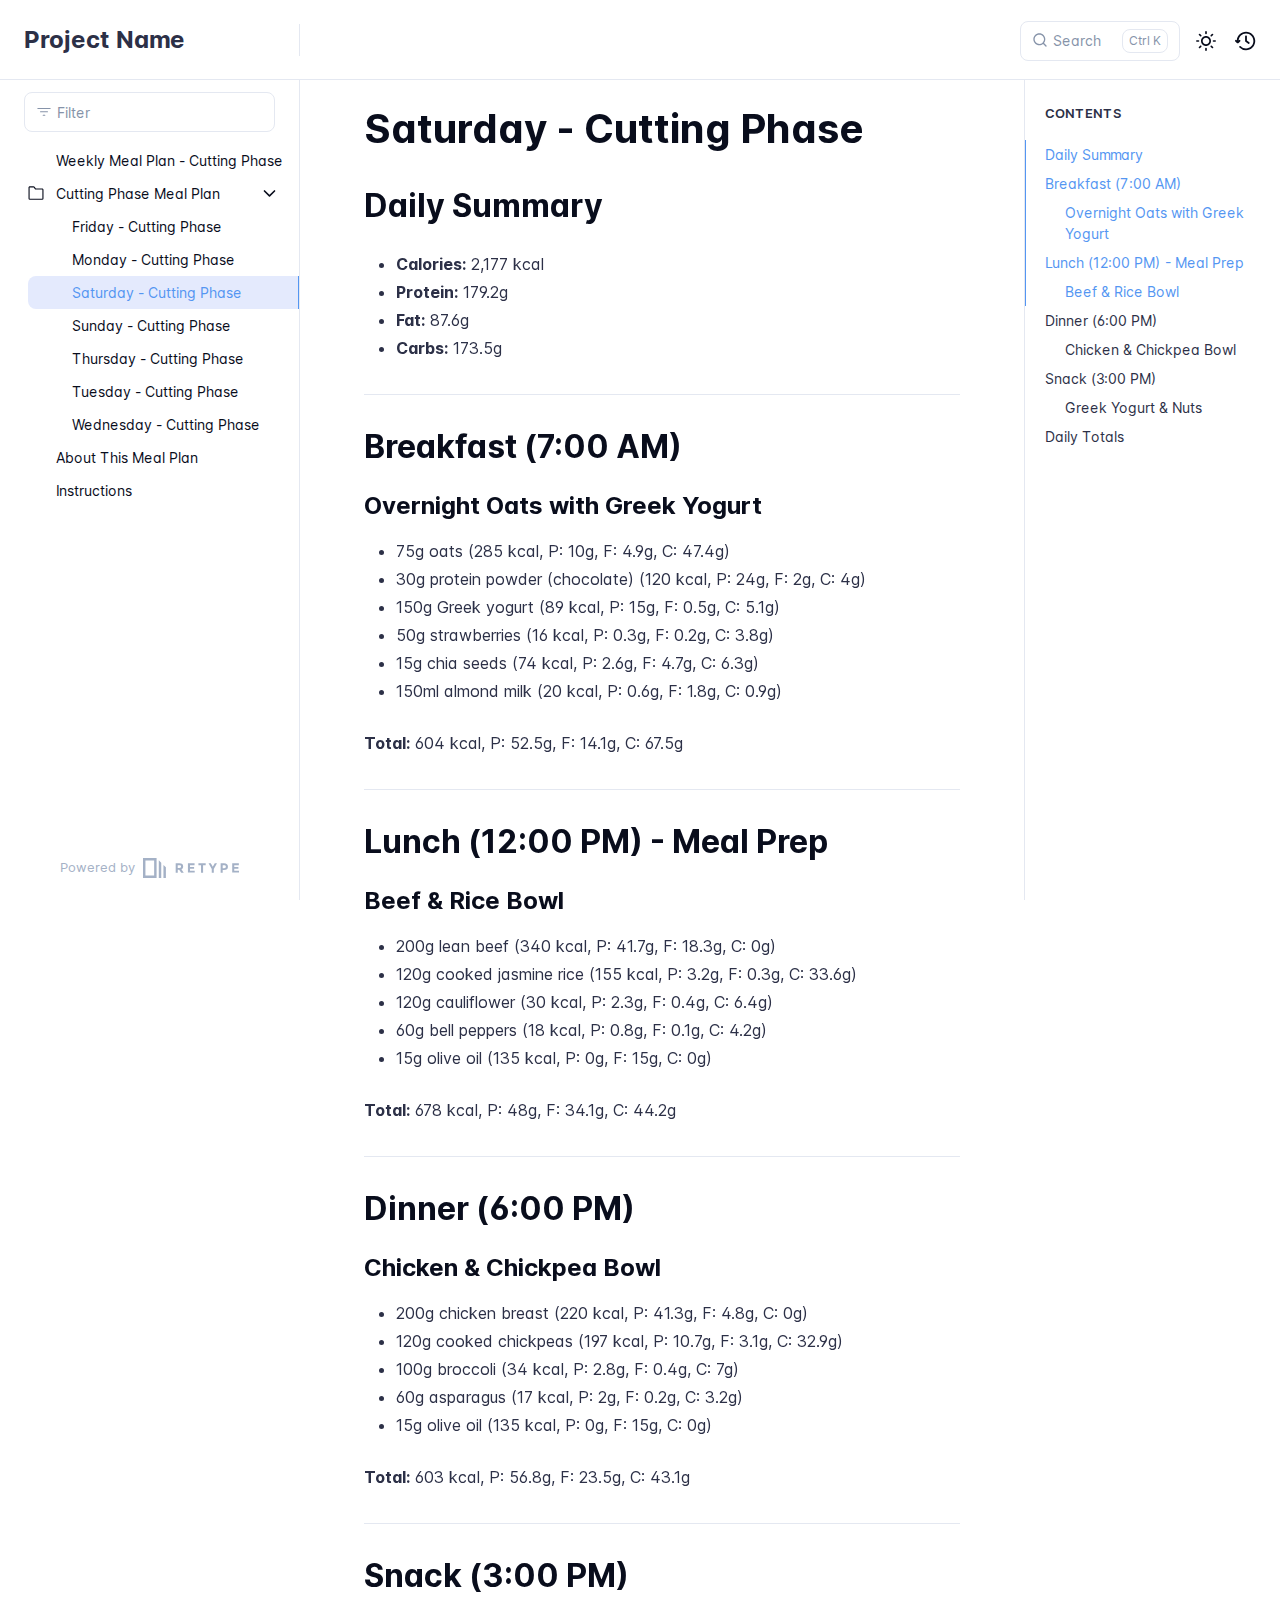
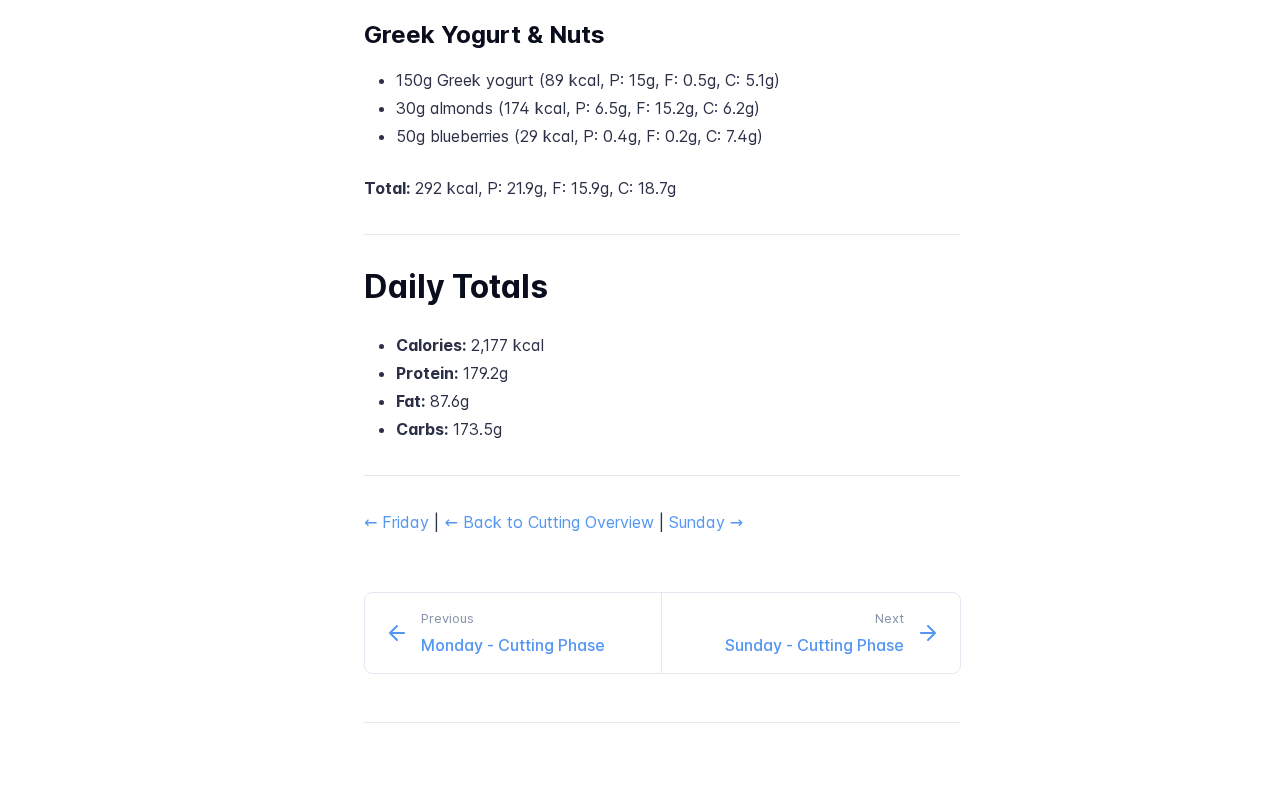
<file: cutting/saturday/index.html>
<!DOCTYPE html>
<html lang="en" class="h-full">
<head>
    <meta charset="UTF-8">
    <meta name="viewport" content="width=device-width,initial-scale=1">
    <meta name="turbo-cache-control" content="no-cache" data-turbo-track="reload" data-track-token="3.11.0.805043332021">

    <!-- See retype.com -->
    <meta name="generator" content="Retype 3.11.0">

    <!-- Primary Meta Tags -->
    <title>Saturday - Cutting Phase</title>
    <meta name="title" content="Saturday - Cutting Phase">
    <meta name="description" content="Calories: 2,177 kcal">

    <!-- Canonical -->
    <link rel="canonical" href="/cutting/saturday/">

    <!-- Open Graph / Facebook -->
    <meta property="og:type" content="website">
    <meta property="og:url" content="/cutting/saturday/">
    <meta property="og:title" content="Saturday - Cutting Phase">
    <meta property="og:description" content="Calories: 2,177 kcal">

    <!-- Twitter -->
    <meta property="twitter:card" content="summary_large_image">
    <meta property="twitter:url" content="/cutting/saturday/">
    <meta property="twitter:title" content="Saturday - Cutting Phase">
    <meta property="twitter:description" content="Calories: 2,177 kcal">

    <script data-cfasync="false">(function(){var cl=document.documentElement.classList,ls=localStorage.getItem("retype_scheme"),hd=cl.contains("dark"),hl=cl.contains("light"),wm=window.matchMedia&&window.matchMedia("(prefers-color-scheme: dark)").matches;if(ls==="dark"||(!ls&&wm&&!hd&&!hl)){cl.remove("light");cl.add("dark")}else if(ls==="light"||(!ls&&!wm&&!hd&&!hl)){cl.remove("dark");cl.add("light")}})();</script>

    <link href="../../resources/css/retype.css?v=3.11.0.805043332021" rel="stylesheet">

    <script data-cfasync="false" src="../../resources/js/config.js?v=3.11.0.805043332021" data-turbo-eval="false" defer></script>
    <script data-cfasync="false" src="../../resources/js/retype.js?v=3.11.0" data-turbo-eval="false" defer></script>
    <script id="lunr-js" data-cfasync="false" src="../../resources/js/lunr.js?v=3.11.0.805043332021" data-turbo-eval="false" defer></script>
</head>
<body>
    <div id="retype-app" class="relative text-base antialiased text-base-text bg-base-bg font-body">
        <div class="absolute bottom-0 left-0" style="top: 5rem; right: 50%"></div>
    
        <header id="retype-header" class="sticky top-0 z-30 flex w-full h-16 bg-header-bg border-b border-header-border md:h-20">
            <div class="container relative flex items-center justify-between pr-6 grow md:justify-start">
                <!-- Mobile menu button skeleton -->
                <button v-cloak class="skeleton retype-mobile-menu-button flex items-center justify-center shrink-0 overflow-hidden dark:text-white focus:outline-none rounded-full w-10 h-10 ml-3.5 md:hidden"><svg xmlns="http://www.w3.org/2000/svg" class="mb-px shrink-0" width="24" height="24" viewBox="0 0 24 24" role="presentation" style="margin-bottom: 0px;"><g fill="currentColor"><path d="M2 4h20v2H2zM2 11h20v2H2zM2 18h20v2H2z"></path></g></svg></button>
                <div v-cloak id="retype-sidebar-left-toggle-button"></div>
        
                <!-- Logo -->
                <div class="flex items-center justify-between h-full py-2 md:w-75">
                    <div class="flex items-center px-2 md:px-6">
                        <a id="retype-branding-logo" href="../../" class="flex items-center leading-snug text-2xl">
                            <span class="dark:text-white font-bold line-clamp-1 md:line-clamp-2">Project Name</span>
                        </a>
                    </div>
        
                    <span class="hidden h-8 border-r md:inline-block border-base-border"></span>
                </div>
        
                <div class="flex justify-between md:grow">
                    <!-- Top Nav -->
                    <nav id="retype-header-nav" class="hidden md:flex">
                        <ul class="flex flex-col mb-4 md:pl-16 md:mb-0 md:flex-row md:items-center">
                            
                        </ul>
                    </nav>
        
                    <!-- Header Right Skeleton -->
                    <div v-cloak class="flex justify-end grow skeleton">
        
                        <!-- Search input mock -->
                        <div class="relative hidden w-40 lg:block lg:max-w-sm lg:ml-auto">
                            <div class="absolute flex items-center justify-center h-full pl-3 dark:text-dark-300">
                                <svg xmlns="http://www.w3.org/2000/svg" class="icon-base" width="16" height="16" viewBox="0 0 24 24" aria-labelledby="icon" role="presentation" style="margin-bottom: 1px;"><g fill="currentColor" ><path d="M21.71 20.29l-3.68-3.68A8.963 8.963 0 0020 11c0-4.96-4.04-9-9-9s-9 4.04-9 9 4.04 9 9 9c2.12 0 4.07-.74 5.61-1.97l3.68 3.68c.2.19.45.29.71.29s.51-.1.71-.29c.39-.39.39-1.03 0-1.42zM4 11c0-3.86 3.14-7 7-7s7 3.14 7 7c0 1.92-.78 3.66-2.04 4.93-.01.01-.02.01-.02.01-.01.01-.01.01-.01.02A6.98 6.98 0 0111 18c-3.86 0-7-3.14-7-7z" ></path></g></svg>
                            </div>
                            <input class="w-full h-10 placeholder-search-placeholder transition-colors duration-200 ease-in bg-search-bg border border-transparent rounded md:text-sm hover:border-search-border-hover focus:outline-none focus:border-search-border-focus" style="padding: 0.625rem 0.75rem 0.625rem 2rem" type="text" placeholder="Search">
                        </div>
        
                        <!-- Mobile search button -->
                        <div class="flex items-center justify-center w-10 h-10 lg:hidden">
                            <svg xmlns="http://www.w3.org/2000/svg" class="shrink-0 icon-base" width="20" height="20" viewBox="0 0 24 24" aria-labelledby="icon" role="presentation" style="margin-bottom: 0px;"><g fill="currentColor" ><path d="M21.71 20.29l-3.68-3.68A8.963 8.963 0 0020 11c0-4.96-4.04-9-9-9s-9 4.04-9 9 4.04 9 9 9c2.12 0 4.07-.74 5.61-1.97l3.68 3.68c.2.19.45.29.71.29s.51-.1.71-.29c.39-.39.39-1.03 0-1.42zM4 11c0-3.86 3.14-7 7-7s7 3.14 7 7c0 1.92-.78 3.66-2.04 4.93-.01.01-.02.01-.02.01-.01.01-.01.01-.01.02A6.98 6.98 0 0111 18c-3.86 0-7-3.14-7-7z" ></path></g></svg>
                        </div>
        
                        <!-- Dark mode switch placeholder -->
                        <div class="w-10 h-10 lg:ml-2"></div>
        
                        <!-- History button -->
                        <div class="flex items-center justify-center w-10 h-10" style="margin-right: -0.625rem;">
                            <svg xmlns="http://www.w3.org/2000/svg" class="shrink-0 icon-base" width="22" height="22" viewBox="0 0 24 24" aria-labelledby="icon" role="presentation" style="margin-bottom: 0px;"><g fill="currentColor" ><g ><path d="M12.01 6.01c-.55 0-1 .45-1 1V12a1 1 0 00.4.8l3 2.22a.985.985 0 001.39-.2.996.996 0 00-.21-1.4l-2.6-1.92V7.01c.02-.55-.43-1-.98-1z"></path><path d="M12.01 1.91c-5.33 0-9.69 4.16-10.05 9.4l-.29-.26a.997.997 0 10-1.34 1.48l1.97 1.79c.19.17.43.26.67.26s.48-.09.67-.26l1.97-1.79a.997.997 0 10-1.34-1.48l-.31.28c.34-4.14 3.82-7.41 8.05-7.41 4.46 0 8.08 3.63 8.08 8.09s-3.63 8.08-8.08 8.08c-2.18 0-4.22-.85-5.75-2.4a.996.996 0 10-1.42 1.4 10.02 10.02 0 007.17 2.99c5.56 0 10.08-4.52 10.08-10.08.01-5.56-4.52-10.09-10.08-10.09z"></path></g></g></svg>
                        </div>
                    </div>
        
                    <div v-cloak class="flex justify-end grow">
                        <div id="retype-mobile-search-button"></div>
                        <doc-search-desktop></doc-search-desktop>
        
                        <doc-theme-switch class="lg:ml-2"></doc-theme-switch>
                        <doc-history></doc-history>
                    </div>
                </div>
            </div>
        </header>
    
    
        <div id="retype-container" class="container relative flex bg-white">
            <!-- Sidebar Skeleton -->
            <div v-cloak class="fixed flex flex-col shrink-0 duration-300 ease-in-out bg-sidebar-left-bg border-sidebar-left-border sidebar top-20 w-75 border-r h-screen md:sticky transition-transform skeleton">
            
                <div class="flex items-center h-16 px-6">
                    <input class="w-full h-8 px-3 py-2 transition-colors duration-200 ease-linear bg-filter-bg border border-filter-border rounded shadow-none text-sm focus:outline-none focus:border-filter-border-focus" type="text" placeholder="Filter">
                </div>
            
                <div class="pl-6 mt-1 mb-4">
                    <div class="w-32 h-3 mb-4 bg-skeleton-bg rounded-full loading"></div>
                    <div class="w-48 h-3 mb-4 bg-skeleton-bg rounded-full loading"></div>
                    <div class="w-40 h-3 mb-4 bg-skeleton-bg rounded-full loading"></div>
                    <div class="w-32 h-3 mb-4 bg-skeleton-bg rounded-full loading"></div>
                    <div class="w-48 h-3 mb-4 bg-skeleton-bg rounded-full loading"></div>
                    <div class="w-40 h-3 mb-4 bg-skeleton-bg rounded-full loading"></div>
                </div>
            
                <div class="shrink-0 mt-auto bg-transparent dark:border-base-border">
                    <a class="flex items-center justify-center flex-nowrap h-16 text-gray-350 dark:text-dark-400 hover:text-gray-600 dark:hover:text-dark-300 transition-colors duration-150 ease-in docs-powered-by" target="_blank" href="https://retype.com/" rel="noopener">
                        <span class="text-xs whitespace-nowrap">Powered by</span>
                        <svg xmlns="http://www.w3.org/2000/svg" class="ml-2" fill="currentColor" width="96" height="20" overflow="visible"><path d="M0 0v20h13.59V0H0zm11.15 17.54H2.44V2.46h8.71v15.08zM15.8 20h2.44V4.67L15.8 2.22zM20.45 6.89V20h2.44V9.34z"/><g><path d="M40.16 8.44c0 1.49-.59 2.45-1.75 2.88l2.34 3.32h-2.53l-2.04-2.96h-1.43v2.96h-2.06V5.36h3.5c1.43 0 2.46.24 3.07.73s.9 1.27.9 2.35zm-2.48 1.1c.26-.23.38-.59.38-1.09 0-.5-.13-.84-.4-1.03s-.73-.28-1.39-.28h-1.54v2.75h1.5c.72 0 1.2-.12 1.45-.35zM51.56 5.36V7.2h-4.59v1.91h4.13v1.76h-4.13v1.92h4.74v1.83h-6.79V5.36h6.64zM60.09 7.15v7.48h-2.06V7.15h-2.61V5.36h7.28v1.79h-2.61zM70.81 14.64h-2.06v-3.66l-3.19-5.61h2.23l1.99 3.45 1.99-3.45H74l-3.19 5.61v3.66zM83.99 6.19c.65.55.97 1.4.97 2.55s-.33 1.98-1 2.51-1.68.8-3.04.8h-1.23v2.59h-2.06V5.36h3.26c1.42 0 2.45.28 3.1.83zm-1.51 3.65c.25-.28.37-.69.37-1.22s-.16-.92-.48-1.14c-.32-.23-.82-.34-1.5-.34H79.7v3.12h1.38c.68 0 1.15-.14 1.4-.42zM95.85 5.36V7.2h-4.59v1.91h4.13v1.76h-4.13v1.92H96v1.83h-6.79V5.36h6.64z"/></g></svg>
                    </a>
                </div>
            </div>
            
            <!-- Sidebar component -->
            <doc-sidebar v-cloak>
                <template #sidebar-footer>
                    <div class="shrink-0 mt-auto border-t md:bg-transparent md:border-none dark:border-base-border">
            
                        <a class="flex items-center justify-center flex-nowrap h-16 text-gray-350 dark:text-dark-400 hover:text-gray-600 dark:hover:text-dark-300 transition-colors duration-150 ease-in docs-powered-by" target="_blank" href="https://retype.com/" rel="noopener">
                            <span class="text-xs whitespace-nowrap">Powered by</span>
                            <svg xmlns="http://www.w3.org/2000/svg" class="ml-2" fill="currentColor" width="96" height="20" overflow="visible"><path d="M0 0v20h13.59V0H0zm11.15 17.54H2.44V2.46h8.71v15.08zM15.8 20h2.44V4.67L15.8 2.22zM20.45 6.89V20h2.44V9.34z"/><g><path d="M40.16 8.44c0 1.49-.59 2.45-1.75 2.88l2.34 3.32h-2.53l-2.04-2.96h-1.43v2.96h-2.06V5.36h3.5c1.43 0 2.46.24 3.07.73s.9 1.27.9 2.35zm-2.48 1.1c.26-.23.38-.59.38-1.09 0-.5-.13-.84-.4-1.03s-.73-.28-1.39-.28h-1.54v2.75h1.5c.72 0 1.2-.12 1.45-.35zM51.56 5.36V7.2h-4.59v1.91h4.13v1.76h-4.13v1.92h4.74v1.83h-6.79V5.36h6.64zM60.09 7.15v7.48h-2.06V7.15h-2.61V5.36h7.28v1.79h-2.61zM70.81 14.64h-2.06v-3.66l-3.19-5.61h2.23l1.99 3.45 1.99-3.45H74l-3.19 5.61v3.66zM83.99 6.19c.65.55.97 1.4.97 2.55s-.33 1.98-1 2.51-1.68.8-3.04.8h-1.23v2.59h-2.06V5.36h3.26c1.42 0 2.45.28 3.1.83zm-1.51 3.65c.25-.28.37-.69.37-1.22s-.16-.92-.48-1.14c-.32-.23-.82-.34-1.5-.34H79.7v3.12h1.38c.68 0 1.15-.14 1.4-.42zM95.85 5.36V7.2h-4.59v1.91h4.13v1.76h-4.13v1.92H96v1.83h-6.79V5.36h6.64z"/></g></svg>
                        </a>
                    </div>
                </template>
            </doc-sidebar>
    
            <div class="grow min-w-0 bg-body-bg">
                <!-- Render "toolbar" template here on api pages --><!-- Render page content -->
                <div class="flex">
                    <div id="retype-main" class="min-w-0 p-4 grow md:px-16">
                        <main class="relative pb-12 lg:pt-2">
                            <div class="retype-markdown" id="retype-content">
                                <!-- Rendered if sidebar right is enabled -->
                                <div id="retype-sidebar-right-toggle"></div>
                                <!-- Page content  -->
<doc-anchor-target id="saturday---cutting-phase" class="break-words">
    <h1>
        <doc-anchor-trigger class="header-anchor-trigger" to="#saturday---cutting-phase">#</doc-anchor-trigger>
        <span>Saturday - Cutting Phase</span>
    </h1>
</doc-anchor-target>
<doc-anchor-target id="daily-summary">
    <h2>
        <doc-anchor-trigger class="header-anchor-trigger" to="#daily-summary">#</doc-anchor-trigger>
        <span>Daily Summary</span>
    </h2>
</doc-anchor-target>
<ul>
<li><strong>Calories:</strong> 2,177 kcal</li>
<li><strong>Protein:</strong> 179.2g</li>
<li><strong>Fat:</strong> 87.6g</li>
<li><strong>Carbs:</strong> 173.5g</li>
</ul>
<hr>
<doc-anchor-target id="breakfast-700-am">
    <h2>
        <doc-anchor-trigger class="header-anchor-trigger" to="#breakfast-700-am">#</doc-anchor-trigger>
        <span>Breakfast (7:00 AM)</span>
    </h2>
</doc-anchor-target>
<doc-anchor-target id="overnight-oats-with-greek-yogurt">
    <h3>
        <doc-anchor-trigger class="header-anchor-trigger" to="#overnight-oats-with-greek-yogurt">#</doc-anchor-trigger>
        <span>Overnight Oats with Greek Yogurt</span>
    </h3>
</doc-anchor-target>
<ul>
<li>75g oats (285 kcal, P: 10g, F: 4.9g, C: 47.4g)</li>
<li>30g protein powder (chocolate) (120 kcal, P: 24g, F: 2g, C: 4g)</li>
<li>150g Greek yogurt (89 kcal, P: 15g, F: 0.5g, C: 5.1g)</li>
<li>50g strawberries (16 kcal, P: 0.3g, F: 0.2g, C: 3.8g)</li>
<li>15g chia seeds (74 kcal, P: 2.6g, F: 4.7g, C: 6.3g)</li>
<li>150ml almond milk (20 kcal, P: 0.6g, F: 1.8g, C: 0.9g)</li>
</ul>
<p><strong>Total:</strong> 604 kcal, P: 52.5g, F: 14.1g, C: 67.5g</p>
<hr>
<doc-anchor-target id="lunch-1200-pm---meal-prep">
    <h2>
        <doc-anchor-trigger class="header-anchor-trigger" to="#lunch-1200-pm---meal-prep">#</doc-anchor-trigger>
        <span>Lunch (12:00 PM) - Meal Prep</span>
    </h2>
</doc-anchor-target>
<doc-anchor-target id="beef--rice-bowl">
    <h3>
        <doc-anchor-trigger class="header-anchor-trigger" to="#beef--rice-bowl">#</doc-anchor-trigger>
        <span>Beef &amp; Rice Bowl</span>
    </h3>
</doc-anchor-target>
<ul>
<li>200g lean beef (340 kcal, P: 41.7g, F: 18.3g, C: 0g)</li>
<li>120g cooked jasmine rice (155 kcal, P: 3.2g, F: 0.3g, C: 33.6g)</li>
<li>120g cauliflower (30 kcal, P: 2.3g, F: 0.4g, C: 6.4g)</li>
<li>60g bell peppers (18 kcal, P: 0.8g, F: 0.1g, C: 4.2g)</li>
<li>15g olive oil (135 kcal, P: 0g, F: 15g, C: 0g)</li>
</ul>
<p><strong>Total:</strong> 678 kcal, P: 48g, F: 34.1g, C: 44.2g</p>
<hr>
<doc-anchor-target id="dinner-600-pm">
    <h2>
        <doc-anchor-trigger class="header-anchor-trigger" to="#dinner-600-pm">#</doc-anchor-trigger>
        <span>Dinner (6:00 PM)</span>
    </h2>
</doc-anchor-target>
<doc-anchor-target id="chicken--chickpea-bowl">
    <h3>
        <doc-anchor-trigger class="header-anchor-trigger" to="#chicken--chickpea-bowl">#</doc-anchor-trigger>
        <span>Chicken &amp; Chickpea Bowl</span>
    </h3>
</doc-anchor-target>
<ul>
<li>200g chicken breast (220 kcal, P: 41.3g, F: 4.8g, C: 0g)</li>
<li>120g cooked chickpeas (197 kcal, P: 10.7g, F: 3.1g, C: 32.9g)</li>
<li>100g broccoli (34 kcal, P: 2.8g, F: 0.4g, C: 7g)</li>
<li>60g asparagus (17 kcal, P: 2g, F: 0.2g, C: 3.2g)</li>
<li>15g olive oil (135 kcal, P: 0g, F: 15g, C: 0g)</li>
</ul>
<p><strong>Total:</strong> 603 kcal, P: 56.8g, F: 23.5g, C: 43.1g</p>
<hr>
<doc-anchor-target id="snack-300-pm">
    <h2>
        <doc-anchor-trigger class="header-anchor-trigger" to="#snack-300-pm">#</doc-anchor-trigger>
        <span>Snack (3:00 PM)</span>
    </h2>
</doc-anchor-target>
<doc-anchor-target id="greek-yogurt--nuts">
    <h3>
        <doc-anchor-trigger class="header-anchor-trigger" to="#greek-yogurt--nuts">#</doc-anchor-trigger>
        <span>Greek Yogurt &amp; Nuts</span>
    </h3>
</doc-anchor-target>
<ul>
<li>150g Greek yogurt (89 kcal, P: 15g, F: 0.5g, C: 5.1g)</li>
<li>30g almonds (174 kcal, P: 6.5g, F: 15.2g, C: 6.2g)</li>
<li>50g blueberries (29 kcal, P: 0.4g, F: 0.2g, C: 7.4g)</li>
</ul>
<p><strong>Total:</strong> 292 kcal, P: 21.9g, F: 15.9g, C: 18.7g</p>
<hr>
<doc-anchor-target id="daily-totals">
    <h2>
        <doc-anchor-trigger class="header-anchor-trigger" to="#daily-totals">#</doc-anchor-trigger>
        <span>Daily Totals</span>
    </h2>
</doc-anchor-target>
<ul>
<li><strong>Calories:</strong> 2,177 kcal</li>
<li><strong>Protein:</strong> 179.2g</li>
<li><strong>Fat:</strong> 87.6g</li>
<li><strong>Carbs:</strong> 173.5g</li>
</ul>
<hr>
<p><strong><a href="../friday/">← Friday</a></strong> | <strong><a href="../">← Back to Cutting Overview</a></strong> | <strong><a href="../sunday/">Sunday →</a></strong></p>

                                
                                <!-- Required only on API pages -->
                                <doc-toolbar-member-filter-no-results></doc-toolbar-member-filter-no-results>
                            </div>
                            <footer id="retype-content-footer" class="clear-both">
                            
                                <nav id="retype-nextprev" class="print:hidden flex mt-14">
                                    <div class="w-1/2">
                                        <a class="px-5 py-4 h-full flex items-center break-normal font-medium text-body-link border border-base-border hover:border-base-border-hover rounded-l-lg transition-colors duration-150 relative hover:z-5" href="../../cutting/monday/">
                                            <svg xmlns="http://www.w3.org/2000/svg" class="mr-3" width="24" height="24" viewBox="0 0 24 24" fill="currentColor" overflow="visible"><path d="M19 11H7.41l5.29-5.29a.996.996 0 10-1.41-1.41l-7 7a1 1 0 000 1.42l7 7a1.024 1.024 0 001.42-.01.996.996 0 000-1.41L7.41 13H19c.55 0 1-.45 1-1s-.45-1-1-1z" /><path fill="none" d="M0 0h24v24H0z" /></svg>
                                            <span>
                                                <span class="block text-xs font-normal text-base-text-muted">Previous</span>
                                                <span class="block mt-1">Monday - Cutting Phase</span>
                                            </span>
                                        </a>
                                    </div>
                            
                                    <div class="w-1/2">
                                        <a class="px-5 py-4 -mx-px h-full flex items-center justify-end break-normal font-medium text-body-link border border-base-border hover:border-base-border-hover rounded-r-lg transition-colors duration-150 relative hover:z-5" href="../../cutting/sunday/">
                                            <span>
                                                <span class="block text-xs font-normal text-right text-base-text-muted">Next</span>
                                                <span class="block mt-1">Sunday - Cutting Phase</span>
                                            </span>
                                            <svg xmlns="http://www.w3.org/2000/svg" class="ml-3" width="24" height="24" viewBox="0 0 24 24" fill="currentColor" overflow="visible"><path d="M19.92 12.38a1 1 0 00-.22-1.09l-7-7a.996.996 0 10-1.41 1.41l5.3 5.3H5c-.55 0-1 .45-1 1s.45 1 1 1h11.59l-5.29 5.29a.996.996 0 000 1.41c.19.2.44.3.7.3s.51-.1.71-.29l7-7c.09-.09.16-.21.21-.33z" /><path fill="none" d="M0 0h24v24H0z" /></svg>
                                        </a>
                                    </div>
                                </nav>
                            </footer>
                        </main>
                
                        <div id="retype-page-footer" class="print:border-none border-t border-base-border pt-6 mb-8">
                            <footer class="flex flex-wrap items-center justify-between print:justify-center">
                                <div id="retype-footer-links" class="print:hidden">
                                    <ul class="flex flex-wrap items-center text-sm">
                                    </ul>
                                </div>
                                <div id="retype-copyright" class="print:justify-center py-2 text-footer-text font-footer-link-weight text-sm leading-relaxed"></div>
                            </footer>
                        </div>
                    </div>
                
                    <!-- Rendered if sidebar right is enabled -->
                    <!-- Sidebar right skeleton-->
                    <div v-cloak class="fixed top-0 bottom-0 right-0 translate-x-full bg-sidebar-right-bg border-sidebar-right-border lg:sticky lg:border-l lg:shrink-0 lg:pt-6 lg:transform-none sm:w-1/2 lg:w-64 lg:z-0 md:w-104 sidebar-right skeleton">
                        <div class="pl-5">
                            <div class="w-32 h-3 mb-4 bg-skeleton-bg rounded-full loading"></div>
                            <div class="w-48 h-3 mb-4 bg-skeleton-bg rounded-full loading"></div>
                            <div class="w-40 h-3 mb-4 bg-skeleton-bg rounded-full loading"></div>
                        </div>
                    </div>
                
                    <!-- User should be able to hide sidebar right -->
                    <doc-sidebar-right v-cloak></doc-sidebar-right>
                </div>

            </div>
        </div>
    
        <doc-search-mobile></doc-search-mobile>
        <doc-back-to-top></doc-back-to-top>
    </div>


    <div id="retype-overlay-target"></div>

    <script data-cfasync="false">window.__DOCS__ = { "title": "Saturday - Cutting Phase", level: 2, icon: "file", hasPrism: false, hasMermaid: false, hasMath: false, tocDepth: 23 }</script>
</body>
</html>
</file>
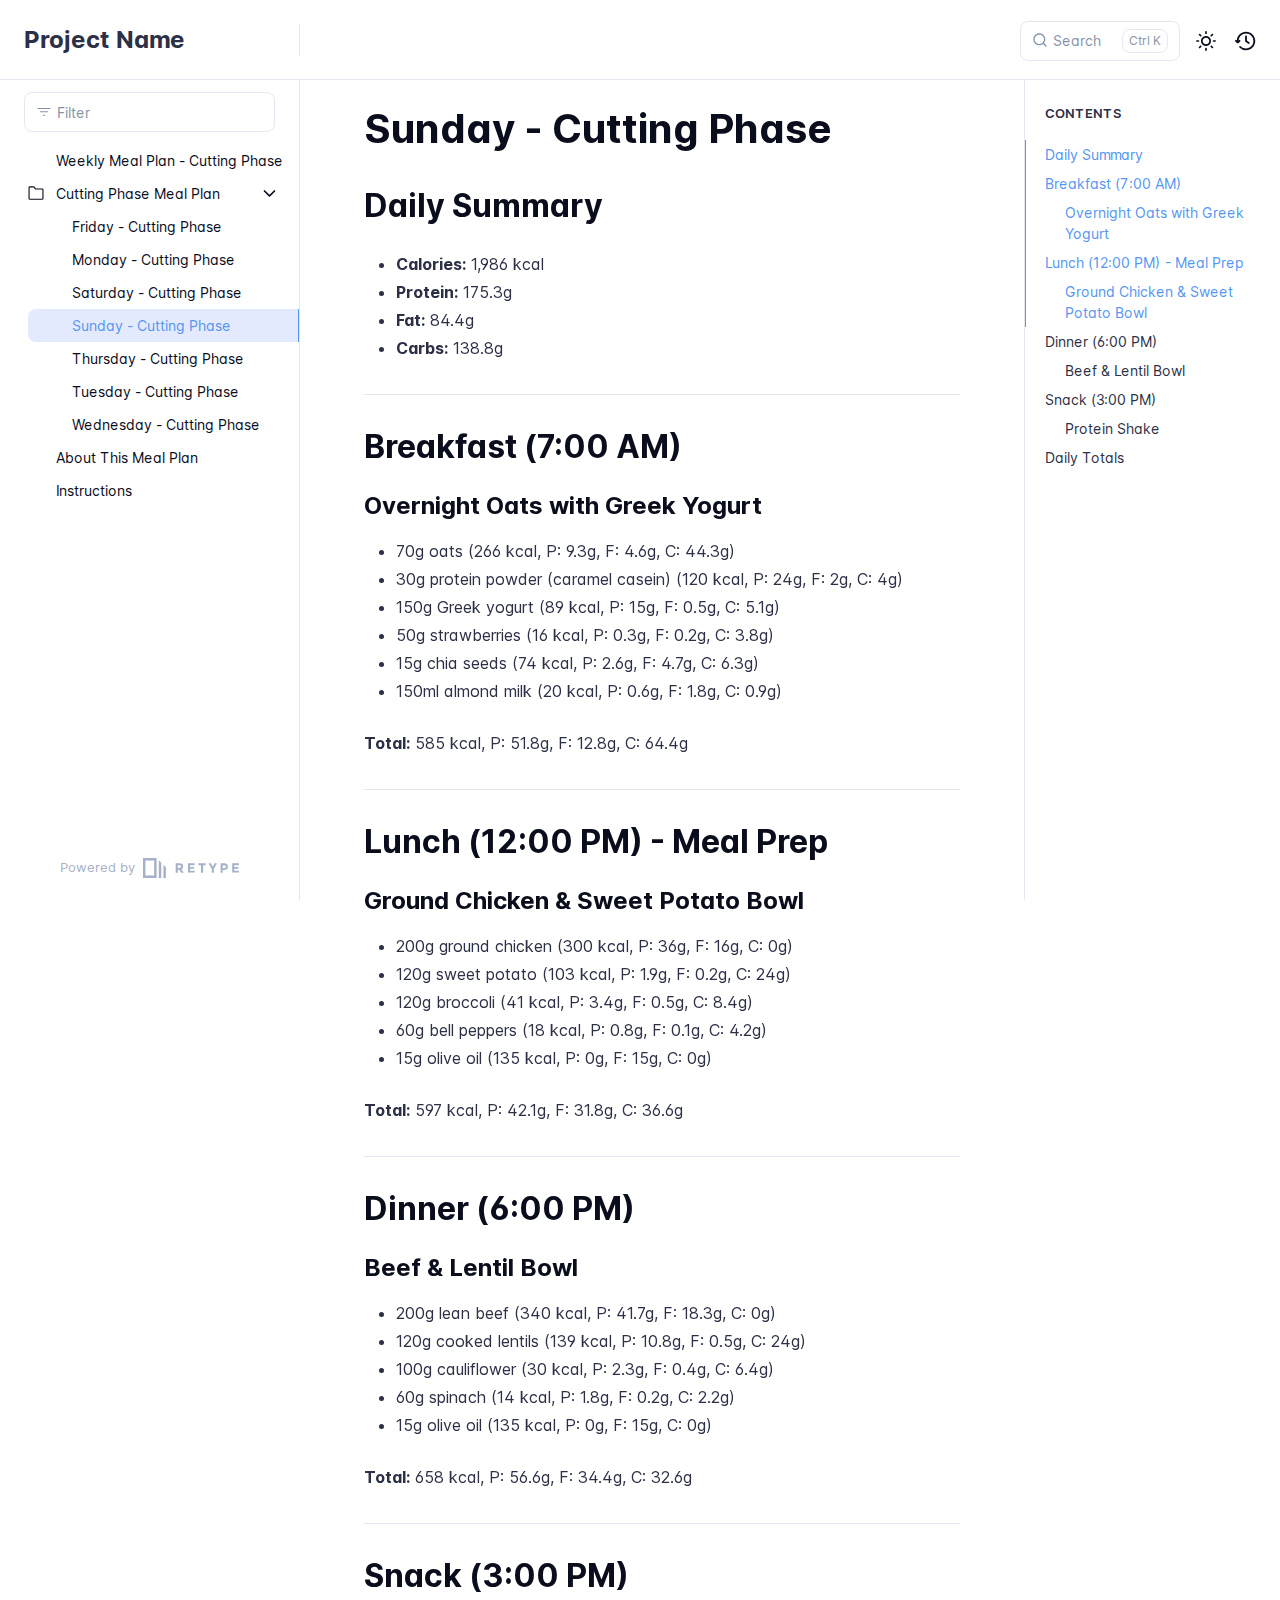
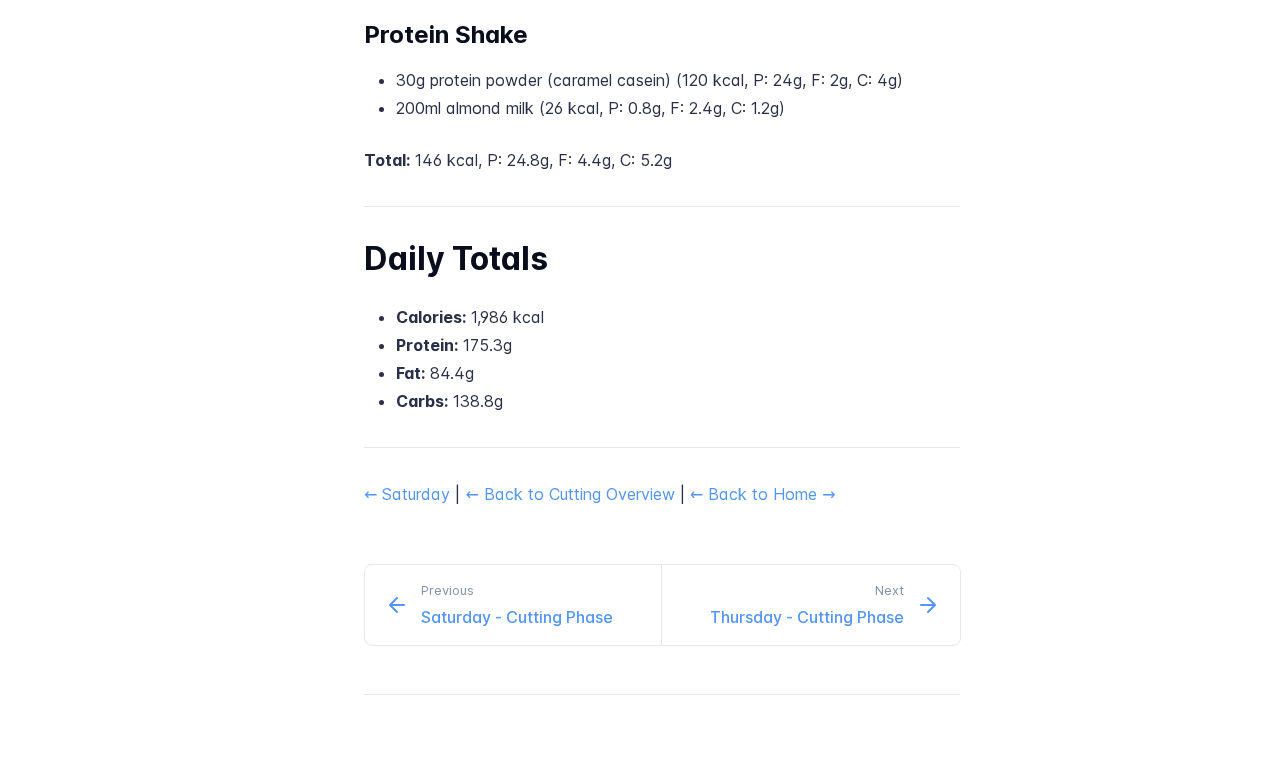
<file: cutting/sunday/index.html>
<!DOCTYPE html>
<html lang="en" class="h-full">
<head>
    <meta charset="UTF-8">
    <meta name="viewport" content="width=device-width,initial-scale=1">
    <meta name="turbo-cache-control" content="no-cache" data-turbo-track="reload" data-track-token="3.11.0.805043494006">

    <!-- See retype.com -->
    <meta name="generator" content="Retype 3.11.0">

    <!-- Primary Meta Tags -->
    <title>Sunday - Cutting Phase</title>
    <meta name="title" content="Sunday - Cutting Phase">
    <meta name="description" content="Calories: 1,986 kcal">

    <!-- Canonical -->
    <link rel="canonical" href="/cutting/sunday/">

    <!-- Open Graph / Facebook -->
    <meta property="og:type" content="website">
    <meta property="og:url" content="/cutting/sunday/">
    <meta property="og:title" content="Sunday - Cutting Phase">
    <meta property="og:description" content="Calories: 1,986 kcal">

    <!-- Twitter -->
    <meta property="twitter:card" content="summary_large_image">
    <meta property="twitter:url" content="/cutting/sunday/">
    <meta property="twitter:title" content="Sunday - Cutting Phase">
    <meta property="twitter:description" content="Calories: 1,986 kcal">

    <script data-cfasync="false">(function(){var cl=document.documentElement.classList,ls=localStorage.getItem("retype_scheme"),hd=cl.contains("dark"),hl=cl.contains("light"),wm=window.matchMedia&&window.matchMedia("(prefers-color-scheme: dark)").matches;if(ls==="dark"||(!ls&&wm&&!hd&&!hl)){cl.remove("light");cl.add("dark")}else if(ls==="light"||(!ls&&!wm&&!hd&&!hl)){cl.remove("dark");cl.add("light")}})();</script>

    <link href="../../resources/css/retype.css?v=3.11.0.805043494006" rel="stylesheet">

    <script data-cfasync="false" src="../../resources/js/config.js?v=3.11.0.805043494006" data-turbo-eval="false" defer></script>
    <script data-cfasync="false" src="../../resources/js/retype.js?v=3.11.0" data-turbo-eval="false" defer></script>
    <script id="lunr-js" data-cfasync="false" src="../../resources/js/lunr.js?v=3.11.0.805043494006" data-turbo-eval="false" defer></script>
</head>
<body>
    <div id="retype-app" class="relative text-base antialiased text-base-text bg-base-bg font-body">
        <div class="absolute bottom-0 left-0" style="top: 5rem; right: 50%"></div>
    
        <header id="retype-header" class="sticky top-0 z-30 flex w-full h-16 bg-header-bg border-b border-header-border md:h-20">
            <div class="container relative flex items-center justify-between pr-6 grow md:justify-start">
                <!-- Mobile menu button skeleton -->
                <button v-cloak class="skeleton retype-mobile-menu-button flex items-center justify-center shrink-0 overflow-hidden dark:text-white focus:outline-none rounded-full w-10 h-10 ml-3.5 md:hidden"><svg xmlns="http://www.w3.org/2000/svg" class="mb-px shrink-0" width="24" height="24" viewBox="0 0 24 24" role="presentation" style="margin-bottom: 0px;"><g fill="currentColor"><path d="M2 4h20v2H2zM2 11h20v2H2zM2 18h20v2H2z"></path></g></svg></button>
                <div v-cloak id="retype-sidebar-left-toggle-button"></div>
        
                <!-- Logo -->
                <div class="flex items-center justify-between h-full py-2 md:w-75">
                    <div class="flex items-center px-2 md:px-6">
                        <a id="retype-branding-logo" href="../../" class="flex items-center leading-snug text-2xl">
                            <span class="dark:text-white font-bold line-clamp-1 md:line-clamp-2">Project Name</span>
                        </a>
                    </div>
        
                    <span class="hidden h-8 border-r md:inline-block border-base-border"></span>
                </div>
        
                <div class="flex justify-between md:grow">
                    <!-- Top Nav -->
                    <nav id="retype-header-nav" class="hidden md:flex">
                        <ul class="flex flex-col mb-4 md:pl-16 md:mb-0 md:flex-row md:items-center">
                            
                        </ul>
                    </nav>
        
                    <!-- Header Right Skeleton -->
                    <div v-cloak class="flex justify-end grow skeleton">
        
                        <!-- Search input mock -->
                        <div class="relative hidden w-40 lg:block lg:max-w-sm lg:ml-auto">
                            <div class="absolute flex items-center justify-center h-full pl-3 dark:text-dark-300">
                                <svg xmlns="http://www.w3.org/2000/svg" class="icon-base" width="16" height="16" viewBox="0 0 24 24" aria-labelledby="icon" role="presentation" style="margin-bottom: 1px;"><g fill="currentColor" ><path d="M21.71 20.29l-3.68-3.68A8.963 8.963 0 0020 11c0-4.96-4.04-9-9-9s-9 4.04-9 9 4.04 9 9 9c2.12 0 4.07-.74 5.61-1.97l3.68 3.68c.2.19.45.29.71.29s.51-.1.71-.29c.39-.39.39-1.03 0-1.42zM4 11c0-3.86 3.14-7 7-7s7 3.14 7 7c0 1.92-.78 3.66-2.04 4.93-.01.01-.02.01-.02.01-.01.01-.01.01-.01.02A6.98 6.98 0 0111 18c-3.86 0-7-3.14-7-7z" ></path></g></svg>
                            </div>
                            <input class="w-full h-10 placeholder-search-placeholder transition-colors duration-200 ease-in bg-search-bg border border-transparent rounded md:text-sm hover:border-search-border-hover focus:outline-none focus:border-search-border-focus" style="padding: 0.625rem 0.75rem 0.625rem 2rem" type="text" placeholder="Search">
                        </div>
        
                        <!-- Mobile search button -->
                        <div class="flex items-center justify-center w-10 h-10 lg:hidden">
                            <svg xmlns="http://www.w3.org/2000/svg" class="shrink-0 icon-base" width="20" height="20" viewBox="0 0 24 24" aria-labelledby="icon" role="presentation" style="margin-bottom: 0px;"><g fill="currentColor" ><path d="M21.71 20.29l-3.68-3.68A8.963 8.963 0 0020 11c0-4.96-4.04-9-9-9s-9 4.04-9 9 4.04 9 9 9c2.12 0 4.07-.74 5.61-1.97l3.68 3.68c.2.19.45.29.71.29s.51-.1.71-.29c.39-.39.39-1.03 0-1.42zM4 11c0-3.86 3.14-7 7-7s7 3.14 7 7c0 1.92-.78 3.66-2.04 4.93-.01.01-.02.01-.02.01-.01.01-.01.01-.01.02A6.98 6.98 0 0111 18c-3.86 0-7-3.14-7-7z" ></path></g></svg>
                        </div>
        
                        <!-- Dark mode switch placeholder -->
                        <div class="w-10 h-10 lg:ml-2"></div>
        
                        <!-- History button -->
                        <div class="flex items-center justify-center w-10 h-10" style="margin-right: -0.625rem;">
                            <svg xmlns="http://www.w3.org/2000/svg" class="shrink-0 icon-base" width="22" height="22" viewBox="0 0 24 24" aria-labelledby="icon" role="presentation" style="margin-bottom: 0px;"><g fill="currentColor" ><g ><path d="M12.01 6.01c-.55 0-1 .45-1 1V12a1 1 0 00.4.8l3 2.22a.985.985 0 001.39-.2.996.996 0 00-.21-1.4l-2.6-1.92V7.01c.02-.55-.43-1-.98-1z"></path><path d="M12.01 1.91c-5.33 0-9.69 4.16-10.05 9.4l-.29-.26a.997.997 0 10-1.34 1.48l1.97 1.79c.19.17.43.26.67.26s.48-.09.67-.26l1.97-1.79a.997.997 0 10-1.34-1.48l-.31.28c.34-4.14 3.82-7.41 8.05-7.41 4.46 0 8.08 3.63 8.08 8.09s-3.63 8.08-8.08 8.08c-2.18 0-4.22-.85-5.75-2.4a.996.996 0 10-1.42 1.4 10.02 10.02 0 007.17 2.99c5.56 0 10.08-4.52 10.08-10.08.01-5.56-4.52-10.09-10.08-10.09z"></path></g></g></svg>
                        </div>
                    </div>
        
                    <div v-cloak class="flex justify-end grow">
                        <div id="retype-mobile-search-button"></div>
                        <doc-search-desktop></doc-search-desktop>
        
                        <doc-theme-switch class="lg:ml-2"></doc-theme-switch>
                        <doc-history></doc-history>
                    </div>
                </div>
            </div>
        </header>
    
    
        <div id="retype-container" class="container relative flex bg-white">
            <!-- Sidebar Skeleton -->
            <div v-cloak class="fixed flex flex-col shrink-0 duration-300 ease-in-out bg-sidebar-left-bg border-sidebar-left-border sidebar top-20 w-75 border-r h-screen md:sticky transition-transform skeleton">
            
                <div class="flex items-center h-16 px-6">
                    <input class="w-full h-8 px-3 py-2 transition-colors duration-200 ease-linear bg-filter-bg border border-filter-border rounded shadow-none text-sm focus:outline-none focus:border-filter-border-focus" type="text" placeholder="Filter">
                </div>
            
                <div class="pl-6 mt-1 mb-4">
                    <div class="w-32 h-3 mb-4 bg-skeleton-bg rounded-full loading"></div>
                    <div class="w-48 h-3 mb-4 bg-skeleton-bg rounded-full loading"></div>
                    <div class="w-40 h-3 mb-4 bg-skeleton-bg rounded-full loading"></div>
                    <div class="w-32 h-3 mb-4 bg-skeleton-bg rounded-full loading"></div>
                    <div class="w-48 h-3 mb-4 bg-skeleton-bg rounded-full loading"></div>
                    <div class="w-40 h-3 mb-4 bg-skeleton-bg rounded-full loading"></div>
                </div>
            
                <div class="shrink-0 mt-auto bg-transparent dark:border-base-border">
                    <a class="flex items-center justify-center flex-nowrap h-16 text-gray-350 dark:text-dark-400 hover:text-gray-600 dark:hover:text-dark-300 transition-colors duration-150 ease-in docs-powered-by" target="_blank" href="https://retype.com/" rel="noopener">
                        <span class="text-xs whitespace-nowrap">Powered by</span>
                        <svg xmlns="http://www.w3.org/2000/svg" class="ml-2" fill="currentColor" width="96" height="20" overflow="visible"><path d="M0 0v20h13.59V0H0zm11.15 17.54H2.44V2.46h8.71v15.08zM15.8 20h2.44V4.67L15.8 2.22zM20.45 6.89V20h2.44V9.34z"/><g><path d="M40.16 8.44c0 1.49-.59 2.45-1.75 2.88l2.34 3.32h-2.53l-2.04-2.96h-1.43v2.96h-2.06V5.36h3.5c1.43 0 2.46.24 3.07.73s.9 1.27.9 2.35zm-2.48 1.1c.26-.23.38-.59.38-1.09 0-.5-.13-.84-.4-1.03s-.73-.28-1.39-.28h-1.54v2.75h1.5c.72 0 1.2-.12 1.45-.35zM51.56 5.36V7.2h-4.59v1.91h4.13v1.76h-4.13v1.92h4.74v1.83h-6.79V5.36h6.64zM60.09 7.15v7.48h-2.06V7.15h-2.61V5.36h7.28v1.79h-2.61zM70.81 14.64h-2.06v-3.66l-3.19-5.61h2.23l1.99 3.45 1.99-3.45H74l-3.19 5.61v3.66zM83.99 6.19c.65.55.97 1.4.97 2.55s-.33 1.98-1 2.51-1.68.8-3.04.8h-1.23v2.59h-2.06V5.36h3.26c1.42 0 2.45.28 3.1.83zm-1.51 3.65c.25-.28.37-.69.37-1.22s-.16-.92-.48-1.14c-.32-.23-.82-.34-1.5-.34H79.7v3.12h1.38c.68 0 1.15-.14 1.4-.42zM95.85 5.36V7.2h-4.59v1.91h4.13v1.76h-4.13v1.92H96v1.83h-6.79V5.36h6.64z"/></g></svg>
                    </a>
                </div>
            </div>
            
            <!-- Sidebar component -->
            <doc-sidebar v-cloak>
                <template #sidebar-footer>
                    <div class="shrink-0 mt-auto border-t md:bg-transparent md:border-none dark:border-base-border">
            
                        <a class="flex items-center justify-center flex-nowrap h-16 text-gray-350 dark:text-dark-400 hover:text-gray-600 dark:hover:text-dark-300 transition-colors duration-150 ease-in docs-powered-by" target="_blank" href="https://retype.com/" rel="noopener">
                            <span class="text-xs whitespace-nowrap">Powered by</span>
                            <svg xmlns="http://www.w3.org/2000/svg" class="ml-2" fill="currentColor" width="96" height="20" overflow="visible"><path d="M0 0v20h13.59V0H0zm11.15 17.54H2.44V2.46h8.71v15.08zM15.8 20h2.44V4.67L15.8 2.22zM20.45 6.89V20h2.44V9.34z"/><g><path d="M40.16 8.44c0 1.49-.59 2.45-1.75 2.88l2.34 3.32h-2.53l-2.04-2.96h-1.43v2.96h-2.06V5.36h3.5c1.43 0 2.46.24 3.07.73s.9 1.27.9 2.35zm-2.48 1.1c.26-.23.38-.59.38-1.09 0-.5-.13-.84-.4-1.03s-.73-.28-1.39-.28h-1.54v2.75h1.5c.72 0 1.2-.12 1.45-.35zM51.56 5.36V7.2h-4.59v1.91h4.13v1.76h-4.13v1.92h4.74v1.83h-6.79V5.36h6.64zM60.09 7.15v7.48h-2.06V7.15h-2.61V5.36h7.28v1.79h-2.61zM70.81 14.64h-2.06v-3.66l-3.19-5.61h2.23l1.99 3.45 1.99-3.45H74l-3.19 5.61v3.66zM83.99 6.19c.65.55.97 1.4.97 2.55s-.33 1.98-1 2.51-1.68.8-3.04.8h-1.23v2.59h-2.06V5.36h3.26c1.42 0 2.45.28 3.1.83zm-1.51 3.65c.25-.28.37-.69.37-1.22s-.16-.92-.48-1.14c-.32-.23-.82-.34-1.5-.34H79.7v3.12h1.38c.68 0 1.15-.14 1.4-.42zM95.85 5.36V7.2h-4.59v1.91h4.13v1.76h-4.13v1.92H96v1.83h-6.79V5.36h6.64z"/></g></svg>
                        </a>
                    </div>
                </template>
            </doc-sidebar>
    
            <div class="grow min-w-0 bg-body-bg">
                <!-- Render "toolbar" template here on api pages --><!-- Render page content -->
                <div class="flex">
                    <div id="retype-main" class="min-w-0 p-4 grow md:px-16">
                        <main class="relative pb-12 lg:pt-2">
                            <div class="retype-markdown" id="retype-content">
                                <!-- Rendered if sidebar right is enabled -->
                                <div id="retype-sidebar-right-toggle"></div>
                                <!-- Page content  -->
<doc-anchor-target id="sunday---cutting-phase" class="break-words">
    <h1>
        <doc-anchor-trigger class="header-anchor-trigger" to="#sunday---cutting-phase">#</doc-anchor-trigger>
        <span>Sunday - Cutting Phase</span>
    </h1>
</doc-anchor-target>
<doc-anchor-target id="daily-summary">
    <h2>
        <doc-anchor-trigger class="header-anchor-trigger" to="#daily-summary">#</doc-anchor-trigger>
        <span>Daily Summary</span>
    </h2>
</doc-anchor-target>
<ul>
<li><strong>Calories:</strong> 1,986 kcal</li>
<li><strong>Protein:</strong> 175.3g</li>
<li><strong>Fat:</strong> 84.4g</li>
<li><strong>Carbs:</strong> 138.8g</li>
</ul>
<hr>
<doc-anchor-target id="breakfast-700-am">
    <h2>
        <doc-anchor-trigger class="header-anchor-trigger" to="#breakfast-700-am">#</doc-anchor-trigger>
        <span>Breakfast (7:00 AM)</span>
    </h2>
</doc-anchor-target>
<doc-anchor-target id="overnight-oats-with-greek-yogurt">
    <h3>
        <doc-anchor-trigger class="header-anchor-trigger" to="#overnight-oats-with-greek-yogurt">#</doc-anchor-trigger>
        <span>Overnight Oats with Greek Yogurt</span>
    </h3>
</doc-anchor-target>
<ul>
<li>70g oats (266 kcal, P: 9.3g, F: 4.6g, C: 44.3g)</li>
<li>30g protein powder (caramel casein) (120 kcal, P: 24g, F: 2g, C: 4g)</li>
<li>150g Greek yogurt (89 kcal, P: 15g, F: 0.5g, C: 5.1g)</li>
<li>50g strawberries (16 kcal, P: 0.3g, F: 0.2g, C: 3.8g)</li>
<li>15g chia seeds (74 kcal, P: 2.6g, F: 4.7g, C: 6.3g)</li>
<li>150ml almond milk (20 kcal, P: 0.6g, F: 1.8g, C: 0.9g)</li>
</ul>
<p><strong>Total:</strong> 585 kcal, P: 51.8g, F: 12.8g, C: 64.4g</p>
<hr>
<doc-anchor-target id="lunch-1200-pm---meal-prep">
    <h2>
        <doc-anchor-trigger class="header-anchor-trigger" to="#lunch-1200-pm---meal-prep">#</doc-anchor-trigger>
        <span>Lunch (12:00 PM) - Meal Prep</span>
    </h2>
</doc-anchor-target>
<doc-anchor-target id="ground-chicken--sweet-potato-bowl">
    <h3>
        <doc-anchor-trigger class="header-anchor-trigger" to="#ground-chicken--sweet-potato-bowl">#</doc-anchor-trigger>
        <span>Ground Chicken &amp; Sweet Potato Bowl</span>
    </h3>
</doc-anchor-target>
<ul>
<li>200g ground chicken (300 kcal, P: 36g, F: 16g, C: 0g)</li>
<li>120g sweet potato (103 kcal, P: 1.9g, F: 0.2g, C: 24g)</li>
<li>120g broccoli (41 kcal, P: 3.4g, F: 0.5g, C: 8.4g)</li>
<li>60g bell peppers (18 kcal, P: 0.8g, F: 0.1g, C: 4.2g)</li>
<li>15g olive oil (135 kcal, P: 0g, F: 15g, C: 0g)</li>
</ul>
<p><strong>Total:</strong> 597 kcal, P: 42.1g, F: 31.8g, C: 36.6g</p>
<hr>
<doc-anchor-target id="dinner-600-pm">
    <h2>
        <doc-anchor-trigger class="header-anchor-trigger" to="#dinner-600-pm">#</doc-anchor-trigger>
        <span>Dinner (6:00 PM)</span>
    </h2>
</doc-anchor-target>
<doc-anchor-target id="beef--lentil-bowl">
    <h3>
        <doc-anchor-trigger class="header-anchor-trigger" to="#beef--lentil-bowl">#</doc-anchor-trigger>
        <span>Beef &amp; Lentil Bowl</span>
    </h3>
</doc-anchor-target>
<ul>
<li>200g lean beef (340 kcal, P: 41.7g, F: 18.3g, C: 0g)</li>
<li>120g cooked lentils (139 kcal, P: 10.8g, F: 0.5g, C: 24g)</li>
<li>100g cauliflower (30 kcal, P: 2.3g, F: 0.4g, C: 6.4g)</li>
<li>60g spinach (14 kcal, P: 1.8g, F: 0.2g, C: 2.2g)</li>
<li>15g olive oil (135 kcal, P: 0g, F: 15g, C: 0g)</li>
</ul>
<p><strong>Total:</strong> 658 kcal, P: 56.6g, F: 34.4g, C: 32.6g</p>
<hr>
<doc-anchor-target id="snack-300-pm">
    <h2>
        <doc-anchor-trigger class="header-anchor-trigger" to="#snack-300-pm">#</doc-anchor-trigger>
        <span>Snack (3:00 PM)</span>
    </h2>
</doc-anchor-target>
<doc-anchor-target id="protein-shake">
    <h3>
        <doc-anchor-trigger class="header-anchor-trigger" to="#protein-shake">#</doc-anchor-trigger>
        <span>Protein Shake</span>
    </h3>
</doc-anchor-target>
<ul>
<li>30g protein powder (caramel casein) (120 kcal, P: 24g, F: 2g, C: 4g)</li>
<li>200ml almond milk (26 kcal, P: 0.8g, F: 2.4g, C: 1.2g)</li>
</ul>
<p><strong>Total:</strong> 146 kcal, P: 24.8g, F: 4.4g, C: 5.2g</p>
<hr>
<doc-anchor-target id="daily-totals">
    <h2>
        <doc-anchor-trigger class="header-anchor-trigger" to="#daily-totals">#</doc-anchor-trigger>
        <span>Daily Totals</span>
    </h2>
</doc-anchor-target>
<ul>
<li><strong>Calories:</strong> 1,986 kcal</li>
<li><strong>Protein:</strong> 175.3g</li>
<li><strong>Fat:</strong> 84.4g</li>
<li><strong>Carbs:</strong> 138.8g</li>
</ul>
<hr>
<p><strong><a href="../saturday/">← Saturday</a></strong> | <strong><a href="../">← Back to Cutting Overview</a></strong> | <strong><a href="../../">← Back to Home →</a></strong></p>

                                
                                <!-- Required only on API pages -->
                                <doc-toolbar-member-filter-no-results></doc-toolbar-member-filter-no-results>
                            </div>
                            <footer id="retype-content-footer" class="clear-both">
                            
                                <nav id="retype-nextprev" class="print:hidden flex mt-14">
                                    <div class="w-1/2">
                                        <a class="px-5 py-4 h-full flex items-center break-normal font-medium text-body-link border border-base-border hover:border-base-border-hover rounded-l-lg transition-colors duration-150 relative hover:z-5" href="../../cutting/saturday/">
                                            <svg xmlns="http://www.w3.org/2000/svg" class="mr-3" width="24" height="24" viewBox="0 0 24 24" fill="currentColor" overflow="visible"><path d="M19 11H7.41l5.29-5.29a.996.996 0 10-1.41-1.41l-7 7a1 1 0 000 1.42l7 7a1.024 1.024 0 001.42-.01.996.996 0 000-1.41L7.41 13H19c.55 0 1-.45 1-1s-.45-1-1-1z" /><path fill="none" d="M0 0h24v24H0z" /></svg>
                                            <span>
                                                <span class="block text-xs font-normal text-base-text-muted">Previous</span>
                                                <span class="block mt-1">Saturday - Cutting Phase</span>
                                            </span>
                                        </a>
                                    </div>
                            
                                    <div class="w-1/2">
                                        <a class="px-5 py-4 -mx-px h-full flex items-center justify-end break-normal font-medium text-body-link border border-base-border hover:border-base-border-hover rounded-r-lg transition-colors duration-150 relative hover:z-5" href="../../cutting/thursday/">
                                            <span>
                                                <span class="block text-xs font-normal text-right text-base-text-muted">Next</span>
                                                <span class="block mt-1">Thursday - Cutting Phase</span>
                                            </span>
                                            <svg xmlns="http://www.w3.org/2000/svg" class="ml-3" width="24" height="24" viewBox="0 0 24 24" fill="currentColor" overflow="visible"><path d="M19.92 12.38a1 1 0 00-.22-1.09l-7-7a.996.996 0 10-1.41 1.41l5.3 5.3H5c-.55 0-1 .45-1 1s.45 1 1 1h11.59l-5.29 5.29a.996.996 0 000 1.41c.19.2.44.3.7.3s.51-.1.71-.29l7-7c.09-.09.16-.21.21-.33z" /><path fill="none" d="M0 0h24v24H0z" /></svg>
                                        </a>
                                    </div>
                                </nav>
                            </footer>
                        </main>
                
                        <div id="retype-page-footer" class="print:border-none border-t border-base-border pt-6 mb-8">
                            <footer class="flex flex-wrap items-center justify-between print:justify-center">
                                <div id="retype-footer-links" class="print:hidden">
                                    <ul class="flex flex-wrap items-center text-sm">
                                    </ul>
                                </div>
                                <div id="retype-copyright" class="print:justify-center py-2 text-footer-text font-footer-link-weight text-sm leading-relaxed"></div>
                            </footer>
                        </div>
                    </div>
                
                    <!-- Rendered if sidebar right is enabled -->
                    <!-- Sidebar right skeleton-->
                    <div v-cloak class="fixed top-0 bottom-0 right-0 translate-x-full bg-sidebar-right-bg border-sidebar-right-border lg:sticky lg:border-l lg:shrink-0 lg:pt-6 lg:transform-none sm:w-1/2 lg:w-64 lg:z-0 md:w-104 sidebar-right skeleton">
                        <div class="pl-5">
                            <div class="w-32 h-3 mb-4 bg-skeleton-bg rounded-full loading"></div>
                            <div class="w-48 h-3 mb-4 bg-skeleton-bg rounded-full loading"></div>
                            <div class="w-40 h-3 mb-4 bg-skeleton-bg rounded-full loading"></div>
                        </div>
                    </div>
                
                    <!-- User should be able to hide sidebar right -->
                    <doc-sidebar-right v-cloak></doc-sidebar-right>
                </div>

            </div>
        </div>
    
        <doc-search-mobile></doc-search-mobile>
        <doc-back-to-top></doc-back-to-top>
    </div>


    <div id="retype-overlay-target"></div>

    <script data-cfasync="false">window.__DOCS__ = { "title": "Sunday - Cutting Phase", level: 2, icon: "file", hasPrism: false, hasMermaid: false, hasMath: false, tocDepth: 23 }</script>
</body>
</html>
</file>
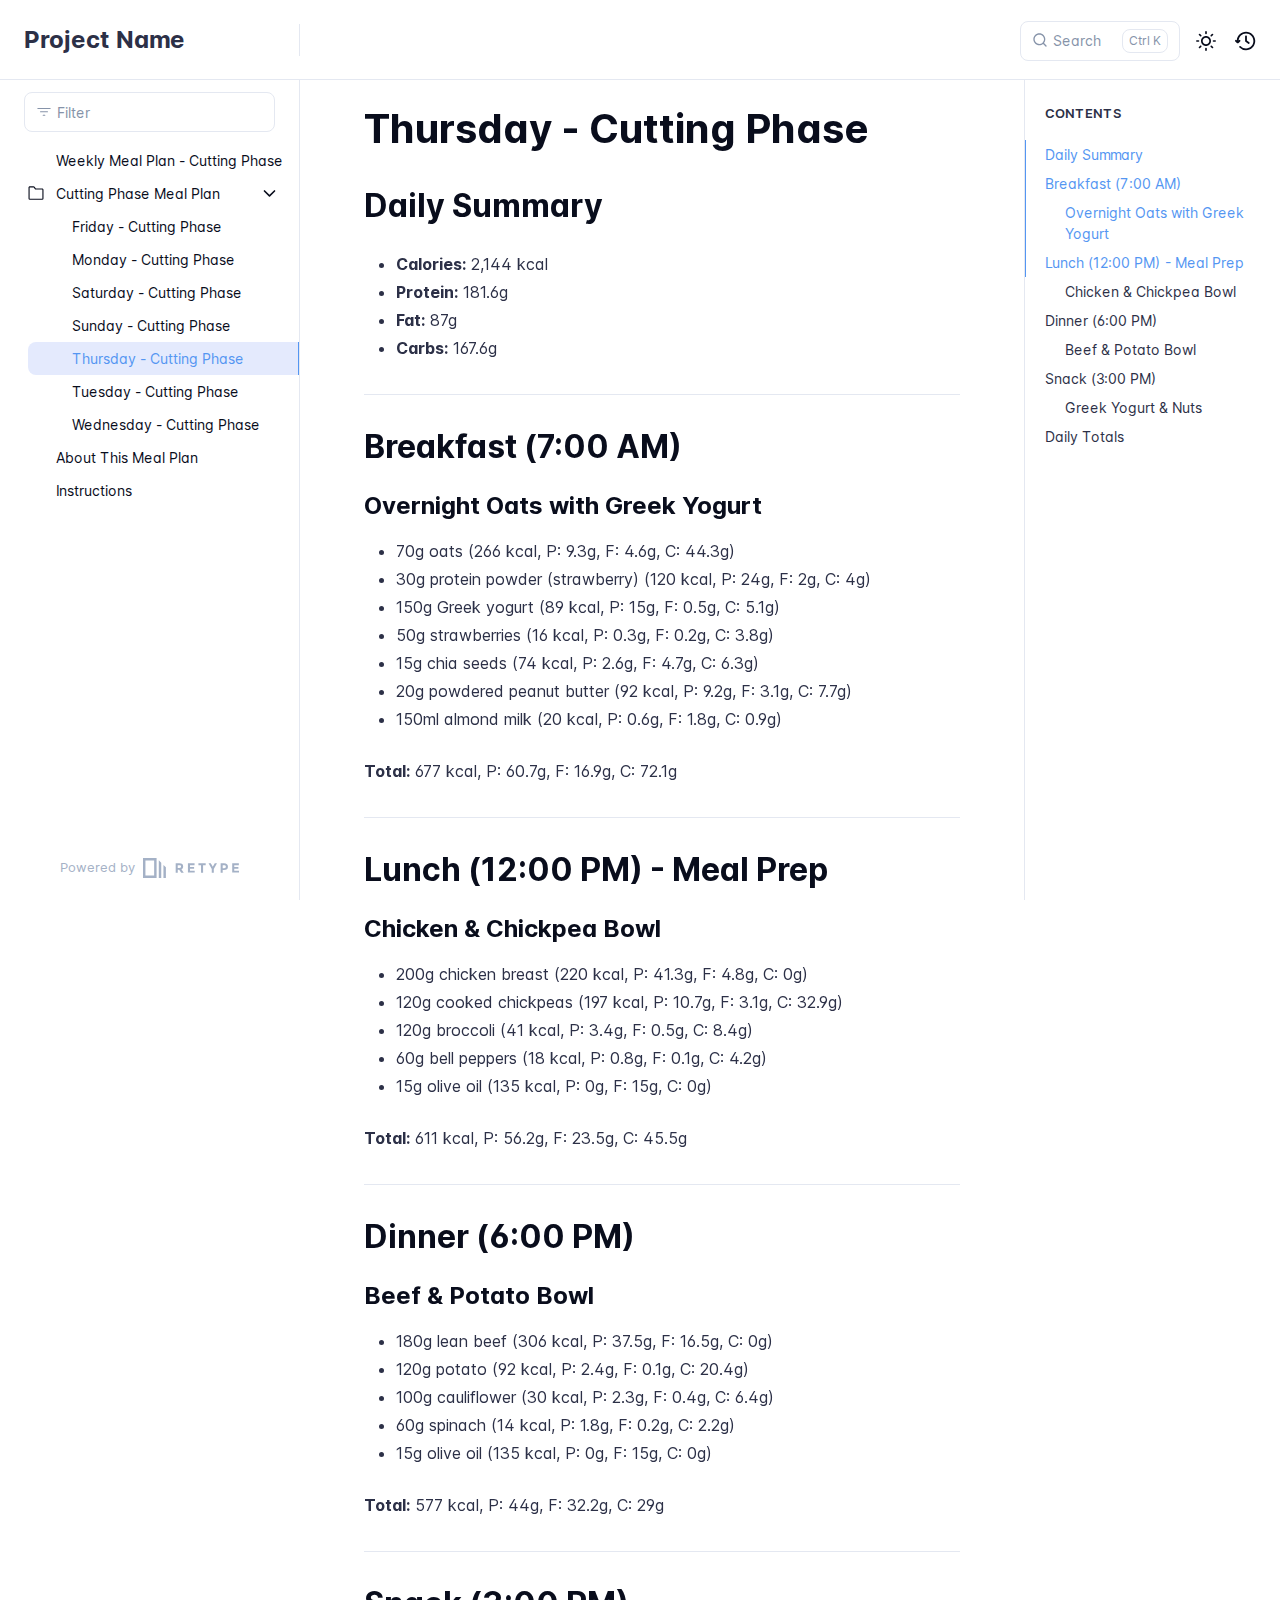
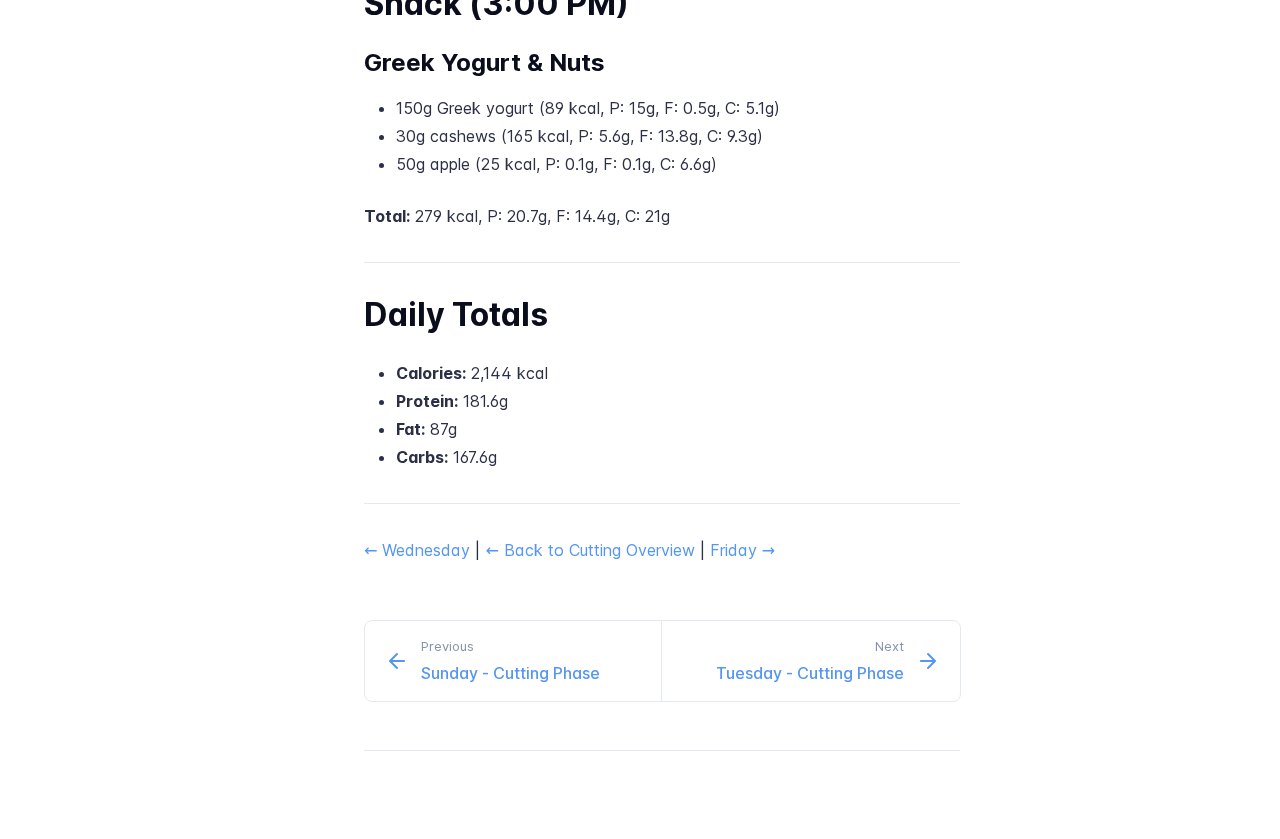
<file: cutting/thursday/index.html>
<!DOCTYPE html>
<html lang="en" class="h-full">
<head>
    <meta charset="UTF-8">
    <meta name="viewport" content="width=device-width,initial-scale=1">
    <meta name="turbo-cache-control" content="no-cache" data-turbo-track="reload" data-track-token="3.11.0.805043332021">

    <!-- See retype.com -->
    <meta name="generator" content="Retype 3.11.0">

    <!-- Primary Meta Tags -->
    <title>Thursday - Cutting Phase</title>
    <meta name="title" content="Thursday - Cutting Phase">
    <meta name="description" content="Calories: 2,144 kcal">

    <!-- Canonical -->
    <link rel="canonical" href="/cutting/thursday/">

    <!-- Open Graph / Facebook -->
    <meta property="og:type" content="website">
    <meta property="og:url" content="/cutting/thursday/">
    <meta property="og:title" content="Thursday - Cutting Phase">
    <meta property="og:description" content="Calories: 2,144 kcal">

    <!-- Twitter -->
    <meta property="twitter:card" content="summary_large_image">
    <meta property="twitter:url" content="/cutting/thursday/">
    <meta property="twitter:title" content="Thursday - Cutting Phase">
    <meta property="twitter:description" content="Calories: 2,144 kcal">

    <script data-cfasync="false">(function(){var cl=document.documentElement.classList,ls=localStorage.getItem("retype_scheme"),hd=cl.contains("dark"),hl=cl.contains("light"),wm=window.matchMedia&&window.matchMedia("(prefers-color-scheme: dark)").matches;if(ls==="dark"||(!ls&&wm&&!hd&&!hl)){cl.remove("light");cl.add("dark")}else if(ls==="light"||(!ls&&!wm&&!hd&&!hl)){cl.remove("dark");cl.add("light")}})();</script>

    <link href="../../resources/css/retype.css?v=3.11.0.805043332021" rel="stylesheet">

    <script data-cfasync="false" src="../../resources/js/config.js?v=3.11.0.805043332021" data-turbo-eval="false" defer></script>
    <script data-cfasync="false" src="../../resources/js/retype.js?v=3.11.0" data-turbo-eval="false" defer></script>
    <script id="lunr-js" data-cfasync="false" src="../../resources/js/lunr.js?v=3.11.0.805043332021" data-turbo-eval="false" defer></script>
</head>
<body>
    <div id="retype-app" class="relative text-base antialiased text-base-text bg-base-bg font-body">
        <div class="absolute bottom-0 left-0" style="top: 5rem; right: 50%"></div>
    
        <header id="retype-header" class="sticky top-0 z-30 flex w-full h-16 bg-header-bg border-b border-header-border md:h-20">
            <div class="container relative flex items-center justify-between pr-6 grow md:justify-start">
                <!-- Mobile menu button skeleton -->
                <button v-cloak class="skeleton retype-mobile-menu-button flex items-center justify-center shrink-0 overflow-hidden dark:text-white focus:outline-none rounded-full w-10 h-10 ml-3.5 md:hidden"><svg xmlns="http://www.w3.org/2000/svg" class="mb-px shrink-0" width="24" height="24" viewBox="0 0 24 24" role="presentation" style="margin-bottom: 0px;"><g fill="currentColor"><path d="M2 4h20v2H2zM2 11h20v2H2zM2 18h20v2H2z"></path></g></svg></button>
                <div v-cloak id="retype-sidebar-left-toggle-button"></div>
        
                <!-- Logo -->
                <div class="flex items-center justify-between h-full py-2 md:w-75">
                    <div class="flex items-center px-2 md:px-6">
                        <a id="retype-branding-logo" href="../../" class="flex items-center leading-snug text-2xl">
                            <span class="dark:text-white font-bold line-clamp-1 md:line-clamp-2">Project Name</span>
                        </a>
                    </div>
        
                    <span class="hidden h-8 border-r md:inline-block border-base-border"></span>
                </div>
        
                <div class="flex justify-between md:grow">
                    <!-- Top Nav -->
                    <nav id="retype-header-nav" class="hidden md:flex">
                        <ul class="flex flex-col mb-4 md:pl-16 md:mb-0 md:flex-row md:items-center">
                            
                        </ul>
                    </nav>
        
                    <!-- Header Right Skeleton -->
                    <div v-cloak class="flex justify-end grow skeleton">
        
                        <!-- Search input mock -->
                        <div class="relative hidden w-40 lg:block lg:max-w-sm lg:ml-auto">
                            <div class="absolute flex items-center justify-center h-full pl-3 dark:text-dark-300">
                                <svg xmlns="http://www.w3.org/2000/svg" class="icon-base" width="16" height="16" viewBox="0 0 24 24" aria-labelledby="icon" role="presentation" style="margin-bottom: 1px;"><g fill="currentColor" ><path d="M21.71 20.29l-3.68-3.68A8.963 8.963 0 0020 11c0-4.96-4.04-9-9-9s-9 4.04-9 9 4.04 9 9 9c2.12 0 4.07-.74 5.61-1.97l3.68 3.68c.2.19.45.29.71.29s.51-.1.71-.29c.39-.39.39-1.03 0-1.42zM4 11c0-3.86 3.14-7 7-7s7 3.14 7 7c0 1.92-.78 3.66-2.04 4.93-.01.01-.02.01-.02.01-.01.01-.01.01-.01.02A6.98 6.98 0 0111 18c-3.86 0-7-3.14-7-7z" ></path></g></svg>
                            </div>
                            <input class="w-full h-10 placeholder-search-placeholder transition-colors duration-200 ease-in bg-search-bg border border-transparent rounded md:text-sm hover:border-search-border-hover focus:outline-none focus:border-search-border-focus" style="padding: 0.625rem 0.75rem 0.625rem 2rem" type="text" placeholder="Search">
                        </div>
        
                        <!-- Mobile search button -->
                        <div class="flex items-center justify-center w-10 h-10 lg:hidden">
                            <svg xmlns="http://www.w3.org/2000/svg" class="shrink-0 icon-base" width="20" height="20" viewBox="0 0 24 24" aria-labelledby="icon" role="presentation" style="margin-bottom: 0px;"><g fill="currentColor" ><path d="M21.71 20.29l-3.68-3.68A8.963 8.963 0 0020 11c0-4.96-4.04-9-9-9s-9 4.04-9 9 4.04 9 9 9c2.12 0 4.07-.74 5.61-1.97l3.68 3.68c.2.19.45.29.71.29s.51-.1.71-.29c.39-.39.39-1.03 0-1.42zM4 11c0-3.86 3.14-7 7-7s7 3.14 7 7c0 1.92-.78 3.66-2.04 4.93-.01.01-.02.01-.02.01-.01.01-.01.01-.01.02A6.98 6.98 0 0111 18c-3.86 0-7-3.14-7-7z" ></path></g></svg>
                        </div>
        
                        <!-- Dark mode switch placeholder -->
                        <div class="w-10 h-10 lg:ml-2"></div>
        
                        <!-- History button -->
                        <div class="flex items-center justify-center w-10 h-10" style="margin-right: -0.625rem;">
                            <svg xmlns="http://www.w3.org/2000/svg" class="shrink-0 icon-base" width="22" height="22" viewBox="0 0 24 24" aria-labelledby="icon" role="presentation" style="margin-bottom: 0px;"><g fill="currentColor" ><g ><path d="M12.01 6.01c-.55 0-1 .45-1 1V12a1 1 0 00.4.8l3 2.22a.985.985 0 001.39-.2.996.996 0 00-.21-1.4l-2.6-1.92V7.01c.02-.55-.43-1-.98-1z"></path><path d="M12.01 1.91c-5.33 0-9.69 4.16-10.05 9.4l-.29-.26a.997.997 0 10-1.34 1.48l1.97 1.79c.19.17.43.26.67.26s.48-.09.67-.26l1.97-1.79a.997.997 0 10-1.34-1.48l-.31.28c.34-4.14 3.82-7.41 8.05-7.41 4.46 0 8.08 3.63 8.08 8.09s-3.63 8.08-8.08 8.08c-2.18 0-4.22-.85-5.75-2.4a.996.996 0 10-1.42 1.4 10.02 10.02 0 007.17 2.99c5.56 0 10.08-4.52 10.08-10.08.01-5.56-4.52-10.09-10.08-10.09z"></path></g></g></svg>
                        </div>
                    </div>
        
                    <div v-cloak class="flex justify-end grow">
                        <div id="retype-mobile-search-button"></div>
                        <doc-search-desktop></doc-search-desktop>
        
                        <doc-theme-switch class="lg:ml-2"></doc-theme-switch>
                        <doc-history></doc-history>
                    </div>
                </div>
            </div>
        </header>
    
    
        <div id="retype-container" class="container relative flex bg-white">
            <!-- Sidebar Skeleton -->
            <div v-cloak class="fixed flex flex-col shrink-0 duration-300 ease-in-out bg-sidebar-left-bg border-sidebar-left-border sidebar top-20 w-75 border-r h-screen md:sticky transition-transform skeleton">
            
                <div class="flex items-center h-16 px-6">
                    <input class="w-full h-8 px-3 py-2 transition-colors duration-200 ease-linear bg-filter-bg border border-filter-border rounded shadow-none text-sm focus:outline-none focus:border-filter-border-focus" type="text" placeholder="Filter">
                </div>
            
                <div class="pl-6 mt-1 mb-4">
                    <div class="w-32 h-3 mb-4 bg-skeleton-bg rounded-full loading"></div>
                    <div class="w-48 h-3 mb-4 bg-skeleton-bg rounded-full loading"></div>
                    <div class="w-40 h-3 mb-4 bg-skeleton-bg rounded-full loading"></div>
                    <div class="w-32 h-3 mb-4 bg-skeleton-bg rounded-full loading"></div>
                    <div class="w-48 h-3 mb-4 bg-skeleton-bg rounded-full loading"></div>
                    <div class="w-40 h-3 mb-4 bg-skeleton-bg rounded-full loading"></div>
                </div>
            
                <div class="shrink-0 mt-auto bg-transparent dark:border-base-border">
                    <a class="flex items-center justify-center flex-nowrap h-16 text-gray-350 dark:text-dark-400 hover:text-gray-600 dark:hover:text-dark-300 transition-colors duration-150 ease-in docs-powered-by" target="_blank" href="https://retype.com/" rel="noopener">
                        <span class="text-xs whitespace-nowrap">Powered by</span>
                        <svg xmlns="http://www.w3.org/2000/svg" class="ml-2" fill="currentColor" width="96" height="20" overflow="visible"><path d="M0 0v20h13.59V0H0zm11.15 17.54H2.44V2.46h8.71v15.08zM15.8 20h2.44V4.67L15.8 2.22zM20.45 6.89V20h2.44V9.34z"/><g><path d="M40.16 8.44c0 1.49-.59 2.45-1.75 2.88l2.34 3.32h-2.53l-2.04-2.96h-1.43v2.96h-2.06V5.36h3.5c1.43 0 2.46.24 3.07.73s.9 1.27.9 2.35zm-2.48 1.1c.26-.23.38-.59.38-1.09 0-.5-.13-.84-.4-1.03s-.73-.28-1.39-.28h-1.54v2.75h1.5c.72 0 1.2-.12 1.45-.35zM51.56 5.36V7.2h-4.59v1.91h4.13v1.76h-4.13v1.92h4.74v1.83h-6.79V5.36h6.64zM60.09 7.15v7.48h-2.06V7.15h-2.61V5.36h7.28v1.79h-2.61zM70.81 14.64h-2.06v-3.66l-3.19-5.61h2.23l1.99 3.45 1.99-3.45H74l-3.19 5.61v3.66zM83.99 6.19c.65.55.97 1.4.97 2.55s-.33 1.98-1 2.51-1.68.8-3.04.8h-1.23v2.59h-2.06V5.36h3.26c1.42 0 2.45.28 3.1.83zm-1.51 3.65c.25-.28.37-.69.37-1.22s-.16-.92-.48-1.14c-.32-.23-.82-.34-1.5-.34H79.7v3.12h1.38c.68 0 1.15-.14 1.4-.42zM95.85 5.36V7.2h-4.59v1.91h4.13v1.76h-4.13v1.92H96v1.83h-6.79V5.36h6.64z"/></g></svg>
                    </a>
                </div>
            </div>
            
            <!-- Sidebar component -->
            <doc-sidebar v-cloak>
                <template #sidebar-footer>
                    <div class="shrink-0 mt-auto border-t md:bg-transparent md:border-none dark:border-base-border">
            
                        <a class="flex items-center justify-center flex-nowrap h-16 text-gray-350 dark:text-dark-400 hover:text-gray-600 dark:hover:text-dark-300 transition-colors duration-150 ease-in docs-powered-by" target="_blank" href="https://retype.com/" rel="noopener">
                            <span class="text-xs whitespace-nowrap">Powered by</span>
                            <svg xmlns="http://www.w3.org/2000/svg" class="ml-2" fill="currentColor" width="96" height="20" overflow="visible"><path d="M0 0v20h13.59V0H0zm11.15 17.54H2.44V2.46h8.71v15.08zM15.8 20h2.44V4.67L15.8 2.22zM20.45 6.89V20h2.44V9.34z"/><g><path d="M40.16 8.44c0 1.49-.59 2.45-1.75 2.88l2.34 3.32h-2.53l-2.04-2.96h-1.43v2.96h-2.06V5.36h3.5c1.43 0 2.46.24 3.07.73s.9 1.27.9 2.35zm-2.48 1.1c.26-.23.38-.59.38-1.09 0-.5-.13-.84-.4-1.03s-.73-.28-1.39-.28h-1.54v2.75h1.5c.72 0 1.2-.12 1.45-.35zM51.56 5.36V7.2h-4.59v1.91h4.13v1.76h-4.13v1.92h4.74v1.83h-6.79V5.36h6.64zM60.09 7.15v7.48h-2.06V7.15h-2.61V5.36h7.28v1.79h-2.61zM70.81 14.64h-2.06v-3.66l-3.19-5.61h2.23l1.99 3.45 1.99-3.45H74l-3.19 5.61v3.66zM83.99 6.19c.65.55.97 1.4.97 2.55s-.33 1.98-1 2.51-1.68.8-3.04.8h-1.23v2.59h-2.06V5.36h3.26c1.42 0 2.45.28 3.1.83zm-1.51 3.65c.25-.28.37-.69.37-1.22s-.16-.92-.48-1.14c-.32-.23-.82-.34-1.5-.34H79.7v3.12h1.38c.68 0 1.15-.14 1.4-.42zM95.85 5.36V7.2h-4.59v1.91h4.13v1.76h-4.13v1.92H96v1.83h-6.79V5.36h6.64z"/></g></svg>
                        </a>
                    </div>
                </template>
            </doc-sidebar>
    
            <div class="grow min-w-0 bg-body-bg">
                <!-- Render "toolbar" template here on api pages --><!-- Render page content -->
                <div class="flex">
                    <div id="retype-main" class="min-w-0 p-4 grow md:px-16">
                        <main class="relative pb-12 lg:pt-2">
                            <div class="retype-markdown" id="retype-content">
                                <!-- Rendered if sidebar right is enabled -->
                                <div id="retype-sidebar-right-toggle"></div>
                                <!-- Page content  -->
<doc-anchor-target id="thursday---cutting-phase" class="break-words">
    <h1>
        <doc-anchor-trigger class="header-anchor-trigger" to="#thursday---cutting-phase">#</doc-anchor-trigger>
        <span>Thursday - Cutting Phase</span>
    </h1>
</doc-anchor-target>
<doc-anchor-target id="daily-summary">
    <h2>
        <doc-anchor-trigger class="header-anchor-trigger" to="#daily-summary">#</doc-anchor-trigger>
        <span>Daily Summary</span>
    </h2>
</doc-anchor-target>
<ul>
<li><strong>Calories:</strong> 2,144 kcal</li>
<li><strong>Protein:</strong> 181.6g</li>
<li><strong>Fat:</strong> 87g</li>
<li><strong>Carbs:</strong> 167.6g</li>
</ul>
<hr>
<doc-anchor-target id="breakfast-700-am">
    <h2>
        <doc-anchor-trigger class="header-anchor-trigger" to="#breakfast-700-am">#</doc-anchor-trigger>
        <span>Breakfast (7:00 AM)</span>
    </h2>
</doc-anchor-target>
<doc-anchor-target id="overnight-oats-with-greek-yogurt">
    <h3>
        <doc-anchor-trigger class="header-anchor-trigger" to="#overnight-oats-with-greek-yogurt">#</doc-anchor-trigger>
        <span>Overnight Oats with Greek Yogurt</span>
    </h3>
</doc-anchor-target>
<ul>
<li>70g oats (266 kcal, P: 9.3g, F: 4.6g, C: 44.3g)</li>
<li>30g protein powder (strawberry) (120 kcal, P: 24g, F: 2g, C: 4g)</li>
<li>150g Greek yogurt (89 kcal, P: 15g, F: 0.5g, C: 5.1g)</li>
<li>50g strawberries (16 kcal, P: 0.3g, F: 0.2g, C: 3.8g)</li>
<li>15g chia seeds (74 kcal, P: 2.6g, F: 4.7g, C: 6.3g)</li>
<li>20g powdered peanut butter (92 kcal, P: 9.2g, F: 3.1g, C: 7.7g)</li>
<li>150ml almond milk (20 kcal, P: 0.6g, F: 1.8g, C: 0.9g)</li>
</ul>
<p><strong>Total:</strong> 677 kcal, P: 60.7g, F: 16.9g, C: 72.1g</p>
<hr>
<doc-anchor-target id="lunch-1200-pm---meal-prep">
    <h2>
        <doc-anchor-trigger class="header-anchor-trigger" to="#lunch-1200-pm---meal-prep">#</doc-anchor-trigger>
        <span>Lunch (12:00 PM) - Meal Prep</span>
    </h2>
</doc-anchor-target>
<doc-anchor-target id="chicken--chickpea-bowl">
    <h3>
        <doc-anchor-trigger class="header-anchor-trigger" to="#chicken--chickpea-bowl">#</doc-anchor-trigger>
        <span>Chicken &amp; Chickpea Bowl</span>
    </h3>
</doc-anchor-target>
<ul>
<li>200g chicken breast (220 kcal, P: 41.3g, F: 4.8g, C: 0g)</li>
<li>120g cooked chickpeas (197 kcal, P: 10.7g, F: 3.1g, C: 32.9g)</li>
<li>120g broccoli (41 kcal, P: 3.4g, F: 0.5g, C: 8.4g)</li>
<li>60g bell peppers (18 kcal, P: 0.8g, F: 0.1g, C: 4.2g)</li>
<li>15g olive oil (135 kcal, P: 0g, F: 15g, C: 0g)</li>
</ul>
<p><strong>Total:</strong> 611 kcal, P: 56.2g, F: 23.5g, C: 45.5g</p>
<hr>
<doc-anchor-target id="dinner-600-pm">
    <h2>
        <doc-anchor-trigger class="header-anchor-trigger" to="#dinner-600-pm">#</doc-anchor-trigger>
        <span>Dinner (6:00 PM)</span>
    </h2>
</doc-anchor-target>
<doc-anchor-target id="beef--potato-bowl">
    <h3>
        <doc-anchor-trigger class="header-anchor-trigger" to="#beef--potato-bowl">#</doc-anchor-trigger>
        <span>Beef &amp; Potato Bowl</span>
    </h3>
</doc-anchor-target>
<ul>
<li>180g lean beef (306 kcal, P: 37.5g, F: 16.5g, C: 0g)</li>
<li>120g potato (92 kcal, P: 2.4g, F: 0.1g, C: 20.4g)</li>
<li>100g cauliflower (30 kcal, P: 2.3g, F: 0.4g, C: 6.4g)</li>
<li>60g spinach (14 kcal, P: 1.8g, F: 0.2g, C: 2.2g)</li>
<li>15g olive oil (135 kcal, P: 0g, F: 15g, C: 0g)</li>
</ul>
<p><strong>Total:</strong> 577 kcal, P: 44g, F: 32.2g, C: 29g</p>
<hr>
<doc-anchor-target id="snack-300-pm">
    <h2>
        <doc-anchor-trigger class="header-anchor-trigger" to="#snack-300-pm">#</doc-anchor-trigger>
        <span>Snack (3:00 PM)</span>
    </h2>
</doc-anchor-target>
<doc-anchor-target id="greek-yogurt--nuts">
    <h3>
        <doc-anchor-trigger class="header-anchor-trigger" to="#greek-yogurt--nuts">#</doc-anchor-trigger>
        <span>Greek Yogurt &amp; Nuts</span>
    </h3>
</doc-anchor-target>
<ul>
<li>150g Greek yogurt (89 kcal, P: 15g, F: 0.5g, C: 5.1g)</li>
<li>30g cashews (165 kcal, P: 5.6g, F: 13.8g, C: 9.3g)</li>
<li>50g apple (25 kcal, P: 0.1g, F: 0.1g, C: 6.6g)</li>
</ul>
<p><strong>Total:</strong> 279 kcal, P: 20.7g, F: 14.4g, C: 21g</p>
<hr>
<doc-anchor-target id="daily-totals">
    <h2>
        <doc-anchor-trigger class="header-anchor-trigger" to="#daily-totals">#</doc-anchor-trigger>
        <span>Daily Totals</span>
    </h2>
</doc-anchor-target>
<ul>
<li><strong>Calories:</strong> 2,144 kcal</li>
<li><strong>Protein:</strong> 181.6g</li>
<li><strong>Fat:</strong> 87g</li>
<li><strong>Carbs:</strong> 167.6g</li>
</ul>
<hr>
<p><strong><a href="../wednesday/">← Wednesday</a></strong> | <strong><a href="../">← Back to Cutting Overview</a></strong> | <strong><a href="../friday/">Friday →</a></strong></p>

                                
                                <!-- Required only on API pages -->
                                <doc-toolbar-member-filter-no-results></doc-toolbar-member-filter-no-results>
                            </div>
                            <footer id="retype-content-footer" class="clear-both">
                            
                                <nav id="retype-nextprev" class="print:hidden flex mt-14">
                                    <div class="w-1/2">
                                        <a class="px-5 py-4 h-full flex items-center break-normal font-medium text-body-link border border-base-border hover:border-base-border-hover rounded-l-lg transition-colors duration-150 relative hover:z-5" href="../../cutting/sunday/">
                                            <svg xmlns="http://www.w3.org/2000/svg" class="mr-3" width="24" height="24" viewBox="0 0 24 24" fill="currentColor" overflow="visible"><path d="M19 11H7.41l5.29-5.29a.996.996 0 10-1.41-1.41l-7 7a1 1 0 000 1.42l7 7a1.024 1.024 0 001.42-.01.996.996 0 000-1.41L7.41 13H19c.55 0 1-.45 1-1s-.45-1-1-1z" /><path fill="none" d="M0 0h24v24H0z" /></svg>
                                            <span>
                                                <span class="block text-xs font-normal text-base-text-muted">Previous</span>
                                                <span class="block mt-1">Sunday - Cutting Phase</span>
                                            </span>
                                        </a>
                                    </div>
                            
                                    <div class="w-1/2">
                                        <a class="px-5 py-4 -mx-px h-full flex items-center justify-end break-normal font-medium text-body-link border border-base-border hover:border-base-border-hover rounded-r-lg transition-colors duration-150 relative hover:z-5" href="../../cutting/tuesday/">
                                            <span>
                                                <span class="block text-xs font-normal text-right text-base-text-muted">Next</span>
                                                <span class="block mt-1">Tuesday - Cutting Phase</span>
                                            </span>
                                            <svg xmlns="http://www.w3.org/2000/svg" class="ml-3" width="24" height="24" viewBox="0 0 24 24" fill="currentColor" overflow="visible"><path d="M19.92 12.38a1 1 0 00-.22-1.09l-7-7a.996.996 0 10-1.41 1.41l5.3 5.3H5c-.55 0-1 .45-1 1s.45 1 1 1h11.59l-5.29 5.29a.996.996 0 000 1.41c.19.2.44.3.7.3s.51-.1.71-.29l7-7c.09-.09.16-.21.21-.33z" /><path fill="none" d="M0 0h24v24H0z" /></svg>
                                        </a>
                                    </div>
                                </nav>
                            </footer>
                        </main>
                
                        <div id="retype-page-footer" class="print:border-none border-t border-base-border pt-6 mb-8">
                            <footer class="flex flex-wrap items-center justify-between print:justify-center">
                                <div id="retype-footer-links" class="print:hidden">
                                    <ul class="flex flex-wrap items-center text-sm">
                                    </ul>
                                </div>
                                <div id="retype-copyright" class="print:justify-center py-2 text-footer-text font-footer-link-weight text-sm leading-relaxed"></div>
                            </footer>
                        </div>
                    </div>
                
                    <!-- Rendered if sidebar right is enabled -->
                    <!-- Sidebar right skeleton-->
                    <div v-cloak class="fixed top-0 bottom-0 right-0 translate-x-full bg-sidebar-right-bg border-sidebar-right-border lg:sticky lg:border-l lg:shrink-0 lg:pt-6 lg:transform-none sm:w-1/2 lg:w-64 lg:z-0 md:w-104 sidebar-right skeleton">
                        <div class="pl-5">
                            <div class="w-32 h-3 mb-4 bg-skeleton-bg rounded-full loading"></div>
                            <div class="w-48 h-3 mb-4 bg-skeleton-bg rounded-full loading"></div>
                            <div class="w-40 h-3 mb-4 bg-skeleton-bg rounded-full loading"></div>
                        </div>
                    </div>
                
                    <!-- User should be able to hide sidebar right -->
                    <doc-sidebar-right v-cloak></doc-sidebar-right>
                </div>

            </div>
        </div>
    
        <doc-search-mobile></doc-search-mobile>
        <doc-back-to-top></doc-back-to-top>
    </div>


    <div id="retype-overlay-target"></div>

    <script data-cfasync="false">window.__DOCS__ = { "title": "Thursday - Cutting Phase", level: 2, icon: "file", hasPrism: false, hasMermaid: false, hasMath: false, tocDepth: 23 }</script>
</body>
</html>
</file>
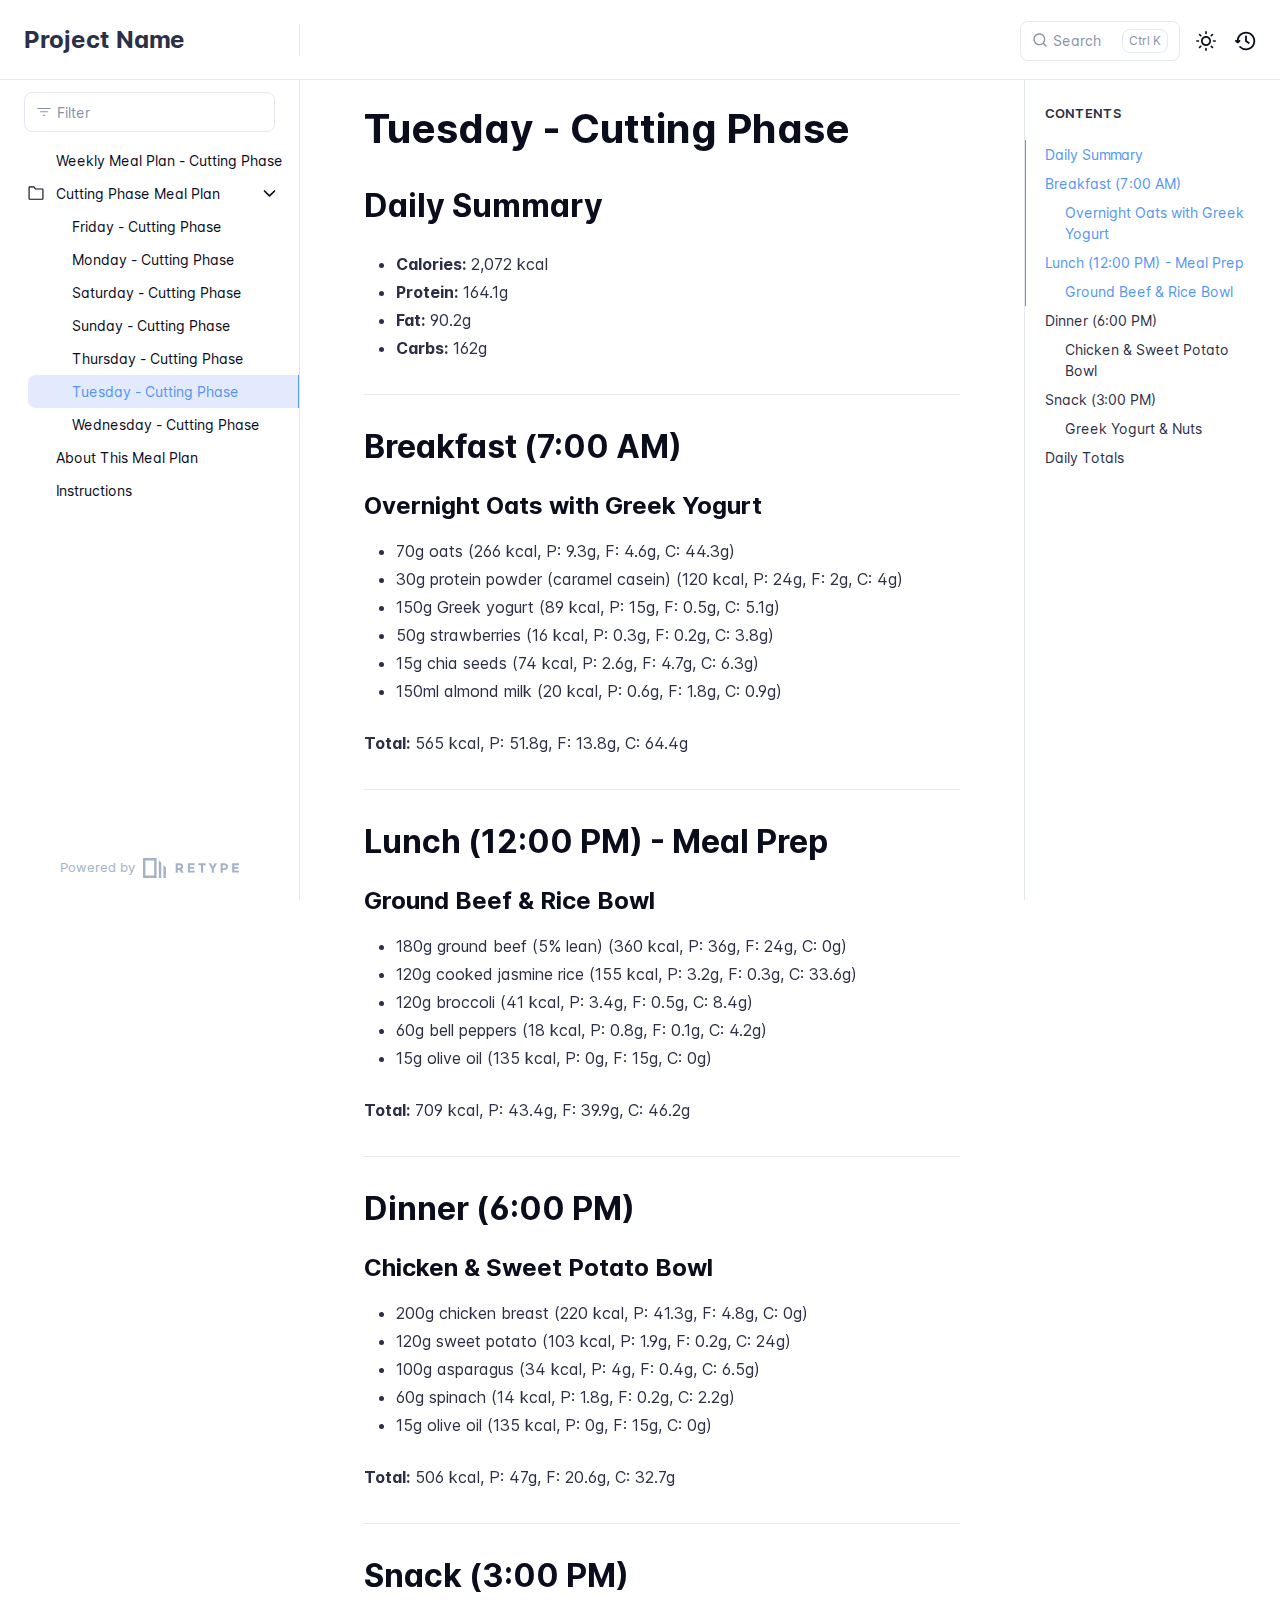
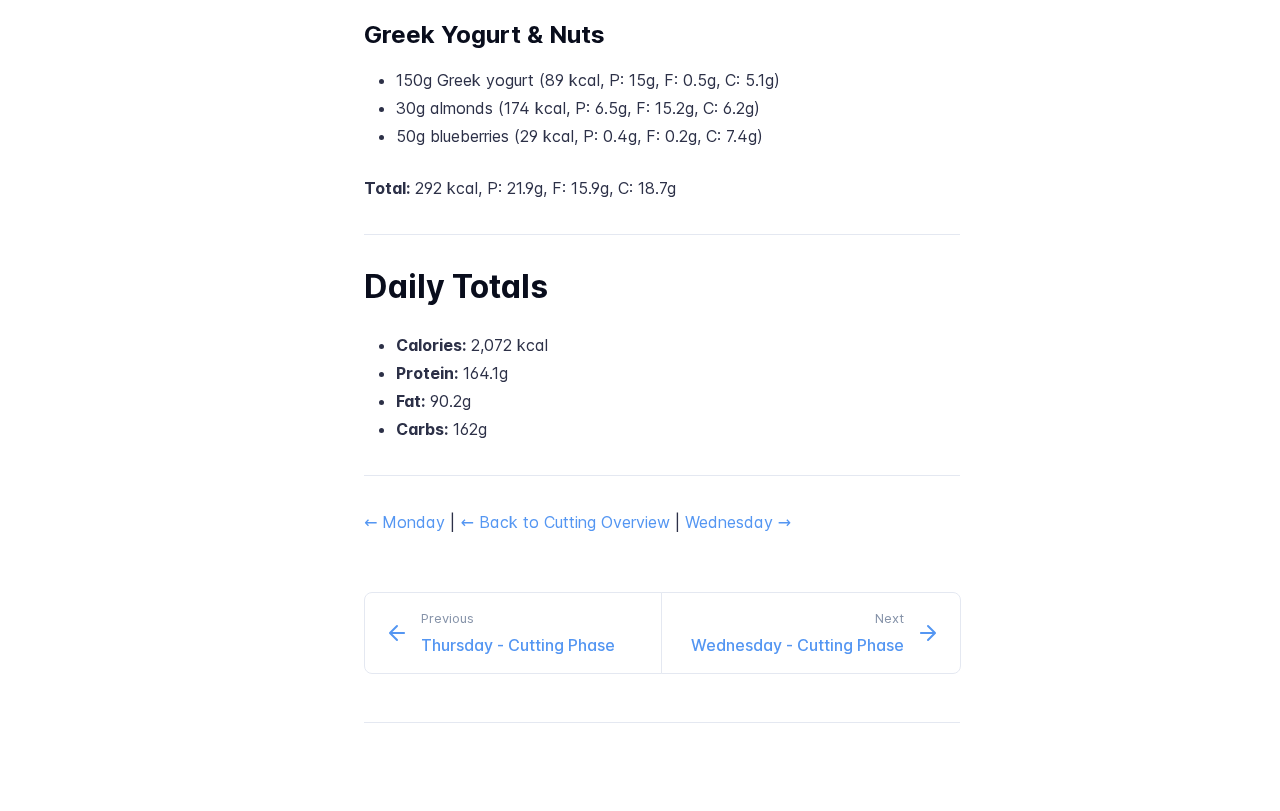
<file: cutting/tuesday/index.html>
<!DOCTYPE html>
<html lang="en" class="h-full">
<head>
    <meta charset="UTF-8">
    <meta name="viewport" content="width=device-width,initial-scale=1">
    <meta name="turbo-cache-control" content="no-cache" data-turbo-track="reload" data-track-token="3.11.0.805043494006">

    <!-- See retype.com -->
    <meta name="generator" content="Retype 3.11.0">

    <!-- Primary Meta Tags -->
    <title>Tuesday - Cutting Phase</title>
    <meta name="title" content="Tuesday - Cutting Phase">
    <meta name="description" content="Calories: 2,072 kcal">

    <!-- Canonical -->
    <link rel="canonical" href="/cutting/tuesday/">

    <!-- Open Graph / Facebook -->
    <meta property="og:type" content="website">
    <meta property="og:url" content="/cutting/tuesday/">
    <meta property="og:title" content="Tuesday - Cutting Phase">
    <meta property="og:description" content="Calories: 2,072 kcal">

    <!-- Twitter -->
    <meta property="twitter:card" content="summary_large_image">
    <meta property="twitter:url" content="/cutting/tuesday/">
    <meta property="twitter:title" content="Tuesday - Cutting Phase">
    <meta property="twitter:description" content="Calories: 2,072 kcal">

    <script data-cfasync="false">(function(){var cl=document.documentElement.classList,ls=localStorage.getItem("retype_scheme"),hd=cl.contains("dark"),hl=cl.contains("light"),wm=window.matchMedia&&window.matchMedia("(prefers-color-scheme: dark)").matches;if(ls==="dark"||(!ls&&wm&&!hd&&!hl)){cl.remove("light");cl.add("dark")}else if(ls==="light"||(!ls&&!wm&&!hd&&!hl)){cl.remove("dark");cl.add("light")}})();</script>

    <link href="../../resources/css/retype.css?v=3.11.0.805043494006" rel="stylesheet">

    <script data-cfasync="false" src="../../resources/js/config.js?v=3.11.0.805043494006" data-turbo-eval="false" defer></script>
    <script data-cfasync="false" src="../../resources/js/retype.js?v=3.11.0" data-turbo-eval="false" defer></script>
    <script id="lunr-js" data-cfasync="false" src="../../resources/js/lunr.js?v=3.11.0.805043494006" data-turbo-eval="false" defer></script>
</head>
<body>
    <div id="retype-app" class="relative text-base antialiased text-base-text bg-base-bg font-body">
        <div class="absolute bottom-0 left-0" style="top: 5rem; right: 50%"></div>
    
        <header id="retype-header" class="sticky top-0 z-30 flex w-full h-16 bg-header-bg border-b border-header-border md:h-20">
            <div class="container relative flex items-center justify-between pr-6 grow md:justify-start">
                <!-- Mobile menu button skeleton -->
                <button v-cloak class="skeleton retype-mobile-menu-button flex items-center justify-center shrink-0 overflow-hidden dark:text-white focus:outline-none rounded-full w-10 h-10 ml-3.5 md:hidden"><svg xmlns="http://www.w3.org/2000/svg" class="mb-px shrink-0" width="24" height="24" viewBox="0 0 24 24" role="presentation" style="margin-bottom: 0px;"><g fill="currentColor"><path d="M2 4h20v2H2zM2 11h20v2H2zM2 18h20v2H2z"></path></g></svg></button>
                <div v-cloak id="retype-sidebar-left-toggle-button"></div>
        
                <!-- Logo -->
                <div class="flex items-center justify-between h-full py-2 md:w-75">
                    <div class="flex items-center px-2 md:px-6">
                        <a id="retype-branding-logo" href="../../" class="flex items-center leading-snug text-2xl">
                            <span class="dark:text-white font-bold line-clamp-1 md:line-clamp-2">Project Name</span>
                        </a>
                    </div>
        
                    <span class="hidden h-8 border-r md:inline-block border-base-border"></span>
                </div>
        
                <div class="flex justify-between md:grow">
                    <!-- Top Nav -->
                    <nav id="retype-header-nav" class="hidden md:flex">
                        <ul class="flex flex-col mb-4 md:pl-16 md:mb-0 md:flex-row md:items-center">
                            
                        </ul>
                    </nav>
        
                    <!-- Header Right Skeleton -->
                    <div v-cloak class="flex justify-end grow skeleton">
        
                        <!-- Search input mock -->
                        <div class="relative hidden w-40 lg:block lg:max-w-sm lg:ml-auto">
                            <div class="absolute flex items-center justify-center h-full pl-3 dark:text-dark-300">
                                <svg xmlns="http://www.w3.org/2000/svg" class="icon-base" width="16" height="16" viewBox="0 0 24 24" aria-labelledby="icon" role="presentation" style="margin-bottom: 1px;"><g fill="currentColor" ><path d="M21.71 20.29l-3.68-3.68A8.963 8.963 0 0020 11c0-4.96-4.04-9-9-9s-9 4.04-9 9 4.04 9 9 9c2.12 0 4.07-.74 5.61-1.97l3.68 3.68c.2.19.45.29.71.29s.51-.1.71-.29c.39-.39.39-1.03 0-1.42zM4 11c0-3.86 3.14-7 7-7s7 3.14 7 7c0 1.92-.78 3.66-2.04 4.93-.01.01-.02.01-.02.01-.01.01-.01.01-.01.02A6.98 6.98 0 0111 18c-3.86 0-7-3.14-7-7z" ></path></g></svg>
                            </div>
                            <input class="w-full h-10 placeholder-search-placeholder transition-colors duration-200 ease-in bg-search-bg border border-transparent rounded md:text-sm hover:border-search-border-hover focus:outline-none focus:border-search-border-focus" style="padding: 0.625rem 0.75rem 0.625rem 2rem" type="text" placeholder="Search">
                        </div>
        
                        <!-- Mobile search button -->
                        <div class="flex items-center justify-center w-10 h-10 lg:hidden">
                            <svg xmlns="http://www.w3.org/2000/svg" class="shrink-0 icon-base" width="20" height="20" viewBox="0 0 24 24" aria-labelledby="icon" role="presentation" style="margin-bottom: 0px;"><g fill="currentColor" ><path d="M21.71 20.29l-3.68-3.68A8.963 8.963 0 0020 11c0-4.96-4.04-9-9-9s-9 4.04-9 9 4.04 9 9 9c2.12 0 4.07-.74 5.61-1.97l3.68 3.68c.2.19.45.29.71.29s.51-.1.71-.29c.39-.39.39-1.03 0-1.42zM4 11c0-3.86 3.14-7 7-7s7 3.14 7 7c0 1.92-.78 3.66-2.04 4.93-.01.01-.02.01-.02.01-.01.01-.01.01-.01.02A6.98 6.98 0 0111 18c-3.86 0-7-3.14-7-7z" ></path></g></svg>
                        </div>
        
                        <!-- Dark mode switch placeholder -->
                        <div class="w-10 h-10 lg:ml-2"></div>
        
                        <!-- History button -->
                        <div class="flex items-center justify-center w-10 h-10" style="margin-right: -0.625rem;">
                            <svg xmlns="http://www.w3.org/2000/svg" class="shrink-0 icon-base" width="22" height="22" viewBox="0 0 24 24" aria-labelledby="icon" role="presentation" style="margin-bottom: 0px;"><g fill="currentColor" ><g ><path d="M12.01 6.01c-.55 0-1 .45-1 1V12a1 1 0 00.4.8l3 2.22a.985.985 0 001.39-.2.996.996 0 00-.21-1.4l-2.6-1.92V7.01c.02-.55-.43-1-.98-1z"></path><path d="M12.01 1.91c-5.33 0-9.69 4.16-10.05 9.4l-.29-.26a.997.997 0 10-1.34 1.48l1.97 1.79c.19.17.43.26.67.26s.48-.09.67-.26l1.97-1.79a.997.997 0 10-1.34-1.48l-.31.28c.34-4.14 3.82-7.41 8.05-7.41 4.46 0 8.08 3.63 8.08 8.09s-3.63 8.08-8.08 8.08c-2.18 0-4.22-.85-5.75-2.4a.996.996 0 10-1.42 1.4 10.02 10.02 0 007.17 2.99c5.56 0 10.08-4.52 10.08-10.08.01-5.56-4.52-10.09-10.08-10.09z"></path></g></g></svg>
                        </div>
                    </div>
        
                    <div v-cloak class="flex justify-end grow">
                        <div id="retype-mobile-search-button"></div>
                        <doc-search-desktop></doc-search-desktop>
        
                        <doc-theme-switch class="lg:ml-2"></doc-theme-switch>
                        <doc-history></doc-history>
                    </div>
                </div>
            </div>
        </header>
    
    
        <div id="retype-container" class="container relative flex bg-white">
            <!-- Sidebar Skeleton -->
            <div v-cloak class="fixed flex flex-col shrink-0 duration-300 ease-in-out bg-sidebar-left-bg border-sidebar-left-border sidebar top-20 w-75 border-r h-screen md:sticky transition-transform skeleton">
            
                <div class="flex items-center h-16 px-6">
                    <input class="w-full h-8 px-3 py-2 transition-colors duration-200 ease-linear bg-filter-bg border border-filter-border rounded shadow-none text-sm focus:outline-none focus:border-filter-border-focus" type="text" placeholder="Filter">
                </div>
            
                <div class="pl-6 mt-1 mb-4">
                    <div class="w-32 h-3 mb-4 bg-skeleton-bg rounded-full loading"></div>
                    <div class="w-48 h-3 mb-4 bg-skeleton-bg rounded-full loading"></div>
                    <div class="w-40 h-3 mb-4 bg-skeleton-bg rounded-full loading"></div>
                    <div class="w-32 h-3 mb-4 bg-skeleton-bg rounded-full loading"></div>
                    <div class="w-48 h-3 mb-4 bg-skeleton-bg rounded-full loading"></div>
                    <div class="w-40 h-3 mb-4 bg-skeleton-bg rounded-full loading"></div>
                </div>
            
                <div class="shrink-0 mt-auto bg-transparent dark:border-base-border">
                    <a class="flex items-center justify-center flex-nowrap h-16 text-gray-350 dark:text-dark-400 hover:text-gray-600 dark:hover:text-dark-300 transition-colors duration-150 ease-in docs-powered-by" target="_blank" href="https://retype.com/" rel="noopener">
                        <span class="text-xs whitespace-nowrap">Powered by</span>
                        <svg xmlns="http://www.w3.org/2000/svg" class="ml-2" fill="currentColor" width="96" height="20" overflow="visible"><path d="M0 0v20h13.59V0H0zm11.15 17.54H2.44V2.46h8.71v15.08zM15.8 20h2.44V4.67L15.8 2.22zM20.45 6.89V20h2.44V9.34z"/><g><path d="M40.16 8.44c0 1.49-.59 2.45-1.75 2.88l2.34 3.32h-2.53l-2.04-2.96h-1.43v2.96h-2.06V5.36h3.5c1.43 0 2.46.24 3.07.73s.9 1.27.9 2.35zm-2.48 1.1c.26-.23.38-.59.38-1.09 0-.5-.13-.84-.4-1.03s-.73-.28-1.39-.28h-1.54v2.75h1.5c.72 0 1.2-.12 1.45-.35zM51.56 5.36V7.2h-4.59v1.91h4.13v1.76h-4.13v1.92h4.74v1.83h-6.79V5.36h6.64zM60.09 7.15v7.48h-2.06V7.15h-2.61V5.36h7.28v1.79h-2.61zM70.81 14.64h-2.06v-3.66l-3.19-5.61h2.23l1.99 3.45 1.99-3.45H74l-3.19 5.61v3.66zM83.99 6.19c.65.55.97 1.4.97 2.55s-.33 1.98-1 2.51-1.68.8-3.04.8h-1.23v2.59h-2.06V5.36h3.26c1.42 0 2.45.28 3.1.83zm-1.51 3.65c.25-.28.37-.69.37-1.22s-.16-.92-.48-1.14c-.32-.23-.82-.34-1.5-.34H79.7v3.12h1.38c.68 0 1.15-.14 1.4-.42zM95.85 5.36V7.2h-4.59v1.91h4.13v1.76h-4.13v1.92H96v1.83h-6.79V5.36h6.64z"/></g></svg>
                    </a>
                </div>
            </div>
            
            <!-- Sidebar component -->
            <doc-sidebar v-cloak>
                <template #sidebar-footer>
                    <div class="shrink-0 mt-auto border-t md:bg-transparent md:border-none dark:border-base-border">
            
                        <a class="flex items-center justify-center flex-nowrap h-16 text-gray-350 dark:text-dark-400 hover:text-gray-600 dark:hover:text-dark-300 transition-colors duration-150 ease-in docs-powered-by" target="_blank" href="https://retype.com/" rel="noopener">
                            <span class="text-xs whitespace-nowrap">Powered by</span>
                            <svg xmlns="http://www.w3.org/2000/svg" class="ml-2" fill="currentColor" width="96" height="20" overflow="visible"><path d="M0 0v20h13.59V0H0zm11.15 17.54H2.44V2.46h8.71v15.08zM15.8 20h2.44V4.67L15.8 2.22zM20.45 6.89V20h2.44V9.34z"/><g><path d="M40.16 8.44c0 1.49-.59 2.45-1.75 2.88l2.34 3.32h-2.53l-2.04-2.96h-1.43v2.96h-2.06V5.36h3.5c1.43 0 2.46.24 3.07.73s.9 1.27.9 2.35zm-2.48 1.1c.26-.23.38-.59.38-1.09 0-.5-.13-.84-.4-1.03s-.73-.28-1.39-.28h-1.54v2.75h1.5c.72 0 1.2-.12 1.45-.35zM51.56 5.36V7.2h-4.59v1.91h4.13v1.76h-4.13v1.92h4.74v1.83h-6.79V5.36h6.64zM60.09 7.15v7.48h-2.06V7.15h-2.61V5.36h7.28v1.79h-2.61zM70.81 14.64h-2.06v-3.66l-3.19-5.61h2.23l1.99 3.45 1.99-3.45H74l-3.19 5.61v3.66zM83.99 6.19c.65.55.97 1.4.97 2.55s-.33 1.98-1 2.51-1.68.8-3.04.8h-1.23v2.59h-2.06V5.36h3.26c1.42 0 2.45.28 3.1.83zm-1.51 3.65c.25-.28.37-.69.37-1.22s-.16-.92-.48-1.14c-.32-.23-.82-.34-1.5-.34H79.7v3.12h1.38c.68 0 1.15-.14 1.4-.42zM95.85 5.36V7.2h-4.59v1.91h4.13v1.76h-4.13v1.92H96v1.83h-6.79V5.36h6.64z"/></g></svg>
                        </a>
                    </div>
                </template>
            </doc-sidebar>
    
            <div class="grow min-w-0 bg-body-bg">
                <!-- Render "toolbar" template here on api pages --><!-- Render page content -->
                <div class="flex">
                    <div id="retype-main" class="min-w-0 p-4 grow md:px-16">
                        <main class="relative pb-12 lg:pt-2">
                            <div class="retype-markdown" id="retype-content">
                                <!-- Rendered if sidebar right is enabled -->
                                <div id="retype-sidebar-right-toggle"></div>
                                <!-- Page content  -->
<doc-anchor-target id="tuesday---cutting-phase" class="break-words">
    <h1>
        <doc-anchor-trigger class="header-anchor-trigger" to="#tuesday---cutting-phase">#</doc-anchor-trigger>
        <span>Tuesday - Cutting Phase</span>
    </h1>
</doc-anchor-target>
<doc-anchor-target id="daily-summary">
    <h2>
        <doc-anchor-trigger class="header-anchor-trigger" to="#daily-summary">#</doc-anchor-trigger>
        <span>Daily Summary</span>
    </h2>
</doc-anchor-target>
<ul>
<li><strong>Calories:</strong> 2,072 kcal</li>
<li><strong>Protein:</strong> 164.1g</li>
<li><strong>Fat:</strong> 90.2g</li>
<li><strong>Carbs:</strong> 162g</li>
</ul>
<hr>
<doc-anchor-target id="breakfast-700-am">
    <h2>
        <doc-anchor-trigger class="header-anchor-trigger" to="#breakfast-700-am">#</doc-anchor-trigger>
        <span>Breakfast (7:00 AM)</span>
    </h2>
</doc-anchor-target>
<doc-anchor-target id="overnight-oats-with-greek-yogurt">
    <h3>
        <doc-anchor-trigger class="header-anchor-trigger" to="#overnight-oats-with-greek-yogurt">#</doc-anchor-trigger>
        <span>Overnight Oats with Greek Yogurt</span>
    </h3>
</doc-anchor-target>
<ul>
<li>70g oats (266 kcal, P: 9.3g, F: 4.6g, C: 44.3g)</li>
<li>30g protein powder (caramel casein) (120 kcal, P: 24g, F: 2g, C: 4g)</li>
<li>150g Greek yogurt (89 kcal, P: 15g, F: 0.5g, C: 5.1g)</li>
<li>50g strawberries (16 kcal, P: 0.3g, F: 0.2g, C: 3.8g)</li>
<li>15g chia seeds (74 kcal, P: 2.6g, F: 4.7g, C: 6.3g)</li>
<li>150ml almond milk (20 kcal, P: 0.6g, F: 1.8g, C: 0.9g)</li>
</ul>
<p><strong>Total:</strong> 565 kcal, P: 51.8g, F: 13.8g, C: 64.4g</p>
<hr>
<doc-anchor-target id="lunch-1200-pm---meal-prep">
    <h2>
        <doc-anchor-trigger class="header-anchor-trigger" to="#lunch-1200-pm---meal-prep">#</doc-anchor-trigger>
        <span>Lunch (12:00 PM) - Meal Prep</span>
    </h2>
</doc-anchor-target>
<doc-anchor-target id="ground-beef--rice-bowl">
    <h3>
        <doc-anchor-trigger class="header-anchor-trigger" to="#ground-beef--rice-bowl">#</doc-anchor-trigger>
        <span>Ground Beef &amp; Rice Bowl</span>
    </h3>
</doc-anchor-target>
<ul>
<li>180g ground beef (5% lean) (360 kcal, P: 36g, F: 24g, C: 0g)</li>
<li>120g cooked jasmine rice (155 kcal, P: 3.2g, F: 0.3g, C: 33.6g)</li>
<li>120g broccoli (41 kcal, P: 3.4g, F: 0.5g, C: 8.4g)</li>
<li>60g bell peppers (18 kcal, P: 0.8g, F: 0.1g, C: 4.2g)</li>
<li>15g olive oil (135 kcal, P: 0g, F: 15g, C: 0g)</li>
</ul>
<p><strong>Total:</strong> 709 kcal, P: 43.4g, F: 39.9g, C: 46.2g</p>
<hr>
<doc-anchor-target id="dinner-600-pm">
    <h2>
        <doc-anchor-trigger class="header-anchor-trigger" to="#dinner-600-pm">#</doc-anchor-trigger>
        <span>Dinner (6:00 PM)</span>
    </h2>
</doc-anchor-target>
<doc-anchor-target id="chicken--sweet-potato-bowl">
    <h3>
        <doc-anchor-trigger class="header-anchor-trigger" to="#chicken--sweet-potato-bowl">#</doc-anchor-trigger>
        <span>Chicken &amp; Sweet Potato Bowl</span>
    </h3>
</doc-anchor-target>
<ul>
<li>200g chicken breast (220 kcal, P: 41.3g, F: 4.8g, C: 0g)</li>
<li>120g sweet potato (103 kcal, P: 1.9g, F: 0.2g, C: 24g)</li>
<li>100g asparagus (34 kcal, P: 4g, F: 0.4g, C: 6.5g)</li>
<li>60g spinach (14 kcal, P: 1.8g, F: 0.2g, C: 2.2g)</li>
<li>15g olive oil (135 kcal, P: 0g, F: 15g, C: 0g)</li>
</ul>
<p><strong>Total:</strong> 506 kcal, P: 47g, F: 20.6g, C: 32.7g</p>
<hr>
<doc-anchor-target id="snack-300-pm">
    <h2>
        <doc-anchor-trigger class="header-anchor-trigger" to="#snack-300-pm">#</doc-anchor-trigger>
        <span>Snack (3:00 PM)</span>
    </h2>
</doc-anchor-target>
<doc-anchor-target id="greek-yogurt--nuts">
    <h3>
        <doc-anchor-trigger class="header-anchor-trigger" to="#greek-yogurt--nuts">#</doc-anchor-trigger>
        <span>Greek Yogurt &amp; Nuts</span>
    </h3>
</doc-anchor-target>
<ul>
<li>150g Greek yogurt (89 kcal, P: 15g, F: 0.5g, C: 5.1g)</li>
<li>30g almonds (174 kcal, P: 6.5g, F: 15.2g, C: 6.2g)</li>
<li>50g blueberries (29 kcal, P: 0.4g, F: 0.2g, C: 7.4g)</li>
</ul>
<p><strong>Total:</strong> 292 kcal, P: 21.9g, F: 15.9g, C: 18.7g</p>
<hr>
<doc-anchor-target id="daily-totals">
    <h2>
        <doc-anchor-trigger class="header-anchor-trigger" to="#daily-totals">#</doc-anchor-trigger>
        <span>Daily Totals</span>
    </h2>
</doc-anchor-target>
<ul>
<li><strong>Calories:</strong> 2,072 kcal</li>
<li><strong>Protein:</strong> 164.1g</li>
<li><strong>Fat:</strong> 90.2g</li>
<li><strong>Carbs:</strong> 162g</li>
</ul>
<hr>
<p><strong><a href="../monday/">← Monday</a></strong> | <strong><a href="../">← Back to Cutting Overview</a></strong> | <strong><a href="../wednesday/">Wednesday →</a></strong></p>

                                
                                <!-- Required only on API pages -->
                                <doc-toolbar-member-filter-no-results></doc-toolbar-member-filter-no-results>
                            </div>
                            <footer id="retype-content-footer" class="clear-both">
                            
                                <nav id="retype-nextprev" class="print:hidden flex mt-14">
                                    <div class="w-1/2">
                                        <a class="px-5 py-4 h-full flex items-center break-normal font-medium text-body-link border border-base-border hover:border-base-border-hover rounded-l-lg transition-colors duration-150 relative hover:z-5" href="../../cutting/thursday/">
                                            <svg xmlns="http://www.w3.org/2000/svg" class="mr-3" width="24" height="24" viewBox="0 0 24 24" fill="currentColor" overflow="visible"><path d="M19 11H7.41l5.29-5.29a.996.996 0 10-1.41-1.41l-7 7a1 1 0 000 1.42l7 7a1.024 1.024 0 001.42-.01.996.996 0 000-1.41L7.41 13H19c.55 0 1-.45 1-1s-.45-1-1-1z" /><path fill="none" d="M0 0h24v24H0z" /></svg>
                                            <span>
                                                <span class="block text-xs font-normal text-base-text-muted">Previous</span>
                                                <span class="block mt-1">Thursday - Cutting Phase</span>
                                            </span>
                                        </a>
                                    </div>
                            
                                    <div class="w-1/2">
                                        <a class="px-5 py-4 -mx-px h-full flex items-center justify-end break-normal font-medium text-body-link border border-base-border hover:border-base-border-hover rounded-r-lg transition-colors duration-150 relative hover:z-5" href="../../cutting/wednesday/">
                                            <span>
                                                <span class="block text-xs font-normal text-right text-base-text-muted">Next</span>
                                                <span class="block mt-1">Wednesday - Cutting Phase</span>
                                            </span>
                                            <svg xmlns="http://www.w3.org/2000/svg" class="ml-3" width="24" height="24" viewBox="0 0 24 24" fill="currentColor" overflow="visible"><path d="M19.92 12.38a1 1 0 00-.22-1.09l-7-7a.996.996 0 10-1.41 1.41l5.3 5.3H5c-.55 0-1 .45-1 1s.45 1 1 1h11.59l-5.29 5.29a.996.996 0 000 1.41c.19.2.44.3.7.3s.51-.1.71-.29l7-7c.09-.09.16-.21.21-.33z" /><path fill="none" d="M0 0h24v24H0z" /></svg>
                                        </a>
                                    </div>
                                </nav>
                            </footer>
                        </main>
                
                        <div id="retype-page-footer" class="print:border-none border-t border-base-border pt-6 mb-8">
                            <footer class="flex flex-wrap items-center justify-between print:justify-center">
                                <div id="retype-footer-links" class="print:hidden">
                                    <ul class="flex flex-wrap items-center text-sm">
                                    </ul>
                                </div>
                                <div id="retype-copyright" class="print:justify-center py-2 text-footer-text font-footer-link-weight text-sm leading-relaxed"></div>
                            </footer>
                        </div>
                    </div>
                
                    <!-- Rendered if sidebar right is enabled -->
                    <!-- Sidebar right skeleton-->
                    <div v-cloak class="fixed top-0 bottom-0 right-0 translate-x-full bg-sidebar-right-bg border-sidebar-right-border lg:sticky lg:border-l lg:shrink-0 lg:pt-6 lg:transform-none sm:w-1/2 lg:w-64 lg:z-0 md:w-104 sidebar-right skeleton">
                        <div class="pl-5">
                            <div class="w-32 h-3 mb-4 bg-skeleton-bg rounded-full loading"></div>
                            <div class="w-48 h-3 mb-4 bg-skeleton-bg rounded-full loading"></div>
                            <div class="w-40 h-3 mb-4 bg-skeleton-bg rounded-full loading"></div>
                        </div>
                    </div>
                
                    <!-- User should be able to hide sidebar right -->
                    <doc-sidebar-right v-cloak></doc-sidebar-right>
                </div>

            </div>
        </div>
    
        <doc-search-mobile></doc-search-mobile>
        <doc-back-to-top></doc-back-to-top>
    </div>


    <div id="retype-overlay-target"></div>

    <script data-cfasync="false">window.__DOCS__ = { "title": "Tuesday - Cutting Phase", level: 2, icon: "file", hasPrism: false, hasMermaid: false, hasMath: false, tocDepth: 23 }</script>
</body>
</html>
</file>
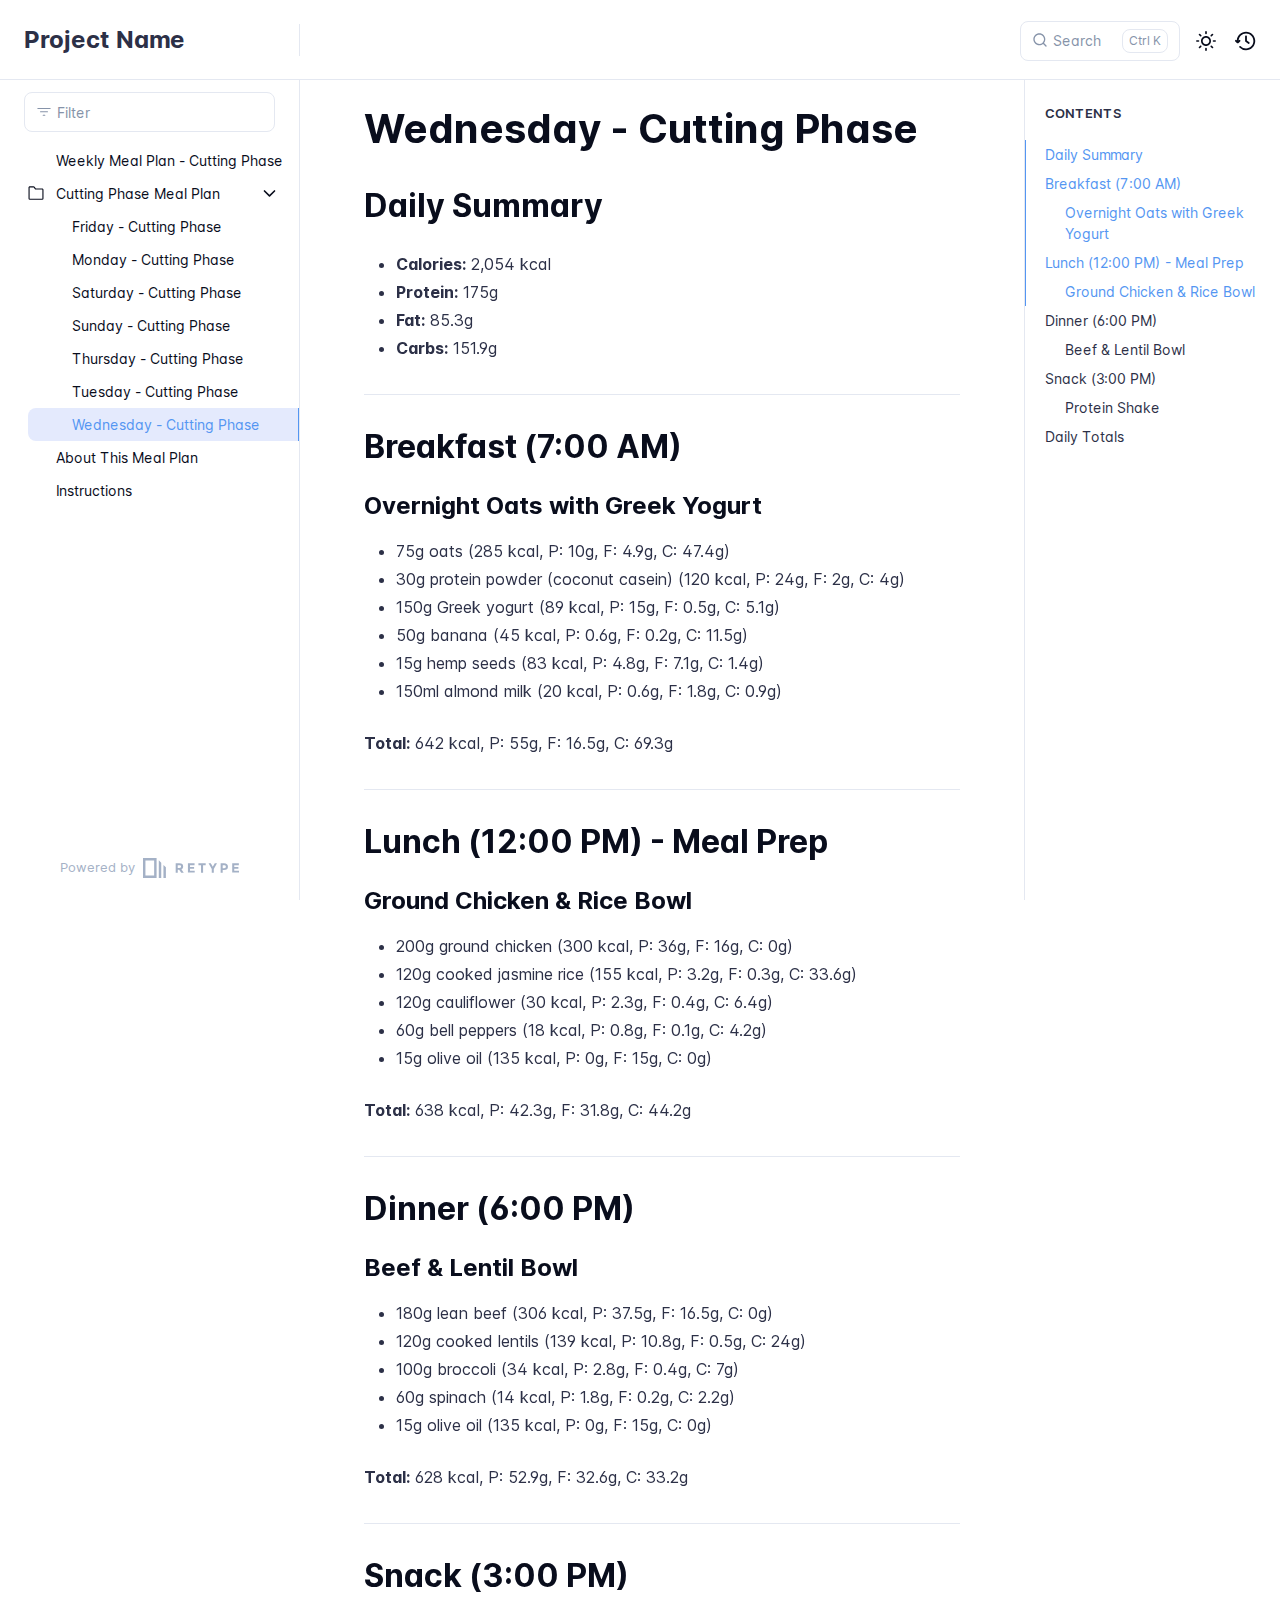
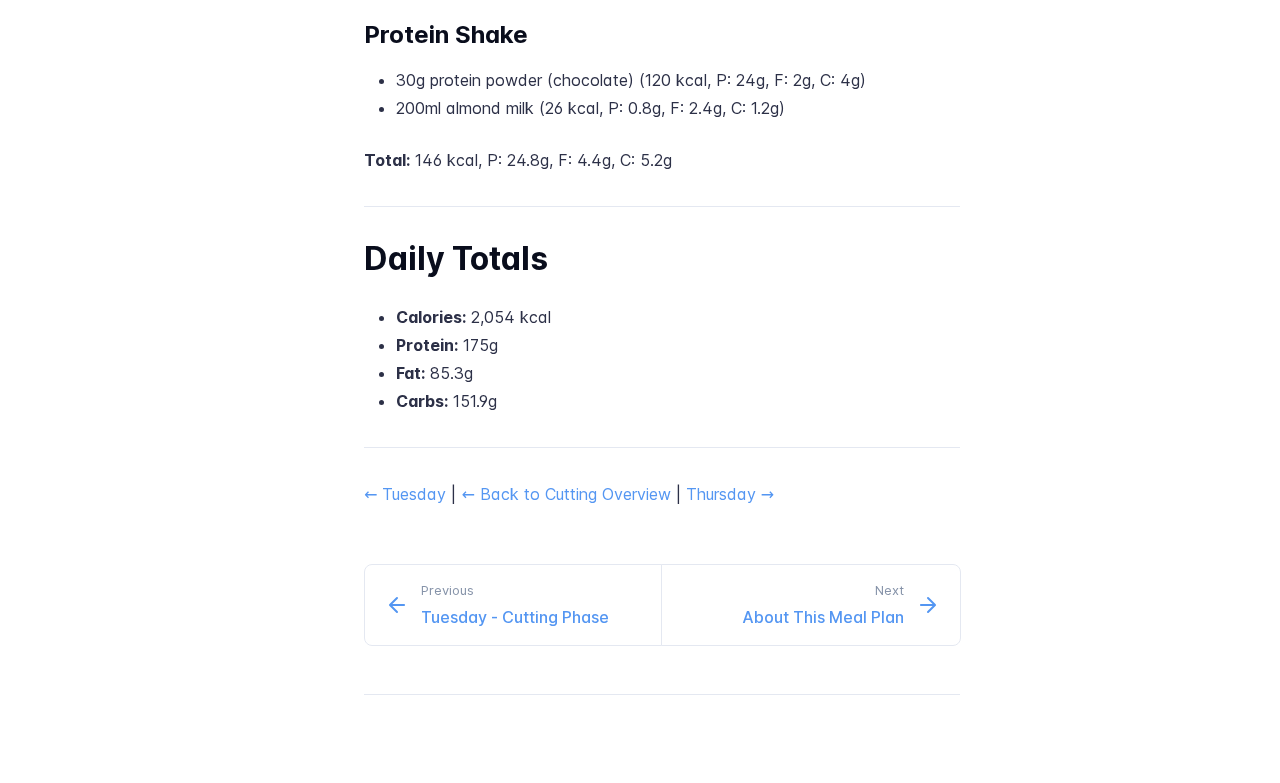
<file: cutting/wednesday/index.html>
<!DOCTYPE html>
<html lang="en" class="h-full">
<head>
    <meta charset="UTF-8">
    <meta name="viewport" content="width=device-width,initial-scale=1">
    <meta name="turbo-cache-control" content="no-cache" data-turbo-track="reload" data-track-token="3.11.0.805043332021">

    <!-- See retype.com -->
    <meta name="generator" content="Retype 3.11.0">

    <!-- Primary Meta Tags -->
    <title>Wednesday - Cutting Phase</title>
    <meta name="title" content="Wednesday - Cutting Phase">
    <meta name="description" content="Calories: 2,054 kcal">

    <!-- Canonical -->
    <link rel="canonical" href="/cutting/wednesday/">

    <!-- Open Graph / Facebook -->
    <meta property="og:type" content="website">
    <meta property="og:url" content="/cutting/wednesday/">
    <meta property="og:title" content="Wednesday - Cutting Phase">
    <meta property="og:description" content="Calories: 2,054 kcal">

    <!-- Twitter -->
    <meta property="twitter:card" content="summary_large_image">
    <meta property="twitter:url" content="/cutting/wednesday/">
    <meta property="twitter:title" content="Wednesday - Cutting Phase">
    <meta property="twitter:description" content="Calories: 2,054 kcal">

    <script data-cfasync="false">(function(){var cl=document.documentElement.classList,ls=localStorage.getItem("retype_scheme"),hd=cl.contains("dark"),hl=cl.contains("light"),wm=window.matchMedia&&window.matchMedia("(prefers-color-scheme: dark)").matches;if(ls==="dark"||(!ls&&wm&&!hd&&!hl)){cl.remove("light");cl.add("dark")}else if(ls==="light"||(!ls&&!wm&&!hd&&!hl)){cl.remove("dark");cl.add("light")}})();</script>

    <link href="../../resources/css/retype.css?v=3.11.0.805043332021" rel="stylesheet">

    <script data-cfasync="false" src="../../resources/js/config.js?v=3.11.0.805043332021" data-turbo-eval="false" defer></script>
    <script data-cfasync="false" src="../../resources/js/retype.js?v=3.11.0" data-turbo-eval="false" defer></script>
    <script id="lunr-js" data-cfasync="false" src="../../resources/js/lunr.js?v=3.11.0.805043332021" data-turbo-eval="false" defer></script>
</head>
<body>
    <div id="retype-app" class="relative text-base antialiased text-base-text bg-base-bg font-body">
        <div class="absolute bottom-0 left-0" style="top: 5rem; right: 50%"></div>
    
        <header id="retype-header" class="sticky top-0 z-30 flex w-full h-16 bg-header-bg border-b border-header-border md:h-20">
            <div class="container relative flex items-center justify-between pr-6 grow md:justify-start">
                <!-- Mobile menu button skeleton -->
                <button v-cloak class="skeleton retype-mobile-menu-button flex items-center justify-center shrink-0 overflow-hidden dark:text-white focus:outline-none rounded-full w-10 h-10 ml-3.5 md:hidden"><svg xmlns="http://www.w3.org/2000/svg" class="mb-px shrink-0" width="24" height="24" viewBox="0 0 24 24" role="presentation" style="margin-bottom: 0px;"><g fill="currentColor"><path d="M2 4h20v2H2zM2 11h20v2H2zM2 18h20v2H2z"></path></g></svg></button>
                <div v-cloak id="retype-sidebar-left-toggle-button"></div>
        
                <!-- Logo -->
                <div class="flex items-center justify-between h-full py-2 md:w-75">
                    <div class="flex items-center px-2 md:px-6">
                        <a id="retype-branding-logo" href="../../" class="flex items-center leading-snug text-2xl">
                            <span class="dark:text-white font-bold line-clamp-1 md:line-clamp-2">Project Name</span>
                        </a>
                    </div>
        
                    <span class="hidden h-8 border-r md:inline-block border-base-border"></span>
                </div>
        
                <div class="flex justify-between md:grow">
                    <!-- Top Nav -->
                    <nav id="retype-header-nav" class="hidden md:flex">
                        <ul class="flex flex-col mb-4 md:pl-16 md:mb-0 md:flex-row md:items-center">
                            
                        </ul>
                    </nav>
        
                    <!-- Header Right Skeleton -->
                    <div v-cloak class="flex justify-end grow skeleton">
        
                        <!-- Search input mock -->
                        <div class="relative hidden w-40 lg:block lg:max-w-sm lg:ml-auto">
                            <div class="absolute flex items-center justify-center h-full pl-3 dark:text-dark-300">
                                <svg xmlns="http://www.w3.org/2000/svg" class="icon-base" width="16" height="16" viewBox="0 0 24 24" aria-labelledby="icon" role="presentation" style="margin-bottom: 1px;"><g fill="currentColor" ><path d="M21.71 20.29l-3.68-3.68A8.963 8.963 0 0020 11c0-4.96-4.04-9-9-9s-9 4.04-9 9 4.04 9 9 9c2.12 0 4.07-.74 5.61-1.97l3.68 3.68c.2.19.45.29.71.29s.51-.1.71-.29c.39-.39.39-1.03 0-1.42zM4 11c0-3.86 3.14-7 7-7s7 3.14 7 7c0 1.92-.78 3.66-2.04 4.93-.01.01-.02.01-.02.01-.01.01-.01.01-.01.02A6.98 6.98 0 0111 18c-3.86 0-7-3.14-7-7z" ></path></g></svg>
                            </div>
                            <input class="w-full h-10 placeholder-search-placeholder transition-colors duration-200 ease-in bg-search-bg border border-transparent rounded md:text-sm hover:border-search-border-hover focus:outline-none focus:border-search-border-focus" style="padding: 0.625rem 0.75rem 0.625rem 2rem" type="text" placeholder="Search">
                        </div>
        
                        <!-- Mobile search button -->
                        <div class="flex items-center justify-center w-10 h-10 lg:hidden">
                            <svg xmlns="http://www.w3.org/2000/svg" class="shrink-0 icon-base" width="20" height="20" viewBox="0 0 24 24" aria-labelledby="icon" role="presentation" style="margin-bottom: 0px;"><g fill="currentColor" ><path d="M21.71 20.29l-3.68-3.68A8.963 8.963 0 0020 11c0-4.96-4.04-9-9-9s-9 4.04-9 9 4.04 9 9 9c2.12 0 4.07-.74 5.61-1.97l3.68 3.68c.2.19.45.29.71.29s.51-.1.71-.29c.39-.39.39-1.03 0-1.42zM4 11c0-3.86 3.14-7 7-7s7 3.14 7 7c0 1.92-.78 3.66-2.04 4.93-.01.01-.02.01-.02.01-.01.01-.01.01-.01.02A6.98 6.98 0 0111 18c-3.86 0-7-3.14-7-7z" ></path></g></svg>
                        </div>
        
                        <!-- Dark mode switch placeholder -->
                        <div class="w-10 h-10 lg:ml-2"></div>
        
                        <!-- History button -->
                        <div class="flex items-center justify-center w-10 h-10" style="margin-right: -0.625rem;">
                            <svg xmlns="http://www.w3.org/2000/svg" class="shrink-0 icon-base" width="22" height="22" viewBox="0 0 24 24" aria-labelledby="icon" role="presentation" style="margin-bottom: 0px;"><g fill="currentColor" ><g ><path d="M12.01 6.01c-.55 0-1 .45-1 1V12a1 1 0 00.4.8l3 2.22a.985.985 0 001.39-.2.996.996 0 00-.21-1.4l-2.6-1.92V7.01c.02-.55-.43-1-.98-1z"></path><path d="M12.01 1.91c-5.33 0-9.69 4.16-10.05 9.4l-.29-.26a.997.997 0 10-1.34 1.48l1.97 1.79c.19.17.43.26.67.26s.48-.09.67-.26l1.97-1.79a.997.997 0 10-1.34-1.48l-.31.28c.34-4.14 3.82-7.41 8.05-7.41 4.46 0 8.08 3.63 8.08 8.09s-3.63 8.08-8.08 8.08c-2.18 0-4.22-.85-5.75-2.4a.996.996 0 10-1.42 1.4 10.02 10.02 0 007.17 2.99c5.56 0 10.08-4.52 10.08-10.08.01-5.56-4.52-10.09-10.08-10.09z"></path></g></g></svg>
                        </div>
                    </div>
        
                    <div v-cloak class="flex justify-end grow">
                        <div id="retype-mobile-search-button"></div>
                        <doc-search-desktop></doc-search-desktop>
        
                        <doc-theme-switch class="lg:ml-2"></doc-theme-switch>
                        <doc-history></doc-history>
                    </div>
                </div>
            </div>
        </header>
    
    
        <div id="retype-container" class="container relative flex bg-white">
            <!-- Sidebar Skeleton -->
            <div v-cloak class="fixed flex flex-col shrink-0 duration-300 ease-in-out bg-sidebar-left-bg border-sidebar-left-border sidebar top-20 w-75 border-r h-screen md:sticky transition-transform skeleton">
            
                <div class="flex items-center h-16 px-6">
                    <input class="w-full h-8 px-3 py-2 transition-colors duration-200 ease-linear bg-filter-bg border border-filter-border rounded shadow-none text-sm focus:outline-none focus:border-filter-border-focus" type="text" placeholder="Filter">
                </div>
            
                <div class="pl-6 mt-1 mb-4">
                    <div class="w-32 h-3 mb-4 bg-skeleton-bg rounded-full loading"></div>
                    <div class="w-48 h-3 mb-4 bg-skeleton-bg rounded-full loading"></div>
                    <div class="w-40 h-3 mb-4 bg-skeleton-bg rounded-full loading"></div>
                    <div class="w-32 h-3 mb-4 bg-skeleton-bg rounded-full loading"></div>
                    <div class="w-48 h-3 mb-4 bg-skeleton-bg rounded-full loading"></div>
                    <div class="w-40 h-3 mb-4 bg-skeleton-bg rounded-full loading"></div>
                </div>
            
                <div class="shrink-0 mt-auto bg-transparent dark:border-base-border">
                    <a class="flex items-center justify-center flex-nowrap h-16 text-gray-350 dark:text-dark-400 hover:text-gray-600 dark:hover:text-dark-300 transition-colors duration-150 ease-in docs-powered-by" target="_blank" href="https://retype.com/" rel="noopener">
                        <span class="text-xs whitespace-nowrap">Powered by</span>
                        <svg xmlns="http://www.w3.org/2000/svg" class="ml-2" fill="currentColor" width="96" height="20" overflow="visible"><path d="M0 0v20h13.59V0H0zm11.15 17.54H2.44V2.46h8.71v15.08zM15.8 20h2.44V4.67L15.8 2.22zM20.45 6.89V20h2.44V9.34z"/><g><path d="M40.16 8.44c0 1.49-.59 2.45-1.75 2.88l2.34 3.32h-2.53l-2.04-2.96h-1.43v2.96h-2.06V5.36h3.5c1.43 0 2.46.24 3.07.73s.9 1.27.9 2.35zm-2.48 1.1c.26-.23.38-.59.38-1.09 0-.5-.13-.84-.4-1.03s-.73-.28-1.39-.28h-1.54v2.75h1.5c.72 0 1.2-.12 1.45-.35zM51.56 5.36V7.2h-4.59v1.91h4.13v1.76h-4.13v1.92h4.74v1.83h-6.79V5.36h6.64zM60.09 7.15v7.48h-2.06V7.15h-2.61V5.36h7.28v1.79h-2.61zM70.81 14.64h-2.06v-3.66l-3.19-5.61h2.23l1.99 3.45 1.99-3.45H74l-3.19 5.61v3.66zM83.99 6.19c.65.55.97 1.4.97 2.55s-.33 1.98-1 2.51-1.68.8-3.04.8h-1.23v2.59h-2.06V5.36h3.26c1.42 0 2.45.28 3.1.83zm-1.51 3.65c.25-.28.37-.69.37-1.22s-.16-.92-.48-1.14c-.32-.23-.82-.34-1.5-.34H79.7v3.12h1.38c.68 0 1.15-.14 1.4-.42zM95.85 5.36V7.2h-4.59v1.91h4.13v1.76h-4.13v1.92H96v1.83h-6.79V5.36h6.64z"/></g></svg>
                    </a>
                </div>
            </div>
            
            <!-- Sidebar component -->
            <doc-sidebar v-cloak>
                <template #sidebar-footer>
                    <div class="shrink-0 mt-auto border-t md:bg-transparent md:border-none dark:border-base-border">
            
                        <a class="flex items-center justify-center flex-nowrap h-16 text-gray-350 dark:text-dark-400 hover:text-gray-600 dark:hover:text-dark-300 transition-colors duration-150 ease-in docs-powered-by" target="_blank" href="https://retype.com/" rel="noopener">
                            <span class="text-xs whitespace-nowrap">Powered by</span>
                            <svg xmlns="http://www.w3.org/2000/svg" class="ml-2" fill="currentColor" width="96" height="20" overflow="visible"><path d="M0 0v20h13.59V0H0zm11.15 17.54H2.44V2.46h8.71v15.08zM15.8 20h2.44V4.67L15.8 2.22zM20.45 6.89V20h2.44V9.34z"/><g><path d="M40.16 8.44c0 1.49-.59 2.45-1.75 2.88l2.34 3.32h-2.53l-2.04-2.96h-1.43v2.96h-2.06V5.36h3.5c1.43 0 2.46.24 3.07.73s.9 1.27.9 2.35zm-2.48 1.1c.26-.23.38-.59.38-1.09 0-.5-.13-.84-.4-1.03s-.73-.28-1.39-.28h-1.54v2.75h1.5c.72 0 1.2-.12 1.45-.35zM51.56 5.36V7.2h-4.59v1.91h4.13v1.76h-4.13v1.92h4.74v1.83h-6.79V5.36h6.64zM60.09 7.15v7.48h-2.06V7.15h-2.61V5.36h7.28v1.79h-2.61zM70.81 14.64h-2.06v-3.66l-3.19-5.61h2.23l1.99 3.45 1.99-3.45H74l-3.19 5.61v3.66zM83.99 6.19c.65.55.97 1.4.97 2.55s-.33 1.98-1 2.51-1.68.8-3.04.8h-1.23v2.59h-2.06V5.36h3.26c1.42 0 2.45.28 3.1.83zm-1.51 3.65c.25-.28.37-.69.37-1.22s-.16-.92-.48-1.14c-.32-.23-.82-.34-1.5-.34H79.7v3.12h1.38c.68 0 1.15-.14 1.4-.42zM95.85 5.36V7.2h-4.59v1.91h4.13v1.76h-4.13v1.92H96v1.83h-6.79V5.36h6.64z"/></g></svg>
                        </a>
                    </div>
                </template>
            </doc-sidebar>
    
            <div class="grow min-w-0 bg-body-bg">
                <!-- Render "toolbar" template here on api pages --><!-- Render page content -->
                <div class="flex">
                    <div id="retype-main" class="min-w-0 p-4 grow md:px-16">
                        <main class="relative pb-12 lg:pt-2">
                            <div class="retype-markdown" id="retype-content">
                                <!-- Rendered if sidebar right is enabled -->
                                <div id="retype-sidebar-right-toggle"></div>
                                <!-- Page content  -->
<doc-anchor-target id="wednesday---cutting-phase" class="break-words">
    <h1>
        <doc-anchor-trigger class="header-anchor-trigger" to="#wednesday---cutting-phase">#</doc-anchor-trigger>
        <span>Wednesday - Cutting Phase</span>
    </h1>
</doc-anchor-target>
<doc-anchor-target id="daily-summary">
    <h2>
        <doc-anchor-trigger class="header-anchor-trigger" to="#daily-summary">#</doc-anchor-trigger>
        <span>Daily Summary</span>
    </h2>
</doc-anchor-target>
<ul>
<li><strong>Calories:</strong> 2,054 kcal</li>
<li><strong>Protein:</strong> 175g</li>
<li><strong>Fat:</strong> 85.3g</li>
<li><strong>Carbs:</strong> 151.9g</li>
</ul>
<hr>
<doc-anchor-target id="breakfast-700-am">
    <h2>
        <doc-anchor-trigger class="header-anchor-trigger" to="#breakfast-700-am">#</doc-anchor-trigger>
        <span>Breakfast (7:00 AM)</span>
    </h2>
</doc-anchor-target>
<doc-anchor-target id="overnight-oats-with-greek-yogurt">
    <h3>
        <doc-anchor-trigger class="header-anchor-trigger" to="#overnight-oats-with-greek-yogurt">#</doc-anchor-trigger>
        <span>Overnight Oats with Greek Yogurt</span>
    </h3>
</doc-anchor-target>
<ul>
<li>75g oats (285 kcal, P: 10g, F: 4.9g, C: 47.4g)</li>
<li>30g protein powder (coconut casein) (120 kcal, P: 24g, F: 2g, C: 4g)</li>
<li>150g Greek yogurt (89 kcal, P: 15g, F: 0.5g, C: 5.1g)</li>
<li>50g banana (45 kcal, P: 0.6g, F: 0.2g, C: 11.5g)</li>
<li>15g hemp seeds (83 kcal, P: 4.8g, F: 7.1g, C: 1.4g)</li>
<li>150ml almond milk (20 kcal, P: 0.6g, F: 1.8g, C: 0.9g)</li>
</ul>
<p><strong>Total:</strong> 642 kcal, P: 55g, F: 16.5g, C: 69.3g</p>
<hr>
<doc-anchor-target id="lunch-1200-pm---meal-prep">
    <h2>
        <doc-anchor-trigger class="header-anchor-trigger" to="#lunch-1200-pm---meal-prep">#</doc-anchor-trigger>
        <span>Lunch (12:00 PM) - Meal Prep</span>
    </h2>
</doc-anchor-target>
<doc-anchor-target id="ground-chicken--rice-bowl">
    <h3>
        <doc-anchor-trigger class="header-anchor-trigger" to="#ground-chicken--rice-bowl">#</doc-anchor-trigger>
        <span>Ground Chicken &amp; Rice Bowl</span>
    </h3>
</doc-anchor-target>
<ul>
<li>200g ground chicken (300 kcal, P: 36g, F: 16g, C: 0g)</li>
<li>120g cooked jasmine rice (155 kcal, P: 3.2g, F: 0.3g, C: 33.6g)</li>
<li>120g cauliflower (30 kcal, P: 2.3g, F: 0.4g, C: 6.4g)</li>
<li>60g bell peppers (18 kcal, P: 0.8g, F: 0.1g, C: 4.2g)</li>
<li>15g olive oil (135 kcal, P: 0g, F: 15g, C: 0g)</li>
</ul>
<p><strong>Total:</strong> 638 kcal, P: 42.3g, F: 31.8g, C: 44.2g</p>
<hr>
<doc-anchor-target id="dinner-600-pm">
    <h2>
        <doc-anchor-trigger class="header-anchor-trigger" to="#dinner-600-pm">#</doc-anchor-trigger>
        <span>Dinner (6:00 PM)</span>
    </h2>
</doc-anchor-target>
<doc-anchor-target id="beef--lentil-bowl">
    <h3>
        <doc-anchor-trigger class="header-anchor-trigger" to="#beef--lentil-bowl">#</doc-anchor-trigger>
        <span>Beef &amp; Lentil Bowl</span>
    </h3>
</doc-anchor-target>
<ul>
<li>180g lean beef (306 kcal, P: 37.5g, F: 16.5g, C: 0g)</li>
<li>120g cooked lentils (139 kcal, P: 10.8g, F: 0.5g, C: 24g)</li>
<li>100g broccoli (34 kcal, P: 2.8g, F: 0.4g, C: 7g)</li>
<li>60g spinach (14 kcal, P: 1.8g, F: 0.2g, C: 2.2g)</li>
<li>15g olive oil (135 kcal, P: 0g, F: 15g, C: 0g)</li>
</ul>
<p><strong>Total:</strong> 628 kcal, P: 52.9g, F: 32.6g, C: 33.2g</p>
<hr>
<doc-anchor-target id="snack-300-pm">
    <h2>
        <doc-anchor-trigger class="header-anchor-trigger" to="#snack-300-pm">#</doc-anchor-trigger>
        <span>Snack (3:00 PM)</span>
    </h2>
</doc-anchor-target>
<doc-anchor-target id="protein-shake">
    <h3>
        <doc-anchor-trigger class="header-anchor-trigger" to="#protein-shake">#</doc-anchor-trigger>
        <span>Protein Shake</span>
    </h3>
</doc-anchor-target>
<ul>
<li>30g protein powder (chocolate) (120 kcal, P: 24g, F: 2g, C: 4g)</li>
<li>200ml almond milk (26 kcal, P: 0.8g, F: 2.4g, C: 1.2g)</li>
</ul>
<p><strong>Total:</strong> 146 kcal, P: 24.8g, F: 4.4g, C: 5.2g</p>
<hr>
<doc-anchor-target id="daily-totals">
    <h2>
        <doc-anchor-trigger class="header-anchor-trigger" to="#daily-totals">#</doc-anchor-trigger>
        <span>Daily Totals</span>
    </h2>
</doc-anchor-target>
<ul>
<li><strong>Calories:</strong> 2,054 kcal</li>
<li><strong>Protein:</strong> 175g</li>
<li><strong>Fat:</strong> 85.3g</li>
<li><strong>Carbs:</strong> 151.9g</li>
</ul>
<hr>
<p><strong><a href="../tuesday/">← Tuesday</a></strong> | <strong><a href="../">← Back to Cutting Overview</a></strong> | <strong><a href="../thursday/">Thursday →</a></strong></p>

                                
                                <!-- Required only on API pages -->
                                <doc-toolbar-member-filter-no-results></doc-toolbar-member-filter-no-results>
                            </div>
                            <footer id="retype-content-footer" class="clear-both">
                            
                                <nav id="retype-nextprev" class="print:hidden flex mt-14">
                                    <div class="w-1/2">
                                        <a class="px-5 py-4 h-full flex items-center break-normal font-medium text-body-link border border-base-border hover:border-base-border-hover rounded-l-lg transition-colors duration-150 relative hover:z-5" href="../../cutting/tuesday/">
                                            <svg xmlns="http://www.w3.org/2000/svg" class="mr-3" width="24" height="24" viewBox="0 0 24 24" fill="currentColor" overflow="visible"><path d="M19 11H7.41l5.29-5.29a.996.996 0 10-1.41-1.41l-7 7a1 1 0 000 1.42l7 7a1.024 1.024 0 001.42-.01.996.996 0 000-1.41L7.41 13H19c.55 0 1-.45 1-1s-.45-1-1-1z" /><path fill="none" d="M0 0h24v24H0z" /></svg>
                                            <span>
                                                <span class="block text-xs font-normal text-base-text-muted">Previous</span>
                                                <span class="block mt-1">Tuesday - Cutting Phase</span>
                                            </span>
                                        </a>
                                    </div>
                            
                                    <div class="w-1/2">
                                        <a class="px-5 py-4 -mx-px h-full flex items-center justify-end break-normal font-medium text-body-link border border-base-border hover:border-base-border-hover rounded-r-lg transition-colors duration-150 relative hover:z-5" href="../../about/">
                                            <span>
                                                <span class="block text-xs font-normal text-right text-base-text-muted">Next</span>
                                                <span class="block mt-1">About This Meal Plan</span>
                                            </span>
                                            <svg xmlns="http://www.w3.org/2000/svg" class="ml-3" width="24" height="24" viewBox="0 0 24 24" fill="currentColor" overflow="visible"><path d="M19.92 12.38a1 1 0 00-.22-1.09l-7-7a.996.996 0 10-1.41 1.41l5.3 5.3H5c-.55 0-1 .45-1 1s.45 1 1 1h11.59l-5.29 5.29a.996.996 0 000 1.41c.19.2.44.3.7.3s.51-.1.71-.29l7-7c.09-.09.16-.21.21-.33z" /><path fill="none" d="M0 0h24v24H0z" /></svg>
                                        </a>
                                    </div>
                                </nav>
                            </footer>
                        </main>
                
                        <div id="retype-page-footer" class="print:border-none border-t border-base-border pt-6 mb-8">
                            <footer class="flex flex-wrap items-center justify-between print:justify-center">
                                <div id="retype-footer-links" class="print:hidden">
                                    <ul class="flex flex-wrap items-center text-sm">
                                    </ul>
                                </div>
                                <div id="retype-copyright" class="print:justify-center py-2 text-footer-text font-footer-link-weight text-sm leading-relaxed"></div>
                            </footer>
                        </div>
                    </div>
                
                    <!-- Rendered if sidebar right is enabled -->
                    <!-- Sidebar right skeleton-->
                    <div v-cloak class="fixed top-0 bottom-0 right-0 translate-x-full bg-sidebar-right-bg border-sidebar-right-border lg:sticky lg:border-l lg:shrink-0 lg:pt-6 lg:transform-none sm:w-1/2 lg:w-64 lg:z-0 md:w-104 sidebar-right skeleton">
                        <div class="pl-5">
                            <div class="w-32 h-3 mb-4 bg-skeleton-bg rounded-full loading"></div>
                            <div class="w-48 h-3 mb-4 bg-skeleton-bg rounded-full loading"></div>
                            <div class="w-40 h-3 mb-4 bg-skeleton-bg rounded-full loading"></div>
                        </div>
                    </div>
                
                    <!-- User should be able to hide sidebar right -->
                    <doc-sidebar-right v-cloak></doc-sidebar-right>
                </div>

            </div>
        </div>
    
        <doc-search-mobile></doc-search-mobile>
        <doc-back-to-top></doc-back-to-top>
    </div>


    <div id="retype-overlay-target"></div>

    <script data-cfasync="false">window.__DOCS__ = { "title": "Wednesday - Cutting Phase", level: 2, icon: "file", hasPrism: false, hasMermaid: false, hasMath: false, tocDepth: 23 }</script>
</body>
</html>
</file>
